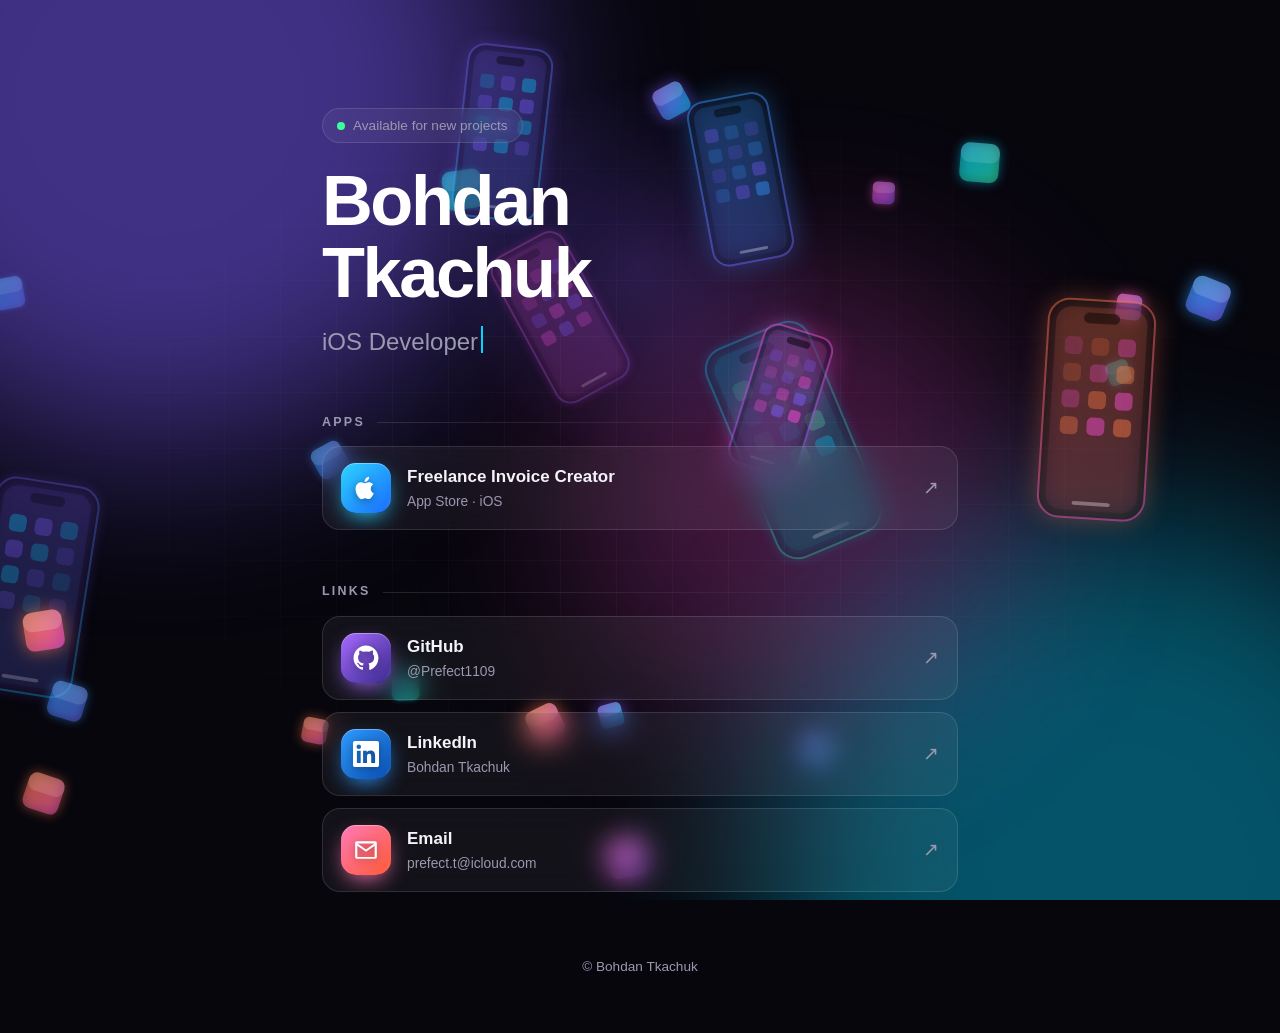
<file: index.html>
<!DOCTYPE html>
<html lang="en">
<head>
  <meta charset="utf-8">
  <title>Bohdan Tkachuk — iOS Developer</title>
  <meta name="description" content="Bohdan Tkachuk — iOS developer. Apps, LinkedIn and GitHub.">
  <meta name="viewport" content="width=device-width, initial-scale=1">
  <meta name="theme-color" content="#07060d">
  <style>
    :root {
      --bg:#07060d; --fg:#f4f3fa; --muted:#9b98b0;
      --glass:rgba(255,255,255,.05); --line:rgba(255,255,255,.12);
      --a:#7c5cff; --b:#00d4ff; --c:#ff4fd8;
    }
    * { box-sizing:border-box; }
    html { scroll-behavior:smooth; }
    body {
      margin:0; min-height:100vh; background:var(--bg); color:var(--fg); overflow-x:hidden;
      font:17px/1.55 -apple-system, BlinkMacSystemFont, "SF Pro Display", "Segoe UI", Roboto, sans-serif;
    }

    /* animated background */
    .bg { position:fixed; inset:0; z-index:-2; overflow:hidden; }
    .blob { position:absolute; width:55vmax; height:55vmax; border-radius:50%; filter:blur(90px); opacity:.5; will-change:transform; }
    .blob.one { background:var(--a); top:-20vmax; left:-15vmax; animation:float1 18s ease-in-out infinite alternate; }
    .blob.two { background:var(--b); bottom:-25vmax; right:-15vmax; opacity:.38; animation:float2 22s ease-in-out infinite alternate; }
    .blob.three { background:var(--c); top:30%; left:45%; width:35vmax; height:35vmax; opacity:.25; animation:float3 26s ease-in-out infinite alternate; }
    @keyframes float1 { to { transform:translate(25vmax,18vmax) scale(1.2); } }
    @keyframes float2 { to { transform:translate(-22vmax,-15vmax) scale(.85); } }
    @keyframes float3 { to { transform:translate(-18vmax,12vmax) scale(1.3); } }
    .grid {
      position:fixed; inset:0; z-index:-1; pointer-events:none;
      background-image:linear-gradient(var(--line) 1px, transparent 1px), linear-gradient(90deg, var(--line) 1px, transparent 1px);
      background-size:56px 56px; opacity:.25;
      -webkit-mask-image:radial-gradient(ellipse at center, #000 20%, transparent 75%);
              mask-image:radial-gradient(ellipse at center, #000 20%, transparent 75%);
    }
    #fx { position:fixed; inset:0; width:100%; height:100%; z-index:-1; pointer-events:none; }
    .cursor-glow {
      position:fixed; width:420px; height:420px; border-radius:50%; pointer-events:none; z-index:-1;
      background:radial-gradient(circle, rgba(124,92,255,.22), transparent 65%);
      transform:translate(-50%,-50%); left:50%; top:30%; transition:opacity .3s;
    }

    main { max-width:680px; margin:0 auto; padding:clamp(56px,12vh,120px) 22px 56px; }

    /* hero */
    .badge {
      display:inline-flex; align-items:center; gap:8px; padding:6px 14px; border-radius:99px;
      background:var(--glass); border:1px solid var(--line); backdrop-filter:blur(10px);
      font-size:.85rem; color:var(--muted); margin-bottom:22px;
    }
    .dot { width:8px; height:8px; border-radius:50%; background:#3dff9a; box-shadow:0 0 0 0 rgba(61,255,154,.7); animation:pulse 2s infinite; }
    @keyframes pulse { 70% { box-shadow:0 0 0 10px rgba(61,255,154,0); } 100% { box-shadow:0 0 0 0 rgba(61,255,154,0); } }

    h1 {
      font-size:clamp(2.6rem,9vw,4.4rem); line-height:1.02; letter-spacing:-.035em; margin:0 0 14px; font-weight:800;
      background:linear-gradient(110deg, #fff 20%, var(--b) 40%, var(--a) 60%, var(--c) 80%, #fff);
      background-size:250% 100%; -webkit-background-clip:text; background-clip:text; color:transparent;
      animation:shine 6s linear infinite;
    }
    @keyframes shine { to { background-position:-250% 0; } }
    .role { font-size:clamp(1.15rem,3.5vw,1.5rem); color:var(--muted); margin:0 0 6px; min-height:1.6em; }
    .caret { display:inline-block; width:2px; height:1.1em; background:var(--b); margin-left:3px; vertical-align:-3px; animation:blink 1s steps(1) infinite; }
    @keyframes blink { 50% { opacity:0; } }

    h2 {
      font-size:.78rem; text-transform:uppercase; letter-spacing:.18em; color:var(--muted);
      margin:52px 0 14px; display:flex; align-items:center; gap:12px;
    }
    h2::after { content:""; flex:1; height:1px; background:linear-gradient(90deg, var(--line), transparent); }

    /* cards */
    .list { display:grid; gap:12px; perspective:900px; }
    a.item {
      position:relative; display:flex; align-items:center; gap:16px; padding:16px 18px; border-radius:18px;
      background:var(--glass); border:1px solid var(--line); backdrop-filter:blur(14px); -webkit-backdrop-filter:blur(14px);
      color:var(--fg); text-decoration:none; overflow:hidden;
      transition:transform .25s ease, border-color .25s, box-shadow .25s;
      transform-style:preserve-3d; will-change:transform;
    }
    a.item::before { /* spotlight following mouse */
      content:""; position:absolute; inset:0; opacity:0; transition:opacity .3s; pointer-events:none;
      background:radial-gradient(260px circle at var(--mx,50%) var(--my,50%), rgba(124,92,255,.28), transparent 70%);
    }
    a.item:hover { border-color:rgba(124,92,255,.7); box-shadow:0 12px 40px -12px rgba(124,92,255,.55); }
    a.item:hover::before { opacity:1; }
    a.item:focus-visible { outline:2px solid var(--b); outline-offset:3px; }
    .ico {
      --g1:var(--a); --g2:var(--b);
      position:relative; flex:none; width:50px; height:50px; border-radius:15px; display:grid; place-items:center;
      background:linear-gradient(135deg, var(--g1), var(--g2));
      box-shadow:0 8px 22px -6px var(--g1), inset 0 1px 0 rgba(255,255,255,.35);
      transition:transform .45s cubic-bezier(.34,1.56,.64,1), box-shadow .3s;
    }
    .ico::before { /* spinning glow ring */
      content:""; position:absolute; inset:-3px; border-radius:18px; z-index:-1; opacity:0; transition:opacity .3s;
      background:conic-gradient(from 0deg, var(--g1), var(--g2), var(--c), var(--g1));
      filter:blur(6px); animation:spin 3s linear infinite paused;
    }
    .ico::after { /* shine sweep */
      content:""; position:absolute; inset:0; border-radius:inherit; overflow:hidden;
      background:linear-gradient(115deg, transparent 35%, rgba(255,255,255,.55) 50%, transparent 65%);
      background-size:250% 100%; background-position:150% 0; transition:background-position .7s;
    }
    a.item:hover .ico { transform:scale(1.14) rotate(-8deg); box-shadow:0 12px 30px -4px var(--g1), inset 0 1px 0 rgba(255,255,255,.4); }
    a.item:hover .ico::before { opacity:.9; animation-play-state:running; }
    a.item:hover .ico::after { background-position:-50% 0; }
    .ico svg { position:relative; z-index:1; width:26px; height:26px; fill:#fff; filter:drop-shadow(0 2px 4px rgba(0,0,0,.35)); animation:bob 3.6s ease-in-out infinite; }
    a.item:hover .ico svg { animation:wiggle .6s ease; }
    .ico.apple    { --g1:#8e8e93; --g2:#2c2c2e; }
    .ico.store    { --g1:#2dd4ff; --g2:#1a6bff; }
    .ico.github   { --g1:#a66bff; --g2:#3b2a8f; }
    .ico.linkedin { --g1:#2f9bff; --g2:#0a4fb3; }
    .ico.mail     { --g1:#ff7ab8; --g2:#ff5a36; }
    @keyframes spin { to { transform:rotate(360deg); } }
    @keyframes bob { 50% { transform:translateY(-2px); } }
    @keyframes wiggle { 25% { transform:rotate(-14deg) scale(1.1); } 55% { transform:rotate(10deg) scale(1.1); } 100% { transform:rotate(0); } }
    .txt { flex:1; min-width:0; }
    .txt b { display:block; font-weight:650; }
    .txt small { color:var(--muted); font-size:.86rem; overflow:hidden; text-overflow:ellipsis; white-space:nowrap; display:block; }
    .arrow { color:var(--muted); transition:transform .25s, color .25s; font-size:1.2rem; }
    a.item:hover .arrow { transform:translate(4px,-4px); color:var(--fg); }

    footer { margin-top:64px; color:var(--muted); font-size:.85rem; text-align:center; }

    /* entrance animation */
    .reveal { opacity:0; transform:translateY(24px); animation:in .8s cubic-bezier(.2,.8,.2,1) forwards; animation-delay:calc(var(--i,0) * 110ms + 100ms); }
    @keyframes in { to { opacity:1; transform:none; } }

    @media (prefers-reduced-motion: reduce) {
      *, *::before, *::after { animation-duration:.001s !important; animation-iteration-count:1 !important; transition:none !important; }
    }
  </style>
</head>
<body>
  <div class="bg"><div class="blob one"></div><div class="blob two"></div><div class="blob three"></div></div>
  <canvas id="fx"></canvas>
  <div class="grid"></div>
  <div class="cursor-glow" id="glow"></div>

  <main>
    <div class="badge reveal" style="--i:0"><span class="dot"></span> Available for new projects</div>
    <h1 class="reveal" style="--i:1">Bohdan<br>Tkachuk</h1>
    <p class="role reveal" style="--i:2"><span id="type"></span><span class="caret"></span></p>

    <h2 class="reveal" style="--i:3">Apps</h2>
    <div class="list">
      <a class="item reveal" style="--i:4" href="https://apps.apple.com/us/app/freelance-invoice-creator/id6751070527" target="_blank" rel="noopener">
        <span class="ico store"><svg viewBox="0 0 24 24"><path d="M16.37 12.6c-.03-2.6 2.13-3.85 2.23-3.91-1.21-1.77-3.1-2.01-3.77-2.04-1.6-.16-3.13.95-3.94.95-.82 0-2.07-.93-3.4-.9-1.75.03-3.36 1.02-4.26 2.58-1.82 3.15-.47 7.82 1.3 10.38.87 1.25 1.9 2.66 3.26 2.61 1.31-.05 1.8-.85 3.38-.85 1.58 0 2.03.85 3.4.82 1.41-.02 2.3-1.28 3.16-2.54 1-1.46 1.41-2.87 1.43-2.94-.03-.01-2.75-1.05-2.78-4.16zM13.76 4.96c.72-.87 1.2-2.08 1.07-3.29-1.04.04-2.29.69-3.04 1.56-.67.77-1.25 2-1.1 3.19 1.16.09 2.35-.59 3.07-1.46z"/></svg></span>
        <span class="txt"><b>Freelance Invoice Creator</b><small>App Store · iOS</small></span>
        <span class="arrow">↗</span>
      </a>
    </div>

    <h2 class="reveal" style="--i:5">Links</h2>
    <div class="list">
      <a class="item reveal" style="--i:6" href="https://github.com/Prefect1109" target="_blank" rel="noopener">
        <span class="ico github"><svg viewBox="0 0 24 24"><path d="M12 .5C5.7.5.5 5.7.5 12c0 5.1 3.3 9.4 7.9 10.9.6.1.8-.3.8-.6v-2c-3.2.7-3.9-1.5-3.9-1.5-.5-1.3-1.3-1.7-1.3-1.7-1-.7.1-.7.1-.7 1.2.1 1.8 1.2 1.8 1.2 1 1.8 2.8 1.3 3.4 1 .1-.8.4-1.3.7-1.6-2.6-.3-5.3-1.3-5.3-5.7 0-1.3.5-2.3 1.2-3.1-.1-.3-.5-1.5.1-3.1 0 0 1-.3 3.2 1.2a11 11 0 0 1 5.8 0c2.2-1.5 3.200-1.2 3.200-1.200.6 1.600.2 2.800.1 3.100.8.800 1.200 1.800 1.200 3.100 0 4.400-2.700 5.400-5.300 5.700.4.400.8 1.100.8 2.200v3.200c0 .3.2.7.8.6A11.500 11.500 0 0 0 23.500 12C23.500 5.700 18.300.5 12 .5z"/></svg></span>
        <span class="txt"><b>GitHub</b><small>@Prefect1109</small></span>
        <span class="arrow">↗</span>
      </a>
      <a class="item reveal" style="--i:7" href="https://www.linkedin.com/in/bogdan-tkachuk/" target="_blank" rel="noopener">
        <span class="ico linkedin"><svg viewBox="0 0 24 24"><path d="M20.4 20.4h-3.600v-5.600c0-1.300 0-3-1.800-3s-2.100 1.400-2.100 2.900v5.700H9.300V9h3.400v1.600c.5-.9 1.600-1.800 3.400-1.800 3.600 0 4.300 2.400 4.300 5.500v6.100zM5.300 7.400a2.100 2.100 0 1 1 0-4.200 2.100 2.100 0 0 1 0 4.200zM7.100 20.400H3.600V9h3.500v11.400zM22.200 0H1.800C.8 0 0 .8 0 1.700v20.600c0 .9.8 1.700 1.800 1.700h20.400c1 0 1.800-.8 1.800-1.700V1.700C24 .8 23.200 0 22.200 0z"/></svg></span>
        <span class="txt"><b>LinkedIn</b><small>Bohdan Tkachuk</small></span>
        <span class="arrow">↗</span>
      </a>
      <a class="item reveal" style="--i:8" href="mailto:prefect.t@icloud.com">
        <span class="ico mail"><svg viewBox="0 0 24 24"><path d="M2 5.500C2 4.700 2.700 4 3.500 4h17c.8 0 1.500.7 1.500 1.500v13c0 .8-.7 1.500-1.500 1.500h-17c-.8 0-1.500-.7-1.500-1.500v-13zm2.200.5L12 11.500 19.800 6H4.200zM20 8l-8 5.600L4 8v10.500h16V8z"/></svg></span>
        <span class="txt"><b>Email</b><small>prefect.t@icloud.com</small></span>
        <span class="arrow">↗</span>
      </a>
    </div>

    <footer class="reveal" style="--i:9">© Bohdan Tkachuk</footer>
  </main>

  <script>
    // typing effect
    (function () {
      var words = ["iOS Developer", "App Store publisher", "Building things for iPhone"];
      var el = document.getElementById("type"), w = 0, c = 0, del = false;
      if (window.matchMedia("(prefers-reduced-motion: reduce)").matches) { el.textContent = words[0]; return; }
      function tick() {
        var word = words[w];
        el.textContent = word.slice(0, c);
        if (!del && c === word.length) { del = true; return setTimeout(tick, 1600); }
        if (del && c === 0) { del = false; w = (w + 1) % words.length; return setTimeout(tick, 350); }
        c += del ? -1 : 1;
        setTimeout(tick, del ? 30 : 70);
      }
      setTimeout(tick, 900);
    })();


    // living background: floating iPhones + app icons
    (function () {
      var cv = document.getElementById("fx"), ctx = cv.getContext("2d");
      var reduce = window.matchMedia("(prefers-reduced-motion: reduce)").matches;
      var W, H, dpr, items = [], mx = 0, my = 0, tx = 0, ty = 0, t = 0;
      var PAL = [["#7c5cff", "#00d4ff"], ["#ff4fd8", "#7c5cff"], ["#00d4ff", "#3dff9a"], ["#ff7a45", "#ff4fd8"], ["#2f9bff", "#7c5cff"]];

      function rr(x, y, w, h, r) {
        ctx.beginPath();
        ctx.moveTo(x + r, y); ctx.arcTo(x + w, y, x + w, y + h, r); ctx.arcTo(x + w, y + h, x, y + h, r);
        ctx.arcTo(x, y + h, x, y, r); ctx.arcTo(x, y, x + w, y, r); ctx.closePath();
      }

      function size() {
        dpr = Math.min(window.devicePixelRatio || 1, 2);
        W = cv.width = innerWidth * dpr; H = cv.height = innerHeight * dpr;
        items = [];
        var phones = innerWidth < 700 ? 4 : 7, icons = innerWidth < 700 ? 10 : 18, i;
        for (i = 0; i < phones; i++) items.push({
          k: "phone", x: Math.random() * W, y: Math.random() * H, z: .35 + Math.random() * .65,
          s: (70 + Math.random() * 60) * dpr, rot: (Math.random() - .5) * .9, vr: (Math.random() - .5) * .0016,
          vy: -(.12 + Math.random() * .25) * dpr, ph: Math.random() * 6.28, pal: PAL[i % PAL.length]
        });
        for (i = 0; i < icons; i++) items.push({
          k: "icon", x: Math.random() * W, y: Math.random() * H, z: .3 + Math.random() * .7,
          s: (20 + Math.random() * 20) * dpr, rot: (Math.random() - .5) * .8, vr: (Math.random() - .5) * .003,
          vy: -(.18 + Math.random() * .35) * dpr, ph: Math.random() * 6.28, pal: PAL[(i + 2) % PAL.length]
        });
        items.sort(function (a, b) { return a.z - b.z; });
      }
      addEventListener("resize", size); size();
      addEventListener("pointermove", function (e) { tx = (e.clientX / innerWidth - .5); ty = (e.clientY / innerHeight - .5); });

      function phone(it, x, y) {
        var w = it.s, h = it.s * 2.05, r = w * .2;
        ctx.save(); ctx.translate(x, y); ctx.rotate(it.rot + Math.sin(t * .5 + it.ph) * .08);
        ctx.globalAlpha = .12 + it.z * .38;
        // body glow
        ctx.shadowColor = it.pal[0]; ctx.shadowBlur = 28 * dpr * it.z;
        rr(-w / 2, -h / 2, w, h, r);
        ctx.fillStyle = "rgba(10,9,20,.75)"; ctx.fill();
        ctx.shadowBlur = 0;
        ctx.lineWidth = 2 * dpr; var g = ctx.createLinearGradient(-w / 2, -h / 2, w / 2, h / 2);
        g.addColorStop(0, it.pal[0]); g.addColorStop(1, it.pal[1]); ctx.strokeStyle = g; ctx.stroke();
        // screen
        var m = w * .07; rr(-w / 2 + m, -h / 2 + m, w - 2 * m, h - 2 * m, r * .75);
        var sg = ctx.createLinearGradient(0, -h / 2, 0, h / 2);
        sg.addColorStop(0, it.pal[0] + "55"); sg.addColorStop(1, it.pal[1] + "22"); ctx.fillStyle = sg; ctx.fill();
        // dynamic island
        rr(-w * .17, -h / 2 + m * 1.7, w * .34, w * .1, w * .05); ctx.fillStyle = "#000"; ctx.fill();
        // mini app grid, pulsing
        var cols = 3, rows = 4, cell = (w - 2 * m) / (cols + .6), gx = -w / 2 + m + cell * .4, gy = -h / 2 + m * 5;
        for (var yy = 0; yy < rows; yy++) for (var xx = 0; xx < cols; xx++) {
          var pu = .5 + .5 * Math.sin(t * 1.6 + it.ph + xx * .9 + yy * .7);
          rr(gx + xx * cell * 1.05, gy + yy * cell * 1.05, cell * .7, cell * .7, cell * .2);
          ctx.fillStyle = (xx + yy) % 2 ? it.pal[0] : it.pal[1]; ctx.globalAlpha = (.12 + it.z * .38) * (.35 + pu * .65); ctx.fill();
        }
        ctx.globalAlpha = .12 + it.z * .38;
        // home indicator
        rr(-w * .18, h / 2 - m * 2.2, w * .36, w * .035, w * .02); ctx.fillStyle = "rgba(255,255,255,.7)"; ctx.fill();
        ctx.restore();
      }

      function icon(it, x, y) {
        var s = it.s;
        ctx.save(); ctx.translate(x, y); ctx.rotate(it.rot + Math.sin(t * .7 + it.ph) * .12);
        ctx.globalAlpha = .15 + it.z * .5; ctx.shadowColor = it.pal[0]; ctx.shadowBlur = 18 * dpr * it.z;
        rr(-s / 2, -s / 2, s, s, s * .225);
        var g = ctx.createLinearGradient(-s / 2, -s / 2, s / 2, s / 2);
        g.addColorStop(0, it.pal[0]); g.addColorStop(1, it.pal[1]); ctx.fillStyle = g; ctx.fill();
        ctx.shadowBlur = 0; ctx.fillStyle = "rgba(255,255,255,.28)";
        rr(-s / 2, -s / 2, s, s * .5, s * .225); ctx.fill();
        ctx.restore();
      }

      function frame() {
        t += .016; mx += (tx - mx) * .04; my += (ty - my) * .04;
        ctx.clearRect(0, 0, W, H);
        for (var i = 0; i < items.length; i++) {
          var it = items[i];
          it.y += it.vy * (reduce ? 0 : 1); it.rot += it.vr * (reduce ? 0 : 1);
          var m = it.s * 2.5;
          if (it.y < -m) { it.y = H + m; it.x = Math.random() * W; }
          var x = it.x + Math.sin(t * .6 + it.ph) * 18 * dpr - mx * 90 * it.z * dpr;
          var y = it.y + Math.cos(t * .5 + it.ph) * 12 * dpr - my * 90 * it.z * dpr;
          (it.k === "phone" ? phone : icon)(it, x, y);
        }
        if (!reduce) requestAnimationFrame(frame);
      }
      frame();
    })();

    // cursor glow
    var glow = document.getElementById("glow");
    window.addEventListener("pointermove", function (e) {
      glow.style.left = e.clientX + "px"; glow.style.top = e.clientY + "px";
    });

    // 3D tilt + spotlight on cards
    document.querySelectorAll("a.item").forEach(function (card) {
      card.addEventListener("pointermove", function (e) {
        var r = card.getBoundingClientRect(), x = e.clientX - r.left, y = e.clientY - r.top;
        card.style.setProperty("--mx", x + "px"); card.style.setProperty("--my", y + "px");
        var rx = ((y / r.height) - .5) * -8, ry = ((x / r.width) - .5) * 8;
        card.style.transform = "rotateX(" + rx + "deg) rotateY(" + ry + "deg) translateY(-2px)";
      });
      card.addEventListener("pointerleave", function () { card.style.transform = ""; });
    });
  </script>
</body>
</html>
</file>
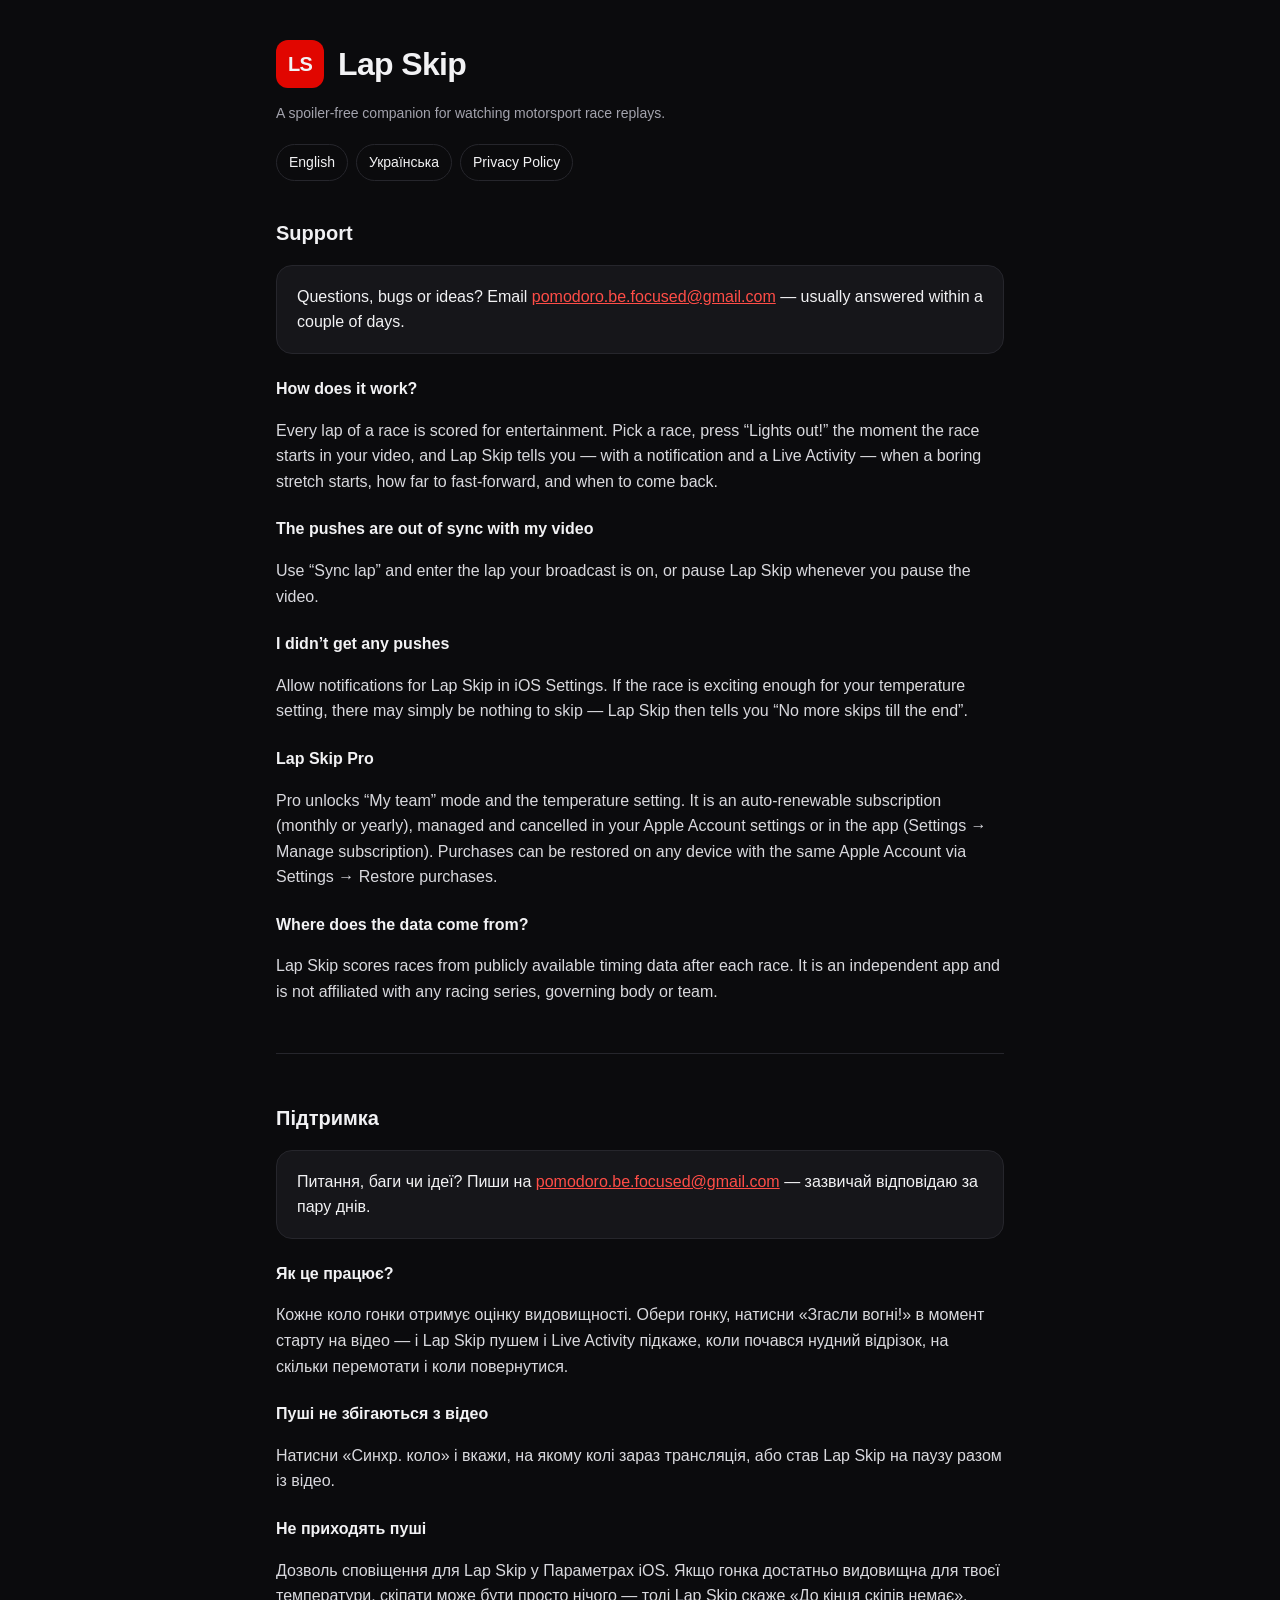
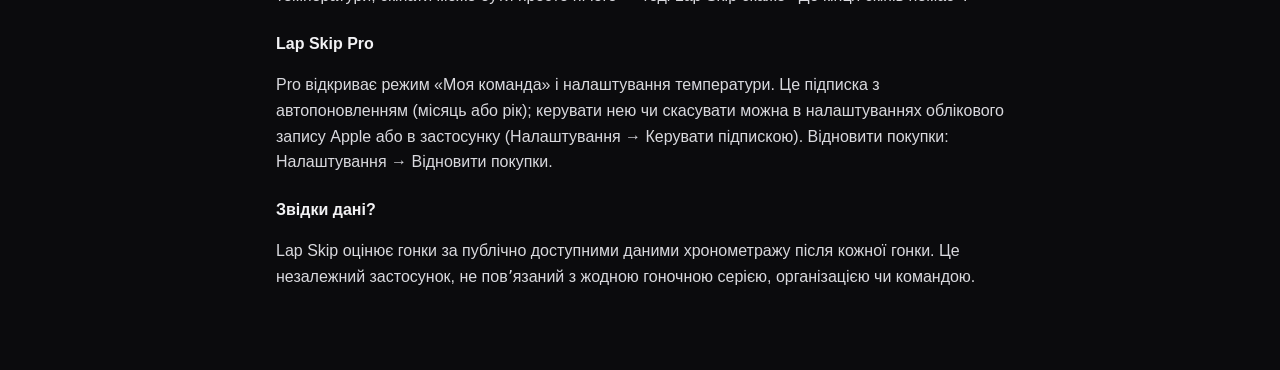
<file: lapskip/index.html>
<!doctype html>
<html lang="en">
<head>
<meta charset="utf-8"><meta name="viewport" content="width=device-width,initial-scale=1">
<title>Lap Skip — Support</title>
<meta name="description" content="Lap Skip: a spoiler-free companion for race replays. Support, FAQ and contact.">
<link rel="stylesheet" href="/lapskip/style.css">
</head>
<body><main>
<header><div class="logo">LS</div><h1>Lap Skip</h1></header>
<p class="muted">A spoiler-free companion for watching motorsport race replays.</p>
<div class="lang"><a href="#en">English</a><a href="#uk">Українська</a><a href="https://prefect1109.github.io/lap-skip-private-policy/">Privacy Policy</a></div>

<section id="en">
<h2>Support</h2>
<div class="card">Questions, bugs or ideas? Email <a href="mailto:pomodoro.be.focused@gmail.com?subject=Lap%20Skip">pomodoro.be.focused@gmail.com</a> — usually answered within a couple of days.</div>
<h3>How does it work?</h3>
<p>Every lap of a race is scored for entertainment. Pick a race, press “Lights out!” the moment the race starts in your video, and Lap Skip tells you — with a notification and a Live Activity — when a boring stretch starts, how far to fast-forward, and when to come back.</p>
<h3>The pushes are out of sync with my video</h3>
<p>Use “Sync lap” and enter the lap your broadcast is on, or pause Lap Skip whenever you pause the video.</p>
<h3>I didn’t get any pushes</h3>
<p>Allow notifications for Lap Skip in iOS Settings. If the race is exciting enough for your temperature setting, there may simply be nothing to skip — Lap Skip then tells you “No more skips till the end”.</p>
<h3>Lap Skip Pro</h3>
<p>Pro unlocks “My team” mode and the temperature setting. It is an auto-renewable subscription (monthly or yearly), managed and cancelled in your Apple Account settings or in the app (Settings → Manage subscription). Purchases can be restored on any device with the same Apple Account via Settings → Restore purchases.</p>
<h3>Where does the data come from?</h3>
<p>Lap Skip scores races from publicly available timing data after each race. It is an independent app and is not affiliated with any racing series, governing body or team.</p>
</section>

<hr>
<section id="uk" lang="uk">
<h2>Підтримка</h2>
<div class="card">Питання, баги чи ідеї? Пиши на <a href="mailto:pomodoro.be.focused@gmail.com?subject=Lap%20Skip">pomodoro.be.focused@gmail.com</a> — зазвичай відповідаю за пару днів.</div>
<h3>Як це працює?</h3>
<p>Кожне коло гонки отримує оцінку видовищності. Обери гонку, натисни «Згасли вогні!» в момент старту на відео — і Lap Skip пушем і Live Activity підкаже, коли почався нудний відрізок, на скільки перемотати і коли повернутися.</p>
<h3>Пуші не збігаються з відео</h3>
<p>Натисни «Синхр. коло» і вкажи, на якому колі зараз трансляція, або став Lap Skip на паузу разом із відео.</p>
<h3>Не приходять пуші</h3>
<p>Дозволь сповіщення для Lap Skip у Параметрах iOS. Якщо гонка достатньо видовищна для твоєї температури, скіпати може бути просто нічого — тоді Lap Skip скаже «До кінця скіпів немає».</p>
<h3>Lap Skip Pro</h3>
<p>Pro відкриває режим «Моя команда» і налаштування температури. Це підписка з автопоновленням (місяць або рік); керувати нею чи скасувати можна в налаштуваннях облікового запису Apple або в застосунку (Налаштування → Керувати підпискою). Відновити покупки: Налаштування → Відновити покупки.</p>
<h3>Звідки дані?</h3>
<p>Lap Skip оцінює гонки за публічно доступними даними хронометражу після кожної гонки. Це незалежний застосунок, не повʼязаний з жодною гоночною серією, організацією чи командою.</p>
</section>
</main></body></html>
</file>
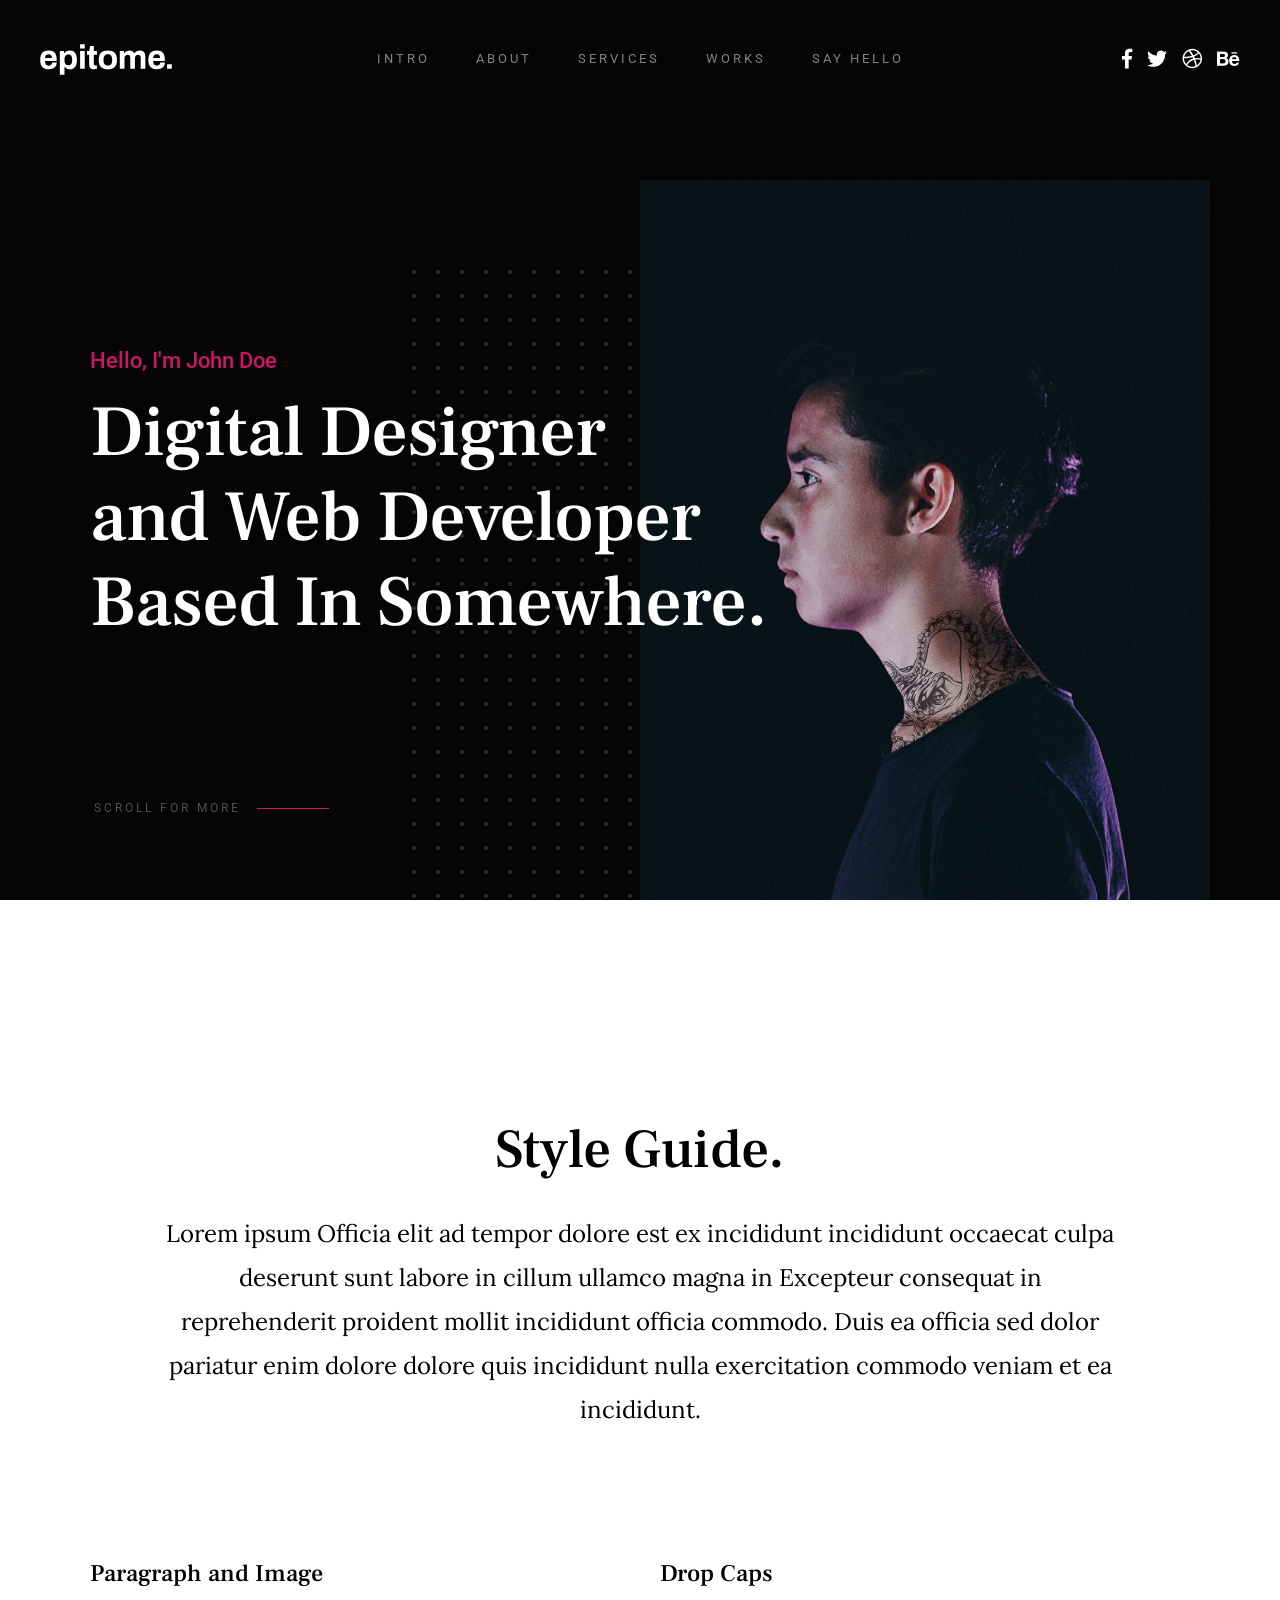
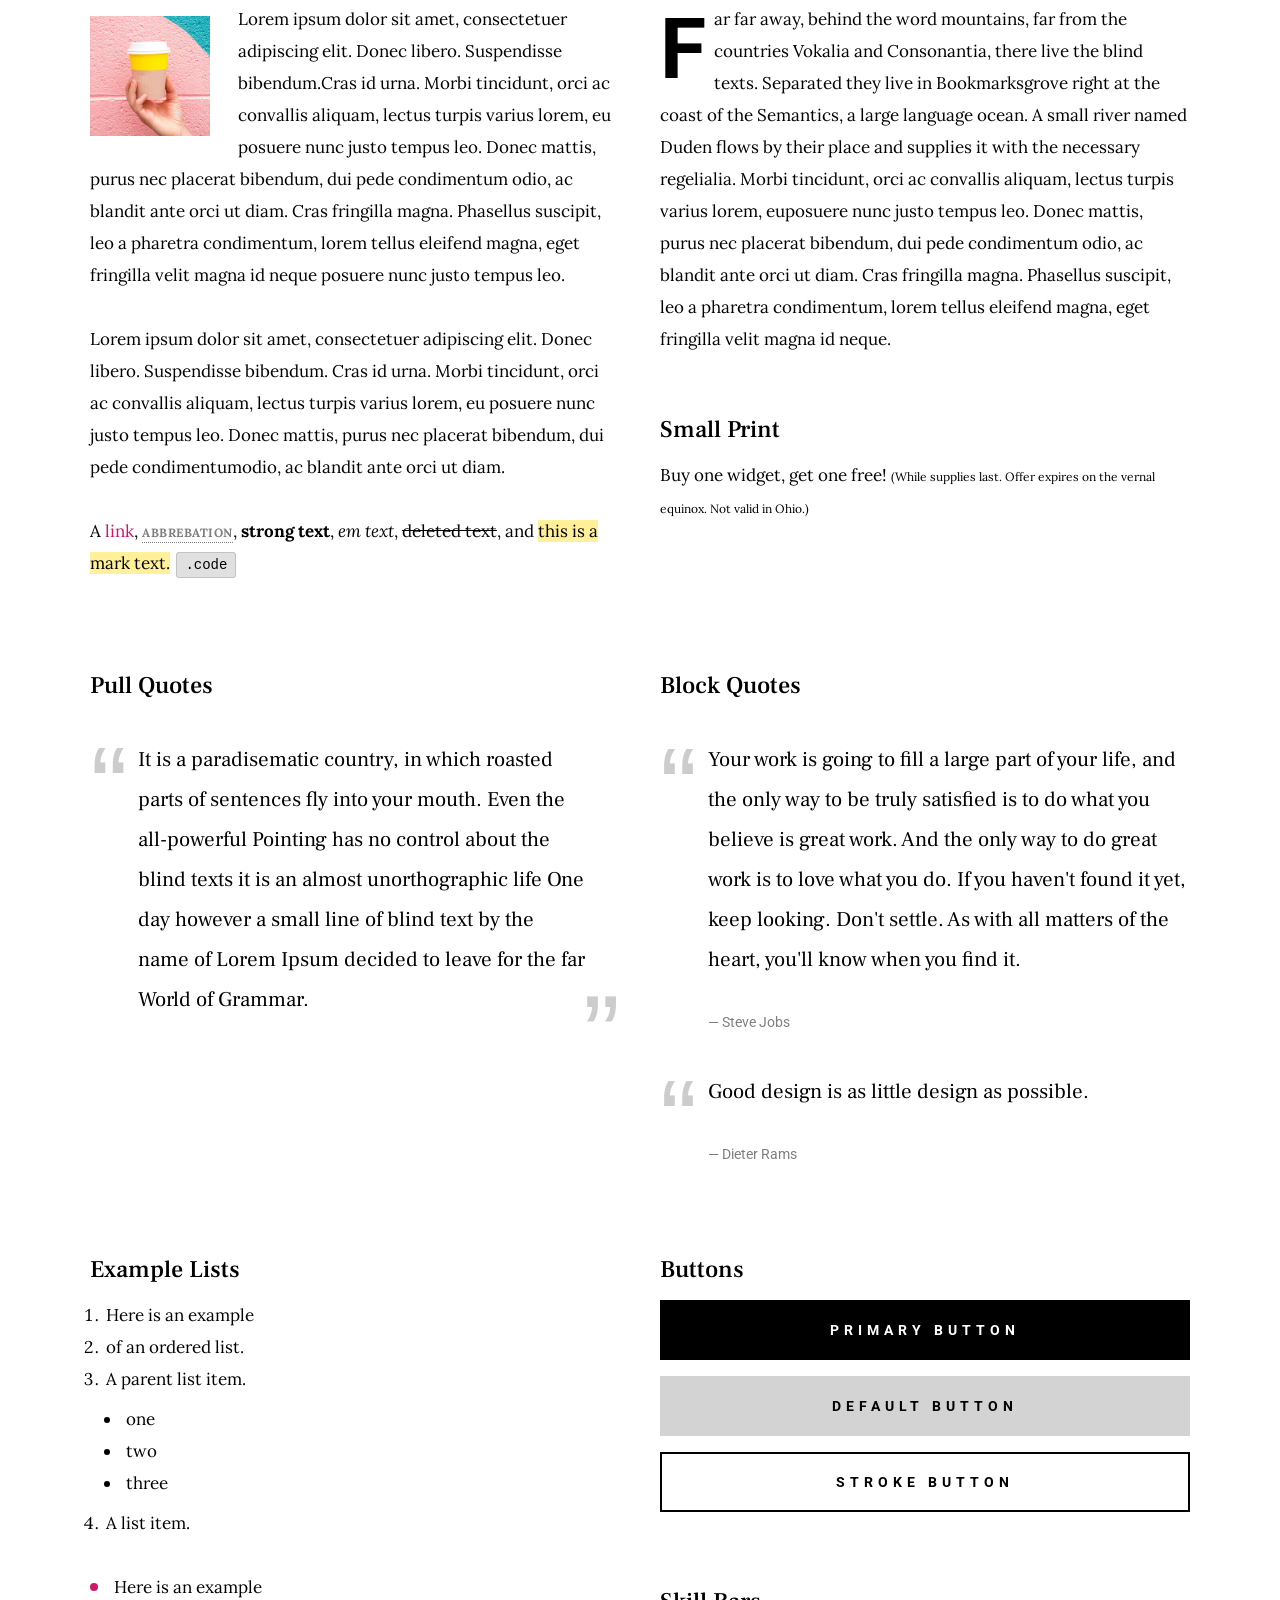
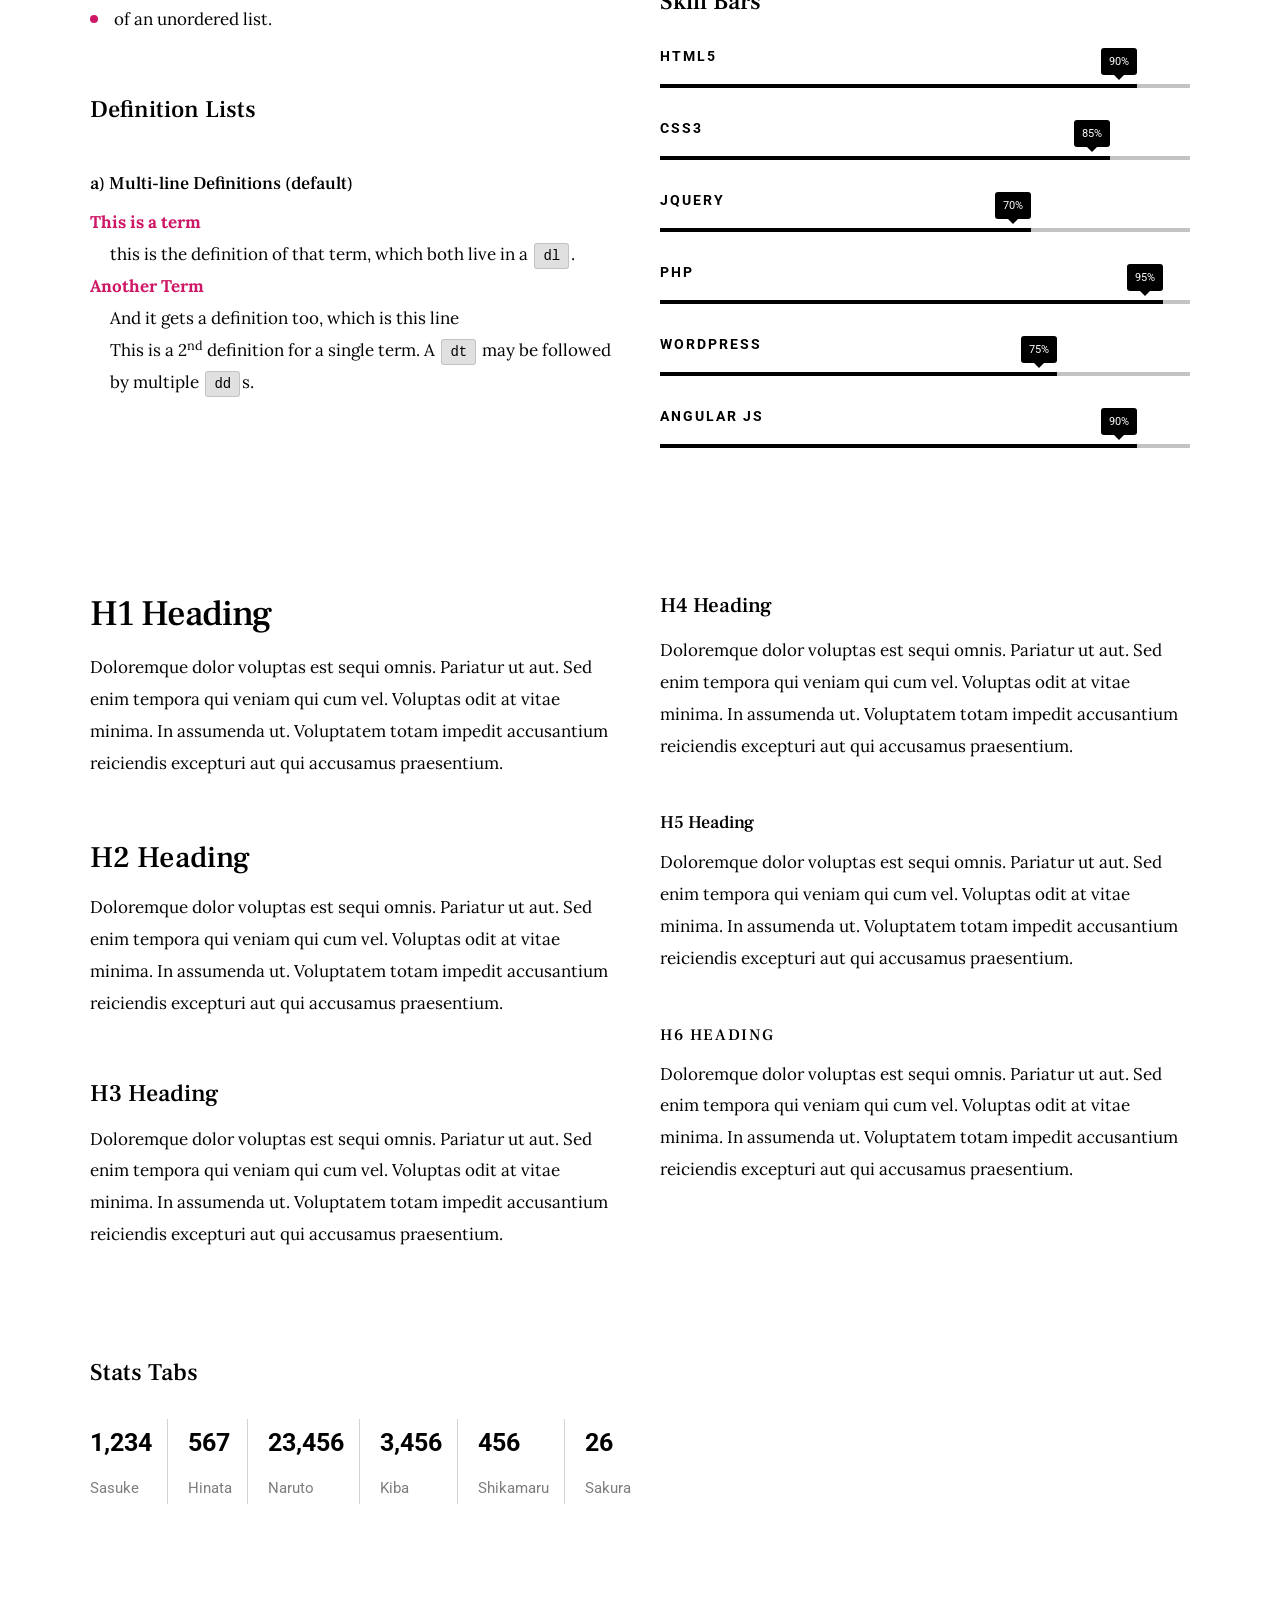
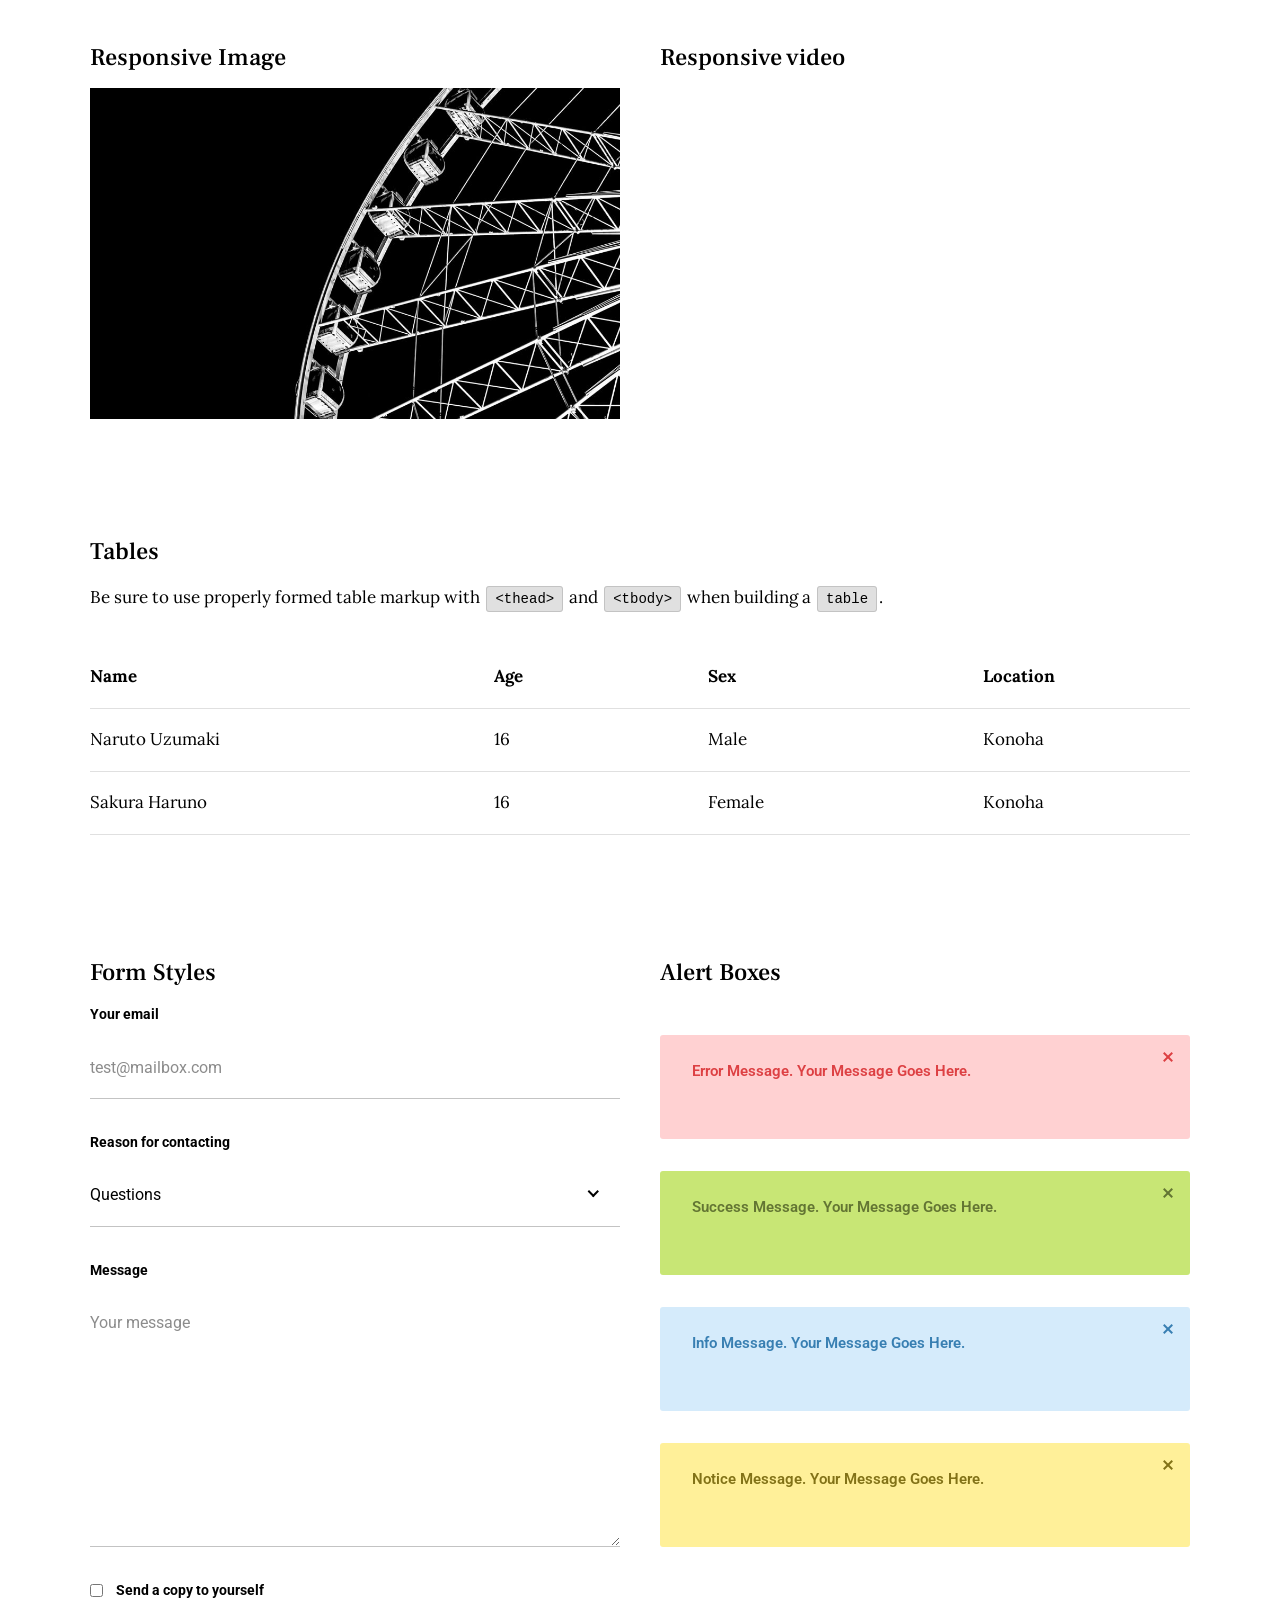
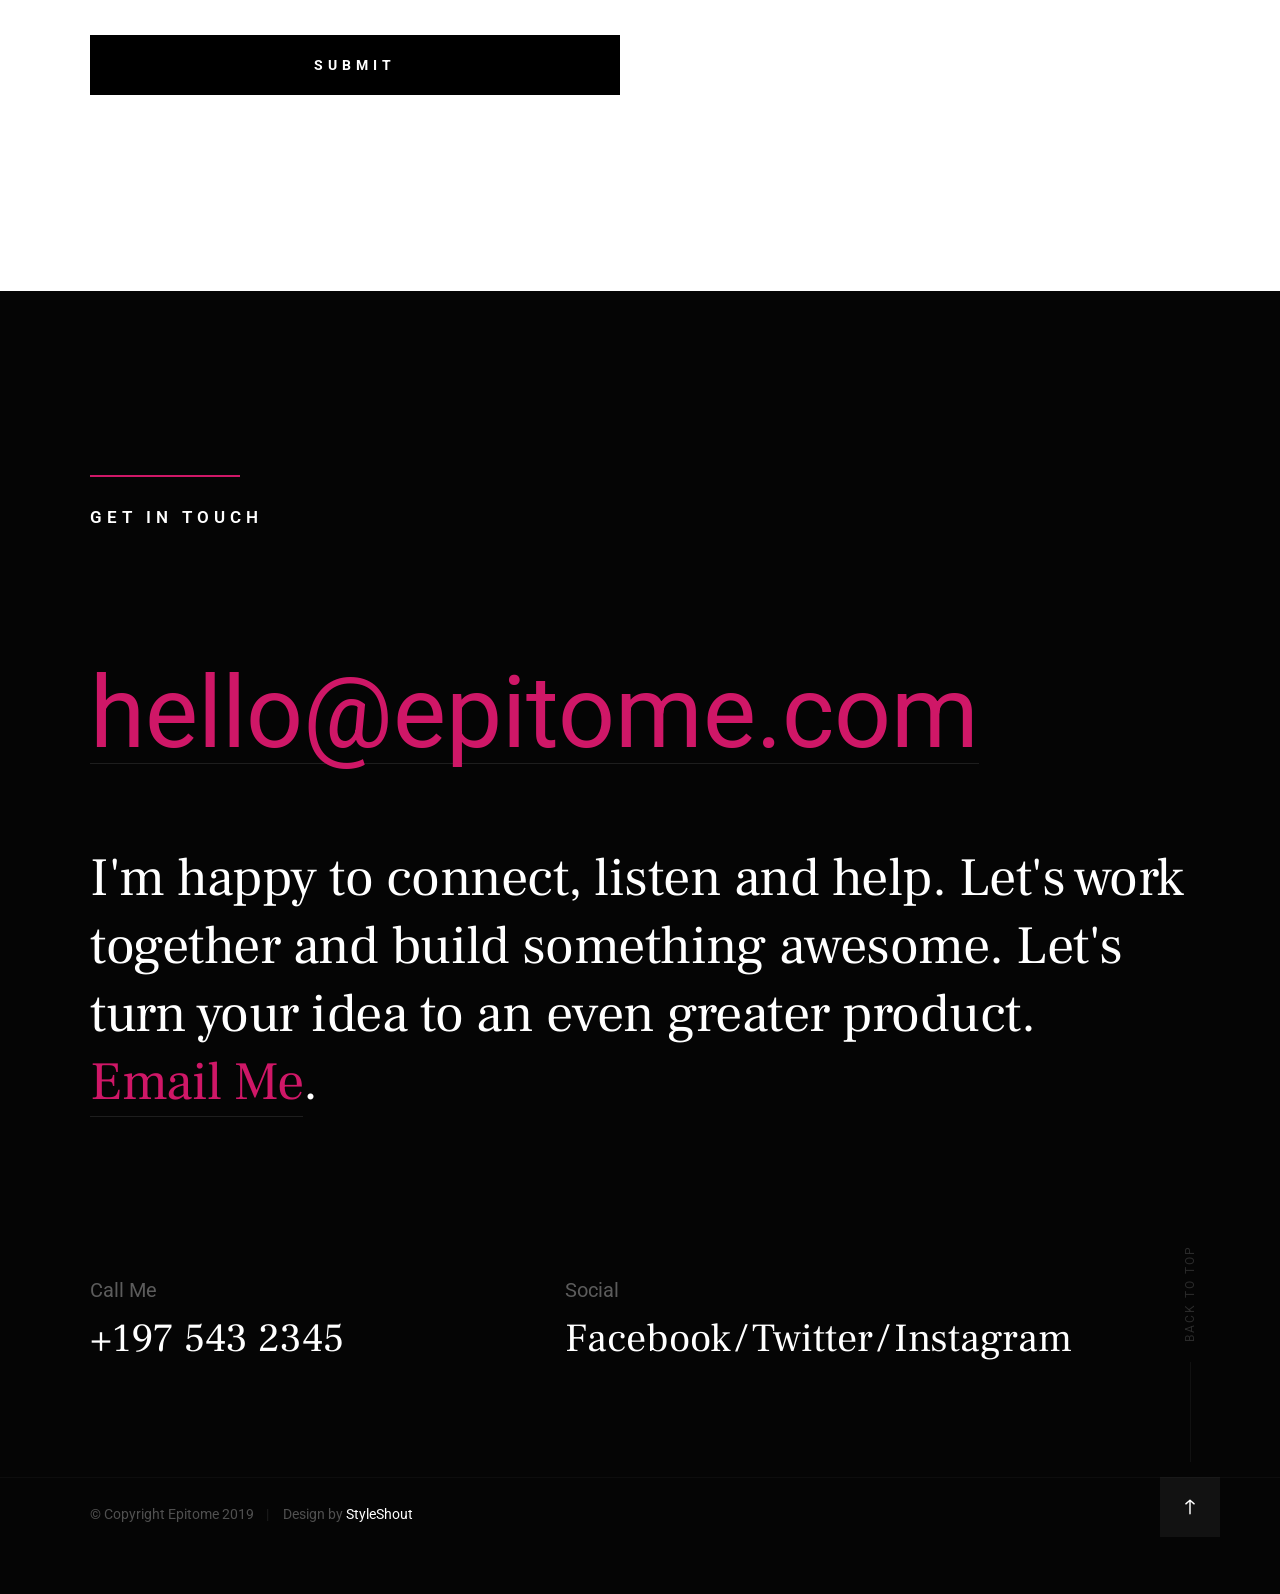
<file: styles.html>
<!DOCTYPE html>
<html class="no-js" lang="en">
<head>

    <!--- basic page needs
    ================================================== -->
    <meta charset="utf-8">
    <title>Epitome - Styles</title>
    <meta name="description" content="">
    <meta name="author" content="">

    <!-- mobile specific metas
    ================================================== -->
    <meta name="viewport" content="width=device-width, initial-scale=1">

    <!-- CSS
    ================================================== -->
    <link rel="stylesheet" href="css/base.css">
    <link rel="stylesheet" href="css/vendor.css">
    <link rel="stylesheet" href="css/main.css">

    <style type="text/css" media="screen">
        .s-styles { 
            background-color: #ffffff;
            padding-top: 21.6rem;
            padding-bottom: 14.8rem;
        }

        .display-1 {
            font-family: "Frank Ruhl Libre", serif;
            font-size: 5.5rem;
            line-height: 1.236;
            letter-spacing: -0.03rem;
            margin-top: 0;
            margin-bottom: 2.8rem;
        }
    </style>

    <!-- script
    ================================================== -->
    <script src="js/modernizr.js"></script>
    <script src="js/pace.min.js"></script>

    <!-- favicons
    ================================================== -->
    <link rel="apple-touch-icon" sizes="180x180" href="apple-touch-icon.png">
    <link rel="icon" type="image/png" sizes="32x32" href="favicon-32x32.png">
    <link rel="icon" type="image/png" sizes="16x16" href="favicon-16x16.png">
    <link rel="manifest" href="site.webmanifest">

</head>

<body id="top">

    <div id="preloader">
        <div id="loader"></div>
    </div>

    <!-- site header
    ================================================== -->
    <header class="s-header">

        <div class="header-logo">
            <a class="site-logo" href="index.html">
                <img src="images/logo.svg" alt="Homepage">
            </a>
        </div>

        <nav class="header-nav-wrap">
            <ul class="header-main-nav">
                <li class="current"><a href="index.html#intro" title="intro">Intro</a></li>
                <li><a href="index.html#about" title="about">About</a></li>
                <li><a href="index.html#services" title="services">Services</a></li>
                <li><a href="index.html#works" title="works">Works</a></li>
                <li><a class="smoothscroll" href="#contact" title="contact us">Say Hello</a></li>	
            </ul>

            <ul class="header-social">
                <li><a href="#0"><i class="fab fa-facebook-f" aria-hidden="true"></i></a></li>
                <li><a href="#0"><i class="fab fa-twitter" aria-hidden="true"></i></a></li>
                <li><a href="#0"><i class="fab fa-dribbble" aria-hidden="true"></i></a></li>
                <li><a href="#0"><i class="fab fa-behance" aria-hidden="true"></i></a></li>
            </ul>
        </nav>

        <a class="header-menu-toggle" href="#"><span>Menu</span></a>

    </header> <!-- end s-header -->


    <!-- intro
    ================================================== -->
    <section id="intro" class="s-intro target-section">

        <div class="row intro-content">

            <div class="column large-9 mob-full intro-text">
                <h3>Hello, I'm John Doe</h3>
                <h1>
                    Digital Designer <br>
                    and Web Developer <br>
                    Based In Somewhere.
                </h1>
            </div>

            <div class="intro-scroll">
                <a href="#styles" class="intro-scroll-link smoothscroll">
                    Scroll For More
                </a>
            </div>

            <div class="intro-grid"></div>
            <div class="intro-pic"></div>

        </div> <!-- end row -->

    </section> <!-- end intro -->


    <!-- styles
    ================================================== -->
    <section id="styles" class="s-styles">
        
        <div class="row narrow section-intro add-bottom text-center">

            <div class="column large-full">

                <h1 class="display-1">Style Guide.</h1>

                <p class="lead">Lorem ipsum Officia elit ad tempor dolore est ex incididunt incididunt occaecat culpa deserunt 
                sunt labore in cillum ullamco magna in Excepteur consequat in reprehenderit proident mollit incididunt officia commodo.
                Duis ea officia sed dolor pariatur enim dolore dolore quis incididunt nulla exercitation commodo veniam et ea incididunt.
                </p>

            </div>

        </div>

        <div class="row">

            <div class="column large-6 tab-full">

                <h3>Paragraph and Image</h3>

                <p><a href="#"><img width="120" height="120" class="pull-left" alt="sample-image" src="images/sample-image.jpg"></a>
                Lorem ipsum dolor sit amet, consectetuer adipiscing elit. Donec libero. Suspendisse bibendum.Cras id urna. Morbi 
                tincidunt, orci ac convallis aliquam, lectus turpis varius lorem, eu posuere nunc justo tempus leo. Donec mattis, 
                purus nec placerat bibendum, dui pede condimentum odio, ac blandit ante orci ut diam. Cras fringilla magna. 
                Phasellus suscipit, leo a pharetra condimentum, lorem tellus eleifend magna, eget fringilla velit magna id 
                neque posuere nunc justo tempus leo. </p>

                <p>
                Lorem ipsum dolor sit amet, consectetuer adipiscing elit. Donec libero. Suspendisse bibendum. Cras id urna. 
                Morbi tincidunt, orci ac convallis aliquam, lectus turpis varius lorem, eu posuere nunc justo tempus leo. 
                Donec mattis, purus nec placerat bibendum, dui pede condimentumodio, ac blandit ante orci ut diam.	
                </p>

                <p>A <a href="#">link</a>,
                <abbr title="this really isn't a very good description">abbrebation</abbr>,
                <strong>strong text</strong>,
                <em>em text</em>,
                <del>deleted text</del>, and
                <mark>this is a mark text.</mark>
                <code>.code</code>
                </p>

            </div>

            <div class="column large-6 tab-full">

                <h3>Drop Caps</h3>

                <p class="drop-cap">Far far away, behind the word mountains, far from the countries Vokalia and Consonantia,
                there live the blind texts. Separated they live in Bookmarksgrove right at the coast of the
                Semantics, a large language ocean. A small river named Duden flows by their place and supplies it with the 
                necessary regelialia. Morbi tincidunt, orci ac convallis aliquam, lectus turpis varius lorem, 
                euposuere nunc justo tempus leo. Donec mattis, purus nec placerat bibendum, dui pede condimentum odio, 
                ac blandit ante orci ut diam. Cras fringilla magna. Phasellus suscipit, leo a pharetra condimentum, 
                lorem tellus eleifend magna, eget fringilla velit magna id neque.
                </p>

                <h3>Small Print</h3>

                <p>Buy one widget, get one free!
                <small>(While supplies last. Offer expires on the vernal equinox. Not valid in Ohio.)</small>
                </p>

            </div>

        </div> <!-- end row -->

        <div class="row">

            <div class="column large-6 tab-full">

                <h3>Pull Quotes</h3>

                <aside class="pull-quote">
                    <blockquote>
                    <p>It is a paradisematic country, in which roasted parts of
                    sentences fly into your mouth. Even the all-powerful Pointing has no control about the blind
                    texts it is an almost unorthographic life One day however a small line of blind text by the name
                    of Lorem Ipsum decided to leave for the far World of Grammar.</p>
                    </blockquote>
                </aside>

            </div>

            <div class="column large-6 tab-full">

                <h3>Block Quotes</h3>

                <blockquote cite="http://where-i-got-my-info-from.com">
                <p>Your work is going to fill a large part of your life, and the only way to be truly satisfied is
                to do what you believe is great work. And the only way to do great work is to love what you do.
                If you haven't found it yet, keep looking. Don't settle. As with all matters of the heart, you'll know when you find it.
                </p>
                <cite>
                    <a href="#0">Steve Jobs</a>
                </cite>
                </blockquote>

                <blockquote>
                <p>Good design is as little design as possible.</p>
                <cite>Dieter Rams</cite>
                </blockquote>

            </div>

        </div> <!-- end row -->


        <div class="row half-bottom">

            <div class="column large-6 tab-full">

                <h3>Example Lists</h3>

                <ol>
                    <li>Here is an example</li>
                    <li>of an ordered list.</li>
                    <li>A parent list item.
                        <ul>
                            <li>one</li>
                            <li>two</li>
                            <li>three</li>
                        </ul>
                        </li>
                        <li>A list item.</li>
                    </ol>

                <ul class="disc">
                    <li>Here is an example</li>
                    <li>of an unordered list.</li>
                </ul>

                <h3>Definition Lists</h3>

                <h5>a) Multi-line Definitions (default) </h5>

                <dl>
                    <dt><strong>This is a term</strong></dt>
                        <dd>this is the definition of that term, which both live in a <code>dl</code>.</dd>
                    <dt><strong>Another Term</strong></dt>
                        <dd>And it gets a definition too, which is this line</dd>
                        <dd>This is a 2<sup>nd</sup> definition for a single term. A <code>dt</code> may be followed by multiple <code>dd</code>s.</dd>
                </dl>

            </div>

            <div class="column large-6 tab-full">

                <h3>Buttons</h3>

                <p>
                    <a class="btn btn--primary full-width" href="#0">Primary Button</a>
                    <a class="btn full-width" href="#0">Default Button</a>
                    <a class="btn btn--stroke full-width" href="#0">Stroke Button</a>
                </p>

                <h3>Skill Bars</h3>
                
                <ul class="skill-bars">
                    <li>
                    <div class="progress percent90"><span>90%</span></div>
                    <strong>HTML5</strong>
                    </li>
                    <li>
                    <div class="progress percent85"><span>85%</span></div>
                    <strong>CSS3</strong>
                    </li>
                    <li>
                    <div class="progress percent70"><span>70%</span></div>
                    <strong>JQuery</strong>
                    </li>
                    <li>
                    <div class="progress percent95"><span>95%</span></div>
                    <strong>PHP</strong>
                    </li>
                    <li>
                    <div class="progress percent75"><span>75%</span></div>
                    <strong>Wordpress</strong>
                    </li>
                    <li>
                    <div class="progress percent90"><span>90%</span></div>
                    <strong>Angular JS</strong>
                    </li>
                </ul>

            </div>

        </div> <!-- end row -->

        <div class="row half-bottom">

            <div class="column large-6 tab-full">
                    
                <h1>H1 Heading</h1>
                <p>Doloremque dolor voluptas est sequi omnis. Pariatur ut aut. Sed enim tempora qui veniam qui cum vel. 
                Voluptas odit at vitae minima. In assumenda ut. Voluptatem totam impedit accusantium reiciendis excepturi aut qui accusamus praesentium.</p>

                <h2>H2 Heading</h2>
                <p>Doloremque dolor voluptas est sequi omnis. Pariatur ut aut. Sed enim tempora qui veniam qui cum vel. 
                Voluptas odit at vitae minima. In assumenda ut. Voluptatem totam impedit accusantium reiciendis excepturi aut qui accusamus praesentium.</p>

                <h3>H3 Heading</h3>
                <p>Doloremque dolor voluptas est sequi omnis. Pariatur ut aut. Sed enim tempora qui veniam qui cum vel. 
                Voluptas odit at vitae minima. In assumenda ut. Voluptatem totam impedit accusantium reiciendis excepturi aut qui accusamus praesentium.</p>

            </div>

            <div class="column large-6 tab-full">
                    
                <h4>H4 Heading</h4>
                <p>Doloremque dolor voluptas est sequi omnis. Pariatur ut aut. Sed enim tempora qui veniam qui cum vel. 
                Voluptas odit at vitae minima. In assumenda ut. Voluptatem totam impedit accusantium reiciendis excepturi aut qui accusamus praesentium.</p>

                <h5>H5 Heading</h5>
                <p>Doloremque dolor voluptas est sequi omnis. Pariatur ut aut. Sed enim tempora qui veniam qui cum vel. 
                Voluptas odit at vitae minima. In assumenda ut. Voluptatem totam impedit accusantium reiciendis excepturi aut qui accusamus praesentium.</p>

                <h6>H6 Heading</h6>
                <p>Doloremque dolor voluptas est sequi omnis. Pariatur ut aut. Sed enim tempora qui veniam qui cum vel. 
                Voluptas odit at vitae minima. In assumenda ut. Voluptatem totam impedit accusantium reiciendis excepturi aut qui accusamus praesentium.</p>

            </div>

        </div>

        <div class="row half-bottom">

            <div class="column large-full">

                    <h3>Stats Tabs</h3>

                <ul class="stats-tabs">
                    <li><a href="#">1,234 <em>Sasuke</em></a></li>
                    <li><a href="#">567 <em>Hinata</em></a></li>
                    <li><a href="#">23,456 <em>Naruto</em></a></li>
                    <li><a href="#">3,456 <em>Kiba</em></a></li>
                    <li><a href="#">456 <em>Shikamaru</em></a></li>
                    <li><a href="#">26 <em>Sakura</em></a></li>
                </ul>

            </div>

        </div> <!-- end row -->

        <div class="row half-bottom">

            <div class="column large-6 tab-full">

                <h3>Responsive Image</h3>
                <p><img src="images/wheel-500.jpg" 
                    srcset="images/wheel-1000.jpg 1000w, 
                    images/wheel-500.jpg 500w" 
                    sizes="(max-width: 1000px) 100vw, 1000px" alt="">
                </p>

            </div>

            <div class="column large-6 tab-full">

                <h3>Responsive video</h3>

                <div class="video-container">
                <iframe src="https://player.vimeo.com/video/14592941?color=00a650&title=0&byline=0&portrait=0" width="500" height="281" frameborder="0" webkitallowfullscreen mozallowfullscreen allowfullscreen></iframe> 
                </div>

            </div>
            
        </div> <!-- end row -->

        <div class="row add-bottom">

            <div class="column large-full">

                <h3>Tables</h3>
                <p>Be sure to use properly formed table markup with <code>&lt;thead&gt;</code> and <code>&lt;tbody&gt;</code> when building a <code>table</code>.</p>

                <div class="table-responsive">

                    <table>
                            <thead>
                            <tr>
                                <th>Name</th>
                                <th>Age</th>
                                <th>Sex</th>
                                <th>Location</th>
                            </tr>
                            </thead>
                            <tbody>
                            <tr>
                                <td>Naruto Uzumaki</td>
                                <td>16</td>
                                <td>Male</td>
                                <td>Konoha</td>
                            </tr>
                            <tr>
                                <td>Sakura Haruno</td>
                                <td>16</td>
                                <td>Female</td>
                                <td>Konoha</td>
                            </tr>
                            </tbody>
                    </table>

                </div>

            </div>
            
        </div> <!-- end row -->    

        <div class="row">

            <div class="column large-6 tab-full">

                <h3>Form Styles</h3>

                <form>
                    <div>
                        <label for="sampleInput">Your email</label>
                        <input class="full-width" type="email" placeholder="test@mailbox.com" id="sampleInput">
                    </div>
                    <div>
                        <label for="sampleRecipientInput">Reason for contacting</label>
                        <div class="ss-custom-select">
                            <select class="full-width" id="sampleRecipientInput">
                                <option value="Option 1">Questions</option>
                                <option value="Option 2">Report</option>
                                <option value="Option 3">Others</option>
                            </select>
                        </div>
                    </div>
                    
                    <label for="exampleMessage">Message</label>
                    <textarea class="full-width" placeholder="Your message" id="exampleMessage"></textarea>

                    <label class="add-bottom">
                        <input type="checkbox">
                        <span class="label-text">Send a copy to yourself</span>
                    </label>
                
                    <input class="btn--primary full-width" type="submit" value="Submit">
                </form>

            </div>

            <div class="column large-6 tab-full">

                <h3>Alert Boxes</h3>

                <br>
                
                <div class="alert-box alert-box--error hideit">
                    <p>Error Message. Your Message Goes Here.</p>
                    <i class="fa fa-times alert-box__close" aria-hidden="true"></i>
                </div><!-- end error -->
                        
                <div class="alert-box alert-box--success hideit">
                    <p>Success Message. Your Message Goes Here.</p>
                    <i class="fa fa-times alert-box__close" aria-hidden="true"></i>
                </div><!-- end success -->
                        
                <div class="alert-box alert-box--info hideit">
                    <p>Info Message. Your Message Goes Here.</p>
                    <i class="fa fa-times alert-box__close" aria-hidden="true"></i>
                </div><!-- end info -->
                        
                <div class="alert-box alert-box--notice hideit">
                    <p>Notice Message. Your Message Goes Here.</p>
                    <i class="fa fa-times alert-box__close" aria-hidden="true"></i>
                </div><!-- end notice -->
            
            </div>

        </div> <!-- end row -->

    </section> <!-- end styles -->


    <!-- contact
    ================================================== -->
    <section id="contact" class="s-contact ss-dark target-section">

        <div class="row heading-block" data-aos="fade-up">
            <div class="column large-full">
                <h2 class="section-heading">Get In Touch</h2>
            </div>
        </div>

        <div class="row contact-main" data-aos="fade-up">
            <div class="column large-full">
                <p class="contact-email">
                    <a href="mailto:#0">hello@epitome.com</a>
                </p>

                <p class="section-desc">
                I'm happy to connect, listen and help. Let's work together and build
                something awesome. Let's turn your idea to an even greater product.
                <a href="mailto:#0">Email Me</a>.
                </p>
            </div>
        </div>

        <div class="row contact-infos" data-aos="fade-up">

            <div class="column large-5 medium-full contact-phone">
                <h4>Call Me</h4>
                <a href="tel:197-543-2345">+197 543 2345</a>
            </div>

            <div class="column large-7 medium-full contact-social">
                <h4>Social</h4>
                <ul>
                    <li><a href="#0" title="Facebook">Facebook</a></li>
                    <li><a href="#0" title="Twitter">Twitter</a></li>
                    <li><a href="#0" title="Instagram">Instagram</a></li>
                </ul>
            </div>

        </div> <!-- end contact-infos -->

    </section> <!-- end s-contact -->


    <!-- footer
    ================================================== -->
    <footer>
        <div class="row">
            <div class="column large-full ss-copyright">
                <span>© Copyright Epitome 2019</span> 
                <span>Design by <a href="https://www.styleshout.com/">StyleShout</a></span>
            </div>
        </div>

        <div class="ss-go-top">
            <a class="smoothscroll" title="Back to Top" href="#top"></a>
        </div>
    </footer>


    <!-- photoswipe background
    ================================================== -->
    <div aria-hidden="true" class="pswp" role="dialog" tabindex="-1">

        <div class="pswp__bg"></div>
        <div class="pswp__scroll-wrap">

            <div class="pswp__container">
                <div class="pswp__item"></div>
                <div class="pswp__item"></div>
                <div class="pswp__item"></div>
            </div>

            <div class="pswp__ui pswp__ui--hidden">
                <div class="pswp__top-bar">
                    <div class="pswp__counter"></div><button class="pswp__button pswp__button--close" title="Close (Esc)"></button> <button class="pswp__button pswp__button--share" title=
                    "Share"></button> <button class="pswp__button pswp__button--fs" title="Toggle fullscreen"></button> <button class="pswp__button pswp__button--zoom" title=
                    "Zoom in/out"></button>
                    <div class="pswp__preloader">
                        <div class="pswp__preloader__icn">
                            <div class="pswp__preloader__cut">
                                <div class="pswp__preloader__donut"></div>
                            </div>
                        </div>
                    </div>
                </div>
                <div class="pswp__share-modal pswp__share-modal--hidden pswp__single-tap">
                    <div class="pswp__share-tooltip"></div>
                </div><button class="pswp__button pswp__button--arrow--left" title="Previous (arrow left)"></button> <button class="pswp__button pswp__button--arrow--right" title=
                "Next (arrow right)"></button>
                <div class="pswp__caption">
                    <div class="pswp__caption__center"></div>
                </div>
            </div>

        </div>

    </div><!-- end photoSwipe background -->


    <!-- Java Script
    ================================================== -->
    <script src="js/jquery-3.2.1.min.js"></script>
    <script src="js/plugins.js"></script>
    <script src="js/main.js"></script>

</body>
</file>
<file: lapskip/style.css>
:root{--bg:#0b0b0d;--card:#16161a;--ink:#f2f2f4;--muted:#a3a3ad;--red:#e10600;--line:#26262c}
*{box-sizing:border-box}html{-webkit-text-size-adjust:100%}
body{margin:0;background:var(--bg);color:var(--ink);font:16px/1.6 -apple-system,BlinkMacSystemFont,"SF Pro Text","Helvetica Neue",Arial,sans-serif}
main{max-width:760px;margin:0 auto;padding:40px 16px 64px}
header{display:flex;align-items:center;gap:14px;margin-bottom:8px}
.logo{width:48px;height:48px;border-radius:12px;background:var(--red);display:grid;place-items:center;font-weight:900;font-size:20px;letter-spacing:-.04em}
h1{font-size:32px;line-height:1.15;margin:0;letter-spacing:-.02em}
h2{font-size:20px;margin:36px 0 8px}
h3{font-size:16px;margin:22px 0 4px}
p,li{color:#d9d9de}.muted{color:var(--muted);font-size:14px}
a{color:#ff4d47}
.card{background:var(--card);border:1px solid var(--line);border-radius:16px;padding:18px 20px;margin:16px 0}
.lang{display:flex;gap:8px;margin:20px 0 4px}.lang a{padding:6px 12px;border:1px solid var(--line);border-radius:999px;text-decoration:none;color:var(--ink);font-size:14px}
hr{border:0;border-top:1px solid var(--line);margin:48px 0}
ul{padding-left:20px}
</file>
<file: css/base.css>
/* =================================================================== 
 *
 *  Epitome Base Stylesheet
 *  Template Ver. 1.0.0
 *  04-22-2019
 *  ------------------------------------------------------------------
 *
 *  TOC:
 *  # imports
 *  # normalize
 *  # basic/base setup styles
 *	# grid v2 
 *		## medium screen devices
 *		## tablets
 *		## mobile devices
 *		## small mobile devices <= 400px	
 *	# block grids
 *		## block grids - medium screen devices
 *		## block grids - tablets
 *		## block grids - mobile devices
 *		## block grids - small mobile devices <= 400px
 *	# MISC
 *
 * =================================================================== */


/* ===================================================================
 * # imports 
 *
 * ------------------------------------------------------------------- */
@import url("https://fonts.googleapis.com/css?family=Frank+Ruhl+Libre:400,500|Lora:400,400i,700,700i|Roboto:300,400,500,600,700");
@import url("font-awesome/css/fontawesome-all.css");


/* ==========================================================================
 * # normalize
 * normalize.css v8.0.1 | MIT License |
 * github.com/necolas/normalize.css
 *
 * -------------------------------------------------------------------------- */

/* ------------------------------------------------------------------- 
 * ## document
 * ------------------------------------------------------------------- */

/* 1. Correct the line height in all browsers.
 * 2. Prevent adjustments of font size after orientation changes in iOS.*/
html {
	line-height: 1.15;  /* 1 */
	-webkit-text-size-adjust: 100%;  /* 2 */
}

/* ------------------------------------------------------------------- 
 * ## sections
 * ------------------------------------------------------------------- */

/* Remove the margin in all browsers. */
body {
	margin: 0;
}

/* Render the `main` element consistently in IE. */
main {
	display: block;
}

/* Correct the font size and margin on `h1` elements within `section` and
 * `article` contexts in Chrome, Firefox, and Safari. */
h1 {
	font-size: 2em;
	margin: 0.67em 0;
}

/* ------------------------------------------------------------------- 
 * ## grouping
 * ------------------------------------------------------------------- */

/* 1. Add the correct box sizing in Firefox.
 * 2. Show the overflow in Edge and IE. */
hr {
	box-sizing: content-box;  /* 1 */
	height: 0;  /* 1 */
	overflow: visible;  /* 2 */
}

/* 1. Correct the inheritance and scaling of font size in all browsers.
 * 2. Correct the odd `em` font sizing in all browsers. */
pre {
	font-family: monospace, monospace;  /* 1 */
	font-size: 1em;  /* 2 */
}

/* ------------------------------------------------------------------- 
 * ## text-level semantics
 * ------------------------------------------------------------------- */

/* Remove the gray background on active links in IE 10. */
a {
	background-color: transparent;
}

/* 1. Remove the bottom border in Chrome 57-
 * 2. Add the correct text decoration in Chrome, Edge, IE, Opera, and Safari. */
abbr[title] {
	border-bottom: none;  /* 1 */
	text-decoration: underline;  /* 2 */
	text-decoration: underline dotted;  /* 2 */
}

/* Add the correct font weight in Chrome, Edge, and Safari. */
b,
strong {
	font-weight: bolder;
}

/* 1. Correct the inheritance and scaling of font size in all browsers.
 * 2. Correct the odd `em` font sizing in all browsers. */
code,
kbd,
samp {
	font-family: monospace, monospace;  /* 1 */
	font-size: 1em;  /* 2 */
}

/* Add the correct font size in all browsers. */
small {
	font-size: 80%;
}

/* Prevent `sub` and `sup` elements from affecting the line height in
 * all browsers. */
sub,
sup {
	font-size: 75%;
	line-height: 0;
	position: relative;
	vertical-align: baseline;
}

sub {
	bottom: -0.25em;
}

sup {
	top: -0.5em;
}

/* ------------------------------------------------------------------- 
 * ## embedded content
 * ------------------------------------------------------------------- */

/* Remove the border on images inside links in IE 10. */
img {
	border-style: none;
}

/* ------------------------------------------------------------------- 
 * ## forms
 * ------------------------------------------------------------------- */

/* 1. Change the font styles in all browsers.
 * 2. Remove the margin in Firefox and Safari. */
button,
input,
optgroup,
select,
textarea {
	font-family: inherit;  /* 1 */
	font-size: 100%;  /* 1 */
	line-height: 1.15;  /* 1 */
	margin: 0;  /* 2 */
}

/* Show the overflow in IE.
 * 1. Show the overflow in Edge. */
button,
input {

	/* 1 */
	overflow: visible;
}

/* Remove the inheritance of text transform in Edge, Firefox, and IE.
 * 1. Remove the inheritance of text transform in Firefox. */
button,
select {

	/* 1 */
	text-transform: none;
}

/* Correct the inability to style clickable types in iOS and Safari. */
button,
[type="button"],
[type="reset"],
[type="submit"] {
	-webkit-appearance: button;
}

/* Remove the inner border and padding in Firefox. */
button::-moz-focus-inner,
[type="button"]::-moz-focus-inner,
[type="reset"]::-moz-focus-inner,
[type="submit"]::-moz-focus-inner {
	border-style: none;
	padding: 0;
}

/* Restore the focus styles unset by the previous rule. */
button:-moz-focusring,
[type="button"]:-moz-focusring,
[type="reset"]:-moz-focusring,
[type="submit"]:-moz-focusring {
	outline: 1px dotted ButtonText;
}

/* Correct the padding in Firefox. */
fieldset {
	padding: 0.35em 0.75em 0.625em;
}

/* 1. Correct the text wrapping in Edge and IE.
 * 2. Correct the color inheritance from `fieldset` elements in IE.
 * 3. Remove the padding so developers are not caught out when they zero out
 *    `fieldset` elements in all browsers. */
legend {
	box-sizing: border-box;  /* 1 */
	color: inherit;  /* 2 */
	display: table;  /* 1 */
	max-width: 100%;  /* 1 */
	padding: 0;  /* 3 */
	white-space: normal;  /* 1 */
}

/* Add the correct vertical alignment in Chrome, Firefox, and Opera. */
progress {
	vertical-align: baseline;
}

/* Remove the default vertical scrollbar in IE 10+. */
textarea {
	overflow: auto;
}

/* 1. Add the correct box sizing in IE 10.
 * 2. Remove the padding in IE 10. */
[type="checkbox"],
[type="radio"] {
	box-sizing: border-box;  /* 1 */
	padding: 0;  /* 2 */
}

/* Correct the cursor style of increment and decrement buttons in Chrome. */
[type="number"]::-webkit-inner-spin-button,
[type="number"]::-webkit-outer-spin-button {
	height: auto;
}

/* 1. Correct the odd appearance in Chrome and Safari.
 * 2. Correct the outline style in Safari. */
[type="search"] {
	-webkit-appearance: textfield;  /* 1 */
	outline-offset: -2px;  /* 2 */
}

/* Remove the inner padding in Chrome and Safari on macOS. */
[type="search"]::-webkit-search-decoration {
	-webkit-appearance: none;
}

/* 1. Correct the inability to style clickable types in iOS and Safari.
 * 2. Change font properties to `inherit` in Safari. */
::-webkit-file-upload-button {
	-webkit-appearance: button;  /* 1 */
	font: inherit;  /* 2 */
}

/* ------------------------------------------------------------------- 
 * ## interactive
 * ------------------------------------------------------------------- */

/* Add the correct display in Edge, IE 10+, and Firefox. */
details {
	display: block;
}

/* Add the correct display in all browsers. */
summary {
	display: list-item;
}

/* ------------------------------------------------------------------- 
 * ## misc
 * ------------------------------------------------------------------- */

/* Add the correct display in IE 10+. */
template {
	display: none;
}

/* Add the correct display in IE 10. */
[hidden] {
	display: none;
}



/* ===================================================================
 * # basic/base setup styles
 *
 * ------------------------------------------------------------------- */
html {
	font-size: 62.5%;
	box-sizing: border-box;
}

*,
*::before,
*::after {
	box-sizing: inherit;
}

body {
	font-weight: normal;
	line-height: 1;
	word-wrap: break-word;
	-moz-font-smoothing: grayscale;
	-moz-osx-font-smoothing: grayscale;
	-webkit-font-smoothing: antialiased;
	-webkit-overflow-scrolling: touch;
	-webkit-text-size-adjust: none;
}

/* ------------------------------------------------------------------- 
 * ## Media
 * ------------------------------------------------------------------- */
svg,
img,
video
embed,
iframe,
object {
	max-width: 100%;
	height: auto;
}

/* ------------------------------------------------------------------- 
 * ## Typography resets 
 * ------------------------------------------------------------------- */
div, dl, dt, dd, ul, ol, li, h1, h2, h3, h4, h5, h6, pre, form, p, blockquote, th, td {
	margin: 0;
	padding: 0;
}

p {
	font-size: inherit;
	text-rendering: optimizeLegibility;
}

em,
i {
	font-style: italic;
	line-height: inherit;
}

strong,
b {
	font-weight: bold;
	line-height: inherit;
}

small {
	font-size: 60%;
	line-height: inherit;
}

ol,
ul {
	list-style: none;
}

li {
	display: block;
}

/* ------------------------------------------------------------------- 
 * ## links
 * ------------------------------------------------------------------- */
a {
	text-decoration: none;
	line-height: inherit;
}

a img {
	border: none;
}

/* ------------------------------------------------------------------- 
 * ## inputs
 * ------------------------------------------------------------------- */
fieldset {
	margin: 0;
	padding: 0;
}

input[type="email"],
input[type="number"],
input[type="search"],
input[type="text"],
input[type="tel"],
input[type="url"],
input[type="password"],
textarea {
	-webkit-appearance: none;
	-moz-appearance: none;
	appearance: none;
}



/* ===================================================================
 * # grid v2.0.0 
 *
 *   -----------------------------------------------------------------
 * - Grid breakpoints are based on MAXIMUM WIDTH media queries, 
 *   meaning they apply to that one breakpoint and ALL THOSE BELOW IT.
 * - Grid columns without a specified width will automatically layout 
 *   as equal width columns.
 * ------------------------------------------------------------------- */

/* rows
 * ------------------------------------- */
.row {
	width: 89%;
	max-width: 1200px;
	margin: 0 auto;
	display: -ms-flexbox;
	display: -webkit-flex;
	display: flex;
	-webkit-flex-flow: row wrap;
	-ms-flex-flow: row wrap;
	flex-flow: row wrap;
}

.row .row {
	width: auto;
	max-width: none;
	margin-left: -20px;
	margin-right: -20px;
}

/* columns
 * -------------------------------------- */
.column {
	-webkit-flex: 1 1 0%;
	-ms-flex: 1 1 0%;
	flex: 1 1 0%;
	padding: 0 20px;
}

.collapse > .column,
.column.collapse {
	padding: 0;
}

/* flex row containers utility classes
 * ----------------------------------------- */
.row.row-wrap {
	-webkit-flex-wrap: wrap;
	-ms-flex-wrap: wrap;
	flex-wrap: wrap;
}

.row.row-nowrap {
	-webkit-flex-wrap: nowrap;
	-ms-flex-wrap: none;
	flex-wrap: nowrap;
}

.row.row-top {
	-webkit-align-items: flex-start;
	-ms-flex-align: start;
	align-items: flex-start;
}

.row.row-bottom {
	-webkit-align-items: flex-end;
	-ms-flex-align: end;
	align-items: flex-end;
}

.row.row-center {
	-webkit-align-items: center;
	-ms-flex-align: center;
	align-items: center;
}

.row.row-stretch {
	-webkit-align-items: stretch;
	-ms-flex-align: stretch;
	align-items: stretch;
}

.row.row-baseline {
	-webkit-align-items: baseline;
	-ms-flex-align: baseline;
	align-items: baseline;
}

/* flex item utility alignment classes
 * ----------------------------------------- */
.align-center {
	margin: auto;
	-webkit-align-self: center;
	-ms-flex-item-align: center;
	align-self: center;
}

.align-left {
	margin-right: auto;
	-webkit-align-self: center;
	-ms-flex-item-align: center;
	align-self: center;
}

.align-right {
	margin-left: auto;
	-webkit-align-self: center;
	-ms-flex-item-align: center;
	align-self: center;
}

.align-x-center {
	margin-right: auto;
	margin-left: auto;
}

.align-x-left {
	margin-right: auto;
}

.align-x-right {
	margin-left: auto;
}

.align-y-center {
	-webkit-align-self: center;
	-ms-flex-item-align: center;
	align-self: center;
}

.align-y-top {
	-webkit-align-self: flex-start;
	-ms-flex-item-align: start;
	align-self: flex-start;
}

.align-y-bottom {
	-webkit-align-self: flex-end;
	-ms-flex-item-align: end;
	align-self: flex-end;
}

/* large screen column widths 
 * -------------------------------------- */
.large-1 {
	-webkit-flex: 0 0 8.33333%;
	-ms-flex: 0 0 8.33333%;
	flex: 0 0 8.33333%;
	max-width: 8.33333%;
}

.large-2 {
	-webkit-flex: 0 0 16.66667%;
	-ms-flex: 0 0 16.66667%;
	flex: 0 0 16.66667%;
	max-width: 16.66667%;
}

.large-3 {
	-webkit-flex: 0 0 25%;
	-ms-flex: 0 0 25%;
	flex: 0 0 25%;
	max-width: 25%;
}

.large-4 {
	-webkit-flex: 0 0 33.33333%;
	-ms-flex: 0 0 33.33333%;
	flex: 0 0 33.33333%;
	max-width: 33.33333%;
}

.large-5 {
	-webkit-flex: 0 0 41.66667%;
	-ms-flex: 0 0 41.66667%;
	flex: 0 0 41.66667%;
	max-width: 41.66667%;
}

.large-6,
.large-half {
	-webkit-flex: 0 0 50%;
	-ms-flex: 0 0 50%;
	flex: 0 0 50%;
	max-width: 50%;
}

.large-7 {
	-webkit-flex: 0 0 58.33333%;
	-ms-flex: 0 0 58.33333%;
	flex: 0 0 58.33333%;
	max-width: 58.33333%;
}

.large-8 {
	-webkit-flex: 0 0 66.66667%;
	-ms-flex: 0 0 66.66667%;
	flex: 0 0 66.66667%;
	max-width: 66.66667%;
}

.large-9 {
	-webkit-flex: 0 0 75%;
	-ms-flex: 0 0 75%;
	flex: 0 0 75%;
	max-width: 75%;
}

.large-10 {
	-webkit-flex: 0 0 83.33333%;
	-ms-flex: 0 0 83.33333%;
	flex: 0 0 83.33333%;
	max-width: 83.33333%;
}

.large-11 {
	-webkit-flex: 0 0 91.66667%;
	-ms-flex: 0 0 91.66667%;
	flex: 0 0 91.66667%;
	max-width: 91.66667%;
}

.large-12,
.large-full {
	-webkit-flex: 0 0 100%;
	-ms-flex: 0 0 100%;
	flex: 0 0 100%;
	max-width: 100%;
}

/* ------------------------------------------------------------------- 
 * ## medium screen devices
 * ------------------------------------------------------------------- */
@media screen and (max-width:1200px) {
	.row .row {
		margin-left: -16px;
		margin-right: -16px;
	}

	.column {
		padding: 0 16px;
	}

	.medium-1 {
		-webkit-flex: 0 0 8.33333%;
		-ms-flex: 0 0 8.33333%;
		flex: 0 0 8.33333%;
		max-width: 8.33333%;
	}

	.medium-2 {
		-webkit-flex: 0 0 16.66667%;
		-ms-flex: 0 0 16.66667%;
		flex: 0 0 16.66667%;
		max-width: 16.66667%;
	}

	.medium-3 {
		-webkit-flex: 0 0 25%;
		-ms-flex: 0 0 25%;
		flex: 0 0 25%;
		max-width: 25%;
	}

	.medium-4 {
		-webkit-flex: 0 0 33.33333%;
		-ms-flex: 0 0 33.33333%;
		flex: 0 0 33.33333%;
		max-width: 33.33333%;
	}

	.medium-5 {
		-webkit-flex: 0 0 41.66667%;
		-ms-flex: 0 0 41.66667%;
		flex: 0 0 41.66667%;
		max-width: 41.66667%;
	}

	.medium-6,
	.medium-half {
		-webkit-flex: 0 0 50%;
		-ms-flex: 0 0 50%;
		flex: 0 0 50%;
		max-width: 50%;
	}

	.medium-7 {
		-webkit-flex: 0 0 58.33333%;
		-ms-flex: 0 0 58.33333%;
		flex: 0 0 58.33333%;
		max-width: 58.33333%;
	}

	.medium-8 {
		-webkit-flex: 0 0 66.66667%;
		-ms-flex: 0 0 66.66667%;
		flex: 0 0 66.66667%;
		max-width: 66.66667%;
	}

	.medium-9 {
		-webkit-flex: 0 0 75%;
		-ms-flex: 0 0 75%;
		flex: 0 0 75%;
		max-width: 75%;
	}

	.medium-10 {
		-webkit-flex: 0 0 83.33333%;
		-ms-flex: 0 0 83.33333%;
		flex: 0 0 83.33333%;
		max-width: 83.33333%;
	}

	.medium-11 {
		-webkit-flex: 0 0 91.66667%;
		-ms-flex: 0 0 91.66667%;
		flex: 0 0 91.66667%;
		max-width: 91.66667%;
	}

	.medium-12,
	.medium-full {
		-webkit-flex: 0 0 100%;
		-ms-flex: 0 0 100%;
		flex: 0 0 100%;
		max-width: 100%;
	}

}

/* ------------------------------------------------------------------- 
 * ## tablets
 * ------------------------------------------------------------------- */
@media screen and (max-width:800px) {
	.tab-1 {
		-webkit-flex: 0 0 8.33333%;
		-ms-flex: 0 0 8.33333%;
		flex: 0 0 8.33333%;
		max-width: 8.33333%;
	}

	.tab-2 {
		-webkit-flex: 0 0 16.66667%;
		-ms-flex: 0 0 16.66667%;
		flex: 0 0 16.66667%;
		max-width: 16.66667%;
	}

	.tab-3 {
		-webkit-flex: 0 0 25%;
		-ms-flex: 0 0 25%;
		flex: 0 0 25%;
		max-width: 25%;
	}

	.tab-4 {
		-webkit-flex: 0 0 33.33333%;
		-ms-flex: 0 0 33.33333%;
		flex: 0 0 33.33333%;
		max-width: 33.33333%;
	}

	.tab-5 {
		-webkit-flex: 0 0 41.66667%;
		-ms-flex: 0 0 41.66667%;
		flex: 0 0 41.66667%;
		max-width: 41.66667%;
	}

	.tab-6,
	.tab-half {
		-webkit-flex: 0 0 50%;
		-ms-flex: 0 0 50%;
		flex: 0 0 50%;
		max-width: 50%;
	}

	.tab-7 {
		-webkit-flex: 0 0 58.33333%;
		-ms-flex: 0 0 58.33333%;
		flex: 0 0 58.33333%;
		max-width: 58.33333%;
	}

	.tab-8 {
		-webkit-flex: 0 0 66.66667%;
		-ms-flex: 0 0 66.66667%;
		flex: 0 0 66.66667%;
		max-width: 66.66667%;
	}

	.tab-9 {
		-webkit-flex: 0 0 75%;
		-ms-flex: 0 0 75%;
		flex: 0 0 75%;
		max-width: 75%;
	}

	.tab-10 {
		-webkit-flex: 0 0 83.33333%;
		-ms-flex: 0 0 83.33333%;
		flex: 0 0 83.33333%;
		max-width: 83.33333%;
	}

	.tab-11 {
		-webkit-flex: 0 0 91.66667%;
		-ms-flex: 0 0 91.66667%;
		flex: 0 0 91.66667%;
		max-width: 91.66667%;
	}

	.tab-12,
	.tab-full {
		-webkit-flex: 0 0 100%;
		-ms-flex: 0 0 100%;
		flex: 0 0 100%;
		max-width: 100%;
	}

	.hide-on-tablet {
		display: none;
	}

}

/* ------------------------------------------------------------------- 
 * ## mobile devices 
 * ------------------------------------------------------------------- */
@media screen and (max-width:600px) {
	.row {
		width: auto;
		padding-left: 25px;
		padding-right: 25px;
	}

	.row .row {
		margin-left: -10px;
		margin-right: -10px;
		padding-left: 0;
		padding-right: 0;
	}

	.column {
		padding: 0 10px;
	}

	.mob-1 {
		-webkit-flex: 0 0 8.33333%;
		-ms-flex: 0 0 8.33333%;
		flex: 0 0 8.33333%;
		max-width: 8.33333%;
	}

	.mob-2 {
		-webkit-flex: 0 0 16.66667%;
		-ms-flex: 0 0 16.66667%;
		flex: 0 0 16.66667%;
		max-width: 16.66667%;
	}

	.mob-3 {
		-webkit-flex: 0 0 25%;
		-ms-flex: 0 0 25%;
		flex: 0 0 25%;
		max-width: 25%;
	}

	.mob-4 {
		-webkit-flex: 0 0 33.33333%;
		-ms-flex: 0 0 33.33333%;
		flex: 0 0 33.33333%;
		max-width: 33.33333%;
	}

	.mob-5 {
		-webkit-flex: 0 0 41.66667%;
		-ms-flex: 0 0 41.66667%;
		flex: 0 0 41.66667%;
		max-width: 41.66667%;
	}

	.mob-6,
	.mob-half {
		-webkit-flex: 0 0 50%;
		-ms-flex: 0 0 50%;
		flex: 0 0 50%;
		max-width: 50%;
	}

	.mob-7 {
		-webkit-flex: 0 0 58.33333%;
		-ms-flex: 0 0 58.33333%;
		flex: 0 0 58.33333%;
		max-width: 58.33333%;
	}

	.mob-8 {
		-webkit-flex: 0 0 66.66667%;
		-ms-flex: 0 0 66.66667%;
		flex: 0 0 66.66667%;
		max-width: 66.66667%;
	}

	.mob-9 {
		-webkit-flex: 0 0 75%;
		-ms-flex: 0 0 75%;
		flex: 0 0 75%;
		max-width: 75%;
	}

	.mob-10 {
		-webkit-flex: 0 0 83.33333%;
		-ms-flex: 0 0 83.33333%;
		flex: 0 0 83.33333%;
		max-width: 83.33333%;
	}

	.mob-11 {
		-webkit-flex: 0 0 91.66667%;
		-ms-flex: 0 0 91.66667%;
		flex: 0 0 91.66667%;
		max-width: 91.66667%;
	}

	.mob-12,
	.mob-full {
		-webkit-flex: 0 0 100%;
		-ms-flex: 0 0 100%;
		flex: 0 0 100%;
		max-width: 100%;
	}

	.hide-on-mobile {
		display: none;
	}

}

/* ------------------------------------------------------------------- 
 * ## small mobile devices <= 400px
 * ------------------------------------------------------------------- */
@media screen and (max-width:400px) {
	.row .row {
		margin-left: 0;
		margin-right: 0;
	}

	.column {
		-webkit-flex: 0 0 100%;
		-ms-flex: 0 0 100%;
		flex: 0 0 100%;
		max-width: 100%;
		width: 100%;
		margin-left: 0;
		margin-right: 0;
		padding: 0;
	}

}



/* ===================================================================
 * # block grids
 *
 * -------------------------------------------------------------------
 * Equally-sized columns define at parent/row level.
 * ------------------------------------------------------------------- */
.block-large-1-8 > .column {
	-webkit-flex: 0 0 12.5%;
	-ms-flex: 0 0 12.5%;
	flex: 0 0 12.5%;
	max-width: 12.5%;
}

.block-large-1-6 > .column {
	-webkit-flex: 0 0 16.66667%;
	-ms-flex: 0 0 16.66667%;
	flex: 0 0 16.66667%;
	max-width: 16.66667%;
}

.block-large-1-5 > .column {
	-webkit-flex: 0 0 20%;
	-ms-flex: 0 0 20%;
	flex: 0 0 20%;
	max-width: 20%;
}

.block-large-1-4 > .column {
	-webkit-flex: 0 0 25%;
	-ms-flex: 0 0 25%;
	flex: 0 0 25%;
	max-width: 25%;
}

.block-large-1-3 > .column {
	-webkit-flex: 0 0 33.33333%;
	-ms-flex: 0 0 33.33333%;
	flex: 0 0 33.33333%;
	max-width: 33.33333%;
}

.block-large-1-2 > .column {
	-webkit-flex: 0 0 50%;
	-ms-flex: 0 0 50%;
	flex: 0 0 50%;
	max-width: 50%;
}

.block-large-full > .column {
	-webkit-flex: 0 0 100%;
	-ms-flex: 0 0 100%;
	flex: 0 0 100%;
	max-width: 100%;
}

/* ------------------------------------------------------------------- 
 * ## block grids - medium screen devices
 * ------------------------------------------------------------------- */
@media screen and (max-width:1200px) {
	.block-medium-1-8 > .column {
		-webkit-flex: 0 0 12.5%;
		-ms-flex: 0 0 12.5%;
		flex: 0 0 12.5%;
		max-width: 12.5%;
	}

	.block-medium-1-6 > .column {
		-webkit-flex: 0 0 16.66667%;
		-ms-flex: 0 0 16.66667%;
		flex: 0 0 16.66667%;
		max-width: 16.66667%;
	}

	.block-medium-1-5 > .column {
		-webkit-flex: 0 0 20%;
		-ms-flex: 0 0 20%;
		flex: 0 0 20%;
		max-width: 20%;
	}

	.block-medium-1-4 > .column {
		-webkit-flex: 0 0 25%;
		-ms-flex: 0 0 25%;
		flex: 0 0 25%;
		max-width: 25%;
	}

	.block-medium-1-3 > .column {
		-webkit-flex: 0 0 33.33333%;
		-ms-flex: 0 0 33.33333%;
		flex: 0 0 33.33333%;
		max-width: 33.33333%;
	}

	.block-medium-1-2 > .column {
		-webkit-flex: 0 0 50%;
		-ms-flex: 0 0 50%;
		flex: 0 0 50%;
		max-width: 50%;
	}

	.block-medium-full > .column {
		-webkit-flex: 0 0 100%;
		-ms-flex: 0 0 100%;
		flex: 0 0 100%;
		max-width: 100%;
	}

}

/* ------------------------------------------------------------------- 
 * ## block grids - tablets
 * ------------------------------------------------------------------- */
@media screen and (max-width:800px) {
	.block-tab-1-8 > .column {
		-webkit-flex: 0 0 12.5%;
		-ms-flex: 0 0 12.5%;
		flex: 0 0 12.5%;
		max-width: 12.5%;
	}

	.block-tab-1-6 > .column {
		-webkit-flex: 0 0 16.66667%;
		-ms-flex: 0 0 16.66667%;
		flex: 0 0 16.66667%;
		max-width: 16.66667%;
	}

	.block-tab-1-5 > .column {
		-webkit-flex: 0 0 20%;
		-ms-flex: 0 0 20%;
		flex: 0 0 20%;
		max-width: 20%;
	}

	.block-tab-1-4 > .column {
		-webkit-flex: 0 0 25%;
		-ms-flex: 0 0 25%;
		flex: 0 0 25%;
		max-width: 25%;
	}

	.block-tab-1-3 > .column {
		-webkit-flex: 0 0 33.33333%;
		-ms-flex: 0 0 33.33333%;
		flex: 0 0 33.33333%;
		max-width: 33.33333%;
	}

	.block-tab-1-2 > .column {
		-webkit-flex: 0 0 50%;
		-ms-flex: 0 0 50%;
		flex: 0 0 50%;
		max-width: 50%;
	}

	.block-tab-full > .column {
		-webkit-flex: 0 0 100%;
		-ms-flex: 0 0 100%;
		flex: 0 0 100%;
		max-width: 100%;
	}

}

/* ------------------------------------------------------------------- 
 * ## block grids - mobile devices
 * ------------------------------------------------------------------- */
@media screen and (max-width:600px) {
	.block-mob-1-8 > .column {
		-webkit-flex: 0 0 12.5%;
		-ms-flex: 0 0 12.5%;
		flex: 0 0 12.5%;
		max-width: 12.5%;
	}

	.block-mob-1-6 > .column {
		-webkit-flex: 0 0 16.66667%;
		-ms-flex: 0 0 16.66667%;
		flex: 0 0 16.66667%;
		max-width: 16.66667%;
	}

	.block-mob-1-5 > .column {
		-webkit-flex: 0 0 20%;
		-ms-flex: 0 0 20%;
		flex: 0 0 20%;
		max-width: 20%;
	}

	.block-mob-1-4 > .column {
		-webkit-flex: 0 0 25%;
		-ms-flex: 0 0 25%;
		flex: 0 0 25%;
		max-width: 25%;
	}

	.block-mob-1-3 > .column {
		-webkit-flex: 0 0 33.33333%;
		-ms-flex: 0 0 33.33333%;
		flex: 0 0 33.33333%;
		max-width: 33.33333%;
	}

	.block-mob-1-2 > .column {
		-webkit-flex: 0 0 50%;
		-ms-flex: 0 0 50%;
		flex: 0 0 50%;
		max-width: 50%;
	}

	.block-mob-full > .column {
		-webkit-flex: 0 0 100%;
		-ms-flex: 0 0 100%;
		flex: 0 0 100%;
		max-width: 100%;
	}

}

/* ------------------------------------------------------------------- 
 * ## block grids - small mobile devices <= 400px
 * ------------------------------------------------------------------- */
@media screen and (max-width:400px) {
	.stack > .column {
		-webkit-flex: 0 0 100%;
		-ms-flex: 0 0 100%;
		flex: 0 0 100%;
		max-width: 100%;
		width: 100%;
		margin-left: 0;
		margin-right: 0;
		padding: 0;
	}

}



/* ===================================================================
 * # MISC
 *
 * ------------------------------------------------------------------- */
.group:after {
	content: "";
	display: table;
	clear: both;
}

/* misc helper classes
 * -------------------------------------- */
.is-hidden {
	display: none;
}

.is-invisible {
	visibility: hidden;
}

.antialiased {
	-webkit-font-smoothing: antialiased;
	-moz-osx-font-smoothing: grayscale;
}

.overflow-hidden {
	overflow: hidden;
}

.remove-bottom {
	margin-bottom: 0;
}

.half-bottom {
	margin-bottom: 1.6rem !important;
}

.add-bottom {
	margin-bottom: 3.2rem !important;
}

.no-border {
	border: none;
}

.full-width {
	width: 100%;
}

.text-center {
	text-align: center;
}

.text-left {
	text-align: left;
}

.text-right {
	text-align: right;
}

.pull-left {
	float: left;
}

.pull-right {
	float: right;
}

/*# sourceMappingURL=base.css.map */
</file>
<file: css/vendor.css>
/* =================================================================== 
 *
 *  Epitome Vendor/Third Party CSS
 *  Template Ver. 1.0.0 
 *  04-22-2019
 *  ------------------------------------------------------------------
 *
 *  TOC:
 *  # animate on scroll 
 *  # slick slider
 *  # PhotoSwipe main CSS by Dmitry Semenov
 *  # PhotoSwipe Skin
 *
 * =================================================================== */


/* ===================================================================
 * # animate on scroll 
 * https://michalsnik.github.io/aos/
 * ------------------------------------------------------------------- */
[data-aos][data-aos][data-aos-duration='50'],
body[data-aos-duration='50'] [data-aos] {
  transition-duration: 50ms;
}

[data-aos][data-aos][data-aos-delay='50'],
body[data-aos-delay='50'] [data-aos] {
  transition-delay: 0;
}

[data-aos][data-aos][data-aos-delay='50'].aos-animate,
body[data-aos-delay='50'] [data-aos].aos-animate {
  transition-delay: 50ms;
}

[data-aos][data-aos][data-aos-duration='100'],
body[data-aos-duration='100'] [data-aos] {
  transition-duration: .1s;
}

[data-aos][data-aos][data-aos-delay='100'],
body[data-aos-delay='100'] [data-aos] {
  transition-delay: 0;
}

[data-aos][data-aos][data-aos-delay='100'].aos-animate,
body[data-aos-delay='100'] [data-aos].aos-animate {
  transition-delay: .1s;
}

[data-aos][data-aos][data-aos-duration='150'],
body[data-aos-duration='150'] [data-aos] {
  transition-duration: .15s;
}

[data-aos][data-aos][data-aos-delay='150'],
body[data-aos-delay='150'] [data-aos] {
  transition-delay: 0;
}

[data-aos][data-aos][data-aos-delay='150'].aos-animate,
body[data-aos-delay='150'] [data-aos].aos-animate {
  transition-delay: .15s;
}

[data-aos][data-aos][data-aos-duration='200'],
body[data-aos-duration='200'] [data-aos] {
  transition-duration: .2s;
}

[data-aos][data-aos][data-aos-delay='200'],
body[data-aos-delay='200'] [data-aos] {
  transition-delay: 0;
}

[data-aos][data-aos][data-aos-delay='200'].aos-animate,
body[data-aos-delay='200'] [data-aos].aos-animate {
  transition-delay: .2s;
}

[data-aos][data-aos][data-aos-duration='250'],
body[data-aos-duration='250'] [data-aos] {
  transition-duration: .25s;
}

[data-aos][data-aos][data-aos-delay='250'],
body[data-aos-delay='250'] [data-aos] {
  transition-delay: 0;
}

[data-aos][data-aos][data-aos-delay='250'].aos-animate,
body[data-aos-delay='250'] [data-aos].aos-animate {
  transition-delay: .25s;
}

[data-aos][data-aos][data-aos-duration='300'],
body[data-aos-duration='300'] [data-aos] {
  transition-duration: .3s;
}

[data-aos][data-aos][data-aos-delay='300'],
body[data-aos-delay='300'] [data-aos] {
  transition-delay: 0;
}

[data-aos][data-aos][data-aos-delay='300'].aos-animate,
body[data-aos-delay='300'] [data-aos].aos-animate {
  transition-delay: .3s;
}

[data-aos][data-aos][data-aos-duration='350'],
body[data-aos-duration='350'] [data-aos] {
  transition-duration: .35s;
}

[data-aos][data-aos][data-aos-delay='350'],
body[data-aos-delay='350'] [data-aos] {
  transition-delay: 0;
}

[data-aos][data-aos][data-aos-delay='350'].aos-animate,
body[data-aos-delay='350'] [data-aos].aos-animate {
  transition-delay: .35s;
}

[data-aos][data-aos][data-aos-duration='400'],
body[data-aos-duration='400'] [data-aos] {
  transition-duration: .4s;
}

[data-aos][data-aos][data-aos-delay='400'],
body[data-aos-delay='400'] [data-aos] {
  transition-delay: 0;
}

[data-aos][data-aos][data-aos-delay='400'].aos-animate,
body[data-aos-delay='400'] [data-aos].aos-animate {
  transition-delay: .4s;
}

[data-aos][data-aos][data-aos-duration='450'],
body[data-aos-duration='450'] [data-aos] {
  transition-duration: .45s;
}

[data-aos][data-aos][data-aos-delay='450'],
body[data-aos-delay='450'] [data-aos] {
  transition-delay: 0;
}

[data-aos][data-aos][data-aos-delay='450'].aos-animate,
body[data-aos-delay='450'] [data-aos].aos-animate {
  transition-delay: .45s;
}

[data-aos][data-aos][data-aos-duration='500'],
body[data-aos-duration='500'] [data-aos] {
  transition-duration: .5s;
}

[data-aos][data-aos][data-aos-delay='500'],
body[data-aos-delay='500'] [data-aos] {
  transition-delay: 0;
}

[data-aos][data-aos][data-aos-delay='500'].aos-animate,
body[data-aos-delay='500'] [data-aos].aos-animate {
  transition-delay: .5s;
}

[data-aos][data-aos][data-aos-duration='550'],
body[data-aos-duration='550'] [data-aos] {
  transition-duration: .55s;
}

[data-aos][data-aos][data-aos-delay='550'],
body[data-aos-delay='550'] [data-aos] {
  transition-delay: 0;
}

[data-aos][data-aos][data-aos-delay='550'].aos-animate,
body[data-aos-delay='550'] [data-aos].aos-animate {
  transition-delay: .55s;
}

[data-aos][data-aos][data-aos-duration='600'],
body[data-aos-duration='600'] [data-aos] {
  transition-duration: .6s;
}

[data-aos][data-aos][data-aos-delay='600'],
body[data-aos-delay='600'] [data-aos] {
  transition-delay: 0;
}

[data-aos][data-aos][data-aos-delay='600'].aos-animate,
body[data-aos-delay='600'] [data-aos].aos-animate {
  transition-delay: .6s;
}

[data-aos][data-aos][data-aos-duration='650'],
body[data-aos-duration='650'] [data-aos] {
  transition-duration: .65s;
}

[data-aos][data-aos][data-aos-delay='650'],
body[data-aos-delay='650'] [data-aos] {
  transition-delay: 0;
}

[data-aos][data-aos][data-aos-delay='650'].aos-animate,
body[data-aos-delay='650'] [data-aos].aos-animate {
  transition-delay: .65s;
}

[data-aos][data-aos][data-aos-duration='700'],
body[data-aos-duration='700'] [data-aos] {
  transition-duration: .7s;
}

[data-aos][data-aos][data-aos-delay='700'],
body[data-aos-delay='700'] [data-aos] {
  transition-delay: 0;
}

[data-aos][data-aos][data-aos-delay='700'].aos-animate,
body[data-aos-delay='700'] [data-aos].aos-animate {
  transition-delay: .7s;
}

[data-aos][data-aos][data-aos-duration='750'],
body[data-aos-duration='750'] [data-aos] {
  transition-duration: .75s;
}

[data-aos][data-aos][data-aos-delay='750'],
body[data-aos-delay='750'] [data-aos] {
  transition-delay: 0;
}

[data-aos][data-aos][data-aos-delay='750'].aos-animate,
body[data-aos-delay='750'] [data-aos].aos-animate {
  transition-delay: .75s;
}

[data-aos][data-aos][data-aos-duration='800'],
body[data-aos-duration='800'] [data-aos] {
  transition-duration: .8s;
}

[data-aos][data-aos][data-aos-delay='800'],
body[data-aos-delay='800'] [data-aos] {
  transition-delay: 0;
}

[data-aos][data-aos][data-aos-delay='800'].aos-animate,
body[data-aos-delay='800'] [data-aos].aos-animate {
  transition-delay: .8s;
}

[data-aos][data-aos][data-aos-duration='850'],
body[data-aos-duration='850'] [data-aos] {
  transition-duration: .85s;
}

[data-aos][data-aos][data-aos-delay='850'],
body[data-aos-delay='850'] [data-aos] {
  transition-delay: 0;
}

[data-aos][data-aos][data-aos-delay='850'].aos-animate,
body[data-aos-delay='850'] [data-aos].aos-animate {
  transition-delay: .85s;
}

[data-aos][data-aos][data-aos-duration='900'],
body[data-aos-duration='900'] [data-aos] {
  transition-duration: .9s;
}

[data-aos][data-aos][data-aos-delay='900'],
body[data-aos-delay='900'] [data-aos] {
  transition-delay: 0;
}

[data-aos][data-aos][data-aos-delay='900'].aos-animate,
body[data-aos-delay='900'] [data-aos].aos-animate {
  transition-delay: .9s;
}

[data-aos][data-aos][data-aos-duration='950'],
body[data-aos-duration='950'] [data-aos] {
  transition-duration: .95s;
}

[data-aos][data-aos][data-aos-delay='950'],
body[data-aos-delay='950'] [data-aos] {
  transition-delay: 0;
}

[data-aos][data-aos][data-aos-delay='950'].aos-animate,
body[data-aos-delay='950'] [data-aos].aos-animate {
  transition-delay: .95s;
}

[data-aos][data-aos][data-aos-duration='1000'],
body[data-aos-duration='1000'] [data-aos] {
  transition-duration: 1s;
}

[data-aos][data-aos][data-aos-delay='1000'],
body[data-aos-delay='1000'] [data-aos] {
  transition-delay: 0;
}

[data-aos][data-aos][data-aos-delay='1000'].aos-animate,
body[data-aos-delay='1000'] [data-aos].aos-animate {
  transition-delay: 1s;
}

[data-aos][data-aos][data-aos-duration='1050'],
body[data-aos-duration='1050'] [data-aos] {
  transition-duration: 1.05s;
}

[data-aos][data-aos][data-aos-delay='1050'],
body[data-aos-delay='1050'] [data-aos] {
  transition-delay: 0;
}

[data-aos][data-aos][data-aos-delay='1050'].aos-animate,
body[data-aos-delay='1050'] [data-aos].aos-animate {
  transition-delay: 1.05s;
}

[data-aos][data-aos][data-aos-duration='1100'],
body[data-aos-duration='1100'] [data-aos] {
  transition-duration: 1.1s;
}

[data-aos][data-aos][data-aos-delay='1100'],
body[data-aos-delay='1100'] [data-aos] {
  transition-delay: 0;
}

[data-aos][data-aos][data-aos-delay='1100'].aos-animate,
body[data-aos-delay='1100'] [data-aos].aos-animate {
  transition-delay: 1.1s;
}

[data-aos][data-aos][data-aos-duration='1150'],
body[data-aos-duration='1150'] [data-aos] {
  transition-duration: 1.15s;
}

[data-aos][data-aos][data-aos-delay='1150'],
body[data-aos-delay='1150'] [data-aos] {
  transition-delay: 0;
}

[data-aos][data-aos][data-aos-delay='1150'].aos-animate,
body[data-aos-delay='1150'] [data-aos].aos-animate {
  transition-delay: 1.15s;
}

[data-aos][data-aos][data-aos-duration='1200'],
body[data-aos-duration='1200'] [data-aos] {
  transition-duration: 1.2s;
}

[data-aos][data-aos][data-aos-delay='1200'],
body[data-aos-delay='1200'] [data-aos] {
  transition-delay: 0;
}

[data-aos][data-aos][data-aos-delay='1200'].aos-animate,
body[data-aos-delay='1200'] [data-aos].aos-animate {
  transition-delay: 1.2s;
}

[data-aos][data-aos][data-aos-duration='1250'],
body[data-aos-duration='1250'] [data-aos] {
  transition-duration: 1.25s;
}

[data-aos][data-aos][data-aos-delay='1250'],
body[data-aos-delay='1250'] [data-aos] {
  transition-delay: 0;
}

[data-aos][data-aos][data-aos-delay='1250'].aos-animate,
body[data-aos-delay='1250'] [data-aos].aos-animate {
  transition-delay: 1.25s;
}

[data-aos][data-aos][data-aos-duration='1300'],
body[data-aos-duration='1300'] [data-aos] {
  transition-duration: 1.3s;
}

[data-aos][data-aos][data-aos-delay='1300'],
body[data-aos-delay='1300'] [data-aos] {
  transition-delay: 0;
}

[data-aos][data-aos][data-aos-delay='1300'].aos-animate,
body[data-aos-delay='1300'] [data-aos].aos-animate {
  transition-delay: 1.3s;
}

[data-aos][data-aos][data-aos-duration='1350'],
body[data-aos-duration='1350'] [data-aos] {
  transition-duration: 1.35s;
}

[data-aos][data-aos][data-aos-delay='1350'],
body[data-aos-delay='1350'] [data-aos] {
  transition-delay: 0;
}

[data-aos][data-aos][data-aos-delay='1350'].aos-animate,
body[data-aos-delay='1350'] [data-aos].aos-animate {
  transition-delay: 1.35s;
}

[data-aos][data-aos][data-aos-duration='1400'],
body[data-aos-duration='1400'] [data-aos] {
  transition-duration: 1.4s;
}

[data-aos][data-aos][data-aos-delay='1400'],
body[data-aos-delay='1400'] [data-aos] {
  transition-delay: 0;
}

[data-aos][data-aos][data-aos-delay='1400'].aos-animate,
body[data-aos-delay='1400'] [data-aos].aos-animate {
  transition-delay: 1.4s;
}

[data-aos][data-aos][data-aos-duration='1450'],
body[data-aos-duration='1450'] [data-aos] {
  transition-duration: 1.45s;
}

[data-aos][data-aos][data-aos-delay='1450'],
body[data-aos-delay='1450'] [data-aos] {
  transition-delay: 0;
}

[data-aos][data-aos][data-aos-delay='1450'].aos-animate,
body[data-aos-delay='1450'] [data-aos].aos-animate {
  transition-delay: 1.45s;
}

[data-aos][data-aos][data-aos-duration='1500'],
body[data-aos-duration='1500'] [data-aos] {
  transition-duration: 1.5s;
}

[data-aos][data-aos][data-aos-delay='1500'],
body[data-aos-delay='1500'] [data-aos] {
  transition-delay: 0;
}

[data-aos][data-aos][data-aos-delay='1500'].aos-animate,
body[data-aos-delay='1500'] [data-aos].aos-animate {
  transition-delay: 1.5s;
}

[data-aos][data-aos][data-aos-duration='1550'],
body[data-aos-duration='1550'] [data-aos] {
  transition-duration: 1.55s;
}

[data-aos][data-aos][data-aos-delay='1550'],
body[data-aos-delay='1550'] [data-aos] {
  transition-delay: 0;
}

[data-aos][data-aos][data-aos-delay='1550'].aos-animate,
body[data-aos-delay='1550'] [data-aos].aos-animate {
  transition-delay: 1.55s;
}

[data-aos][data-aos][data-aos-duration='1600'],
body[data-aos-duration='1600'] [data-aos] {
  transition-duration: 1.6s;
}

[data-aos][data-aos][data-aos-delay='1600'],
body[data-aos-delay='1600'] [data-aos] {
  transition-delay: 0;
}

[data-aos][data-aos][data-aos-delay='1600'].aos-animate,
body[data-aos-delay='1600'] [data-aos].aos-animate {
  transition-delay: 1.6s;
}

[data-aos][data-aos][data-aos-duration='1650'],
body[data-aos-duration='1650'] [data-aos] {
  transition-duration: 1.65s;
}

[data-aos][data-aos][data-aos-delay='1650'],
body[data-aos-delay='1650'] [data-aos] {
  transition-delay: 0;
}

[data-aos][data-aos][data-aos-delay='1650'].aos-animate,
body[data-aos-delay='1650'] [data-aos].aos-animate {
  transition-delay: 1.65s;
}

[data-aos][data-aos][data-aos-duration='1700'],
body[data-aos-duration='1700'] [data-aos] {
  transition-duration: 1.7s;
}

[data-aos][data-aos][data-aos-delay='1700'],
body[data-aos-delay='1700'] [data-aos] {
  transition-delay: 0;
}

[data-aos][data-aos][data-aos-delay='1700'].aos-animate,
body[data-aos-delay='1700'] [data-aos].aos-animate {
  transition-delay: 1.7s;
}

[data-aos][data-aos][data-aos-duration='1750'],
body[data-aos-duration='1750'] [data-aos] {
  transition-duration: 1.75s;
}

[data-aos][data-aos][data-aos-delay='1750'],
body[data-aos-delay='1750'] [data-aos] {
  transition-delay: 0;
}

[data-aos][data-aos][data-aos-delay='1750'].aos-animate,
body[data-aos-delay='1750'] [data-aos].aos-animate {
  transition-delay: 1.75s;
}

[data-aos][data-aos][data-aos-duration='1800'],
body[data-aos-duration='1800'] [data-aos] {
  transition-duration: 1.8s;
}

[data-aos][data-aos][data-aos-delay='1800'],
body[data-aos-delay='1800'] [data-aos] {
  transition-delay: 0;
}

[data-aos][data-aos][data-aos-delay='1800'].aos-animate,
body[data-aos-delay='1800'] [data-aos].aos-animate {
  transition-delay: 1.8s;
}

[data-aos][data-aos][data-aos-duration='1850'],
body[data-aos-duration='1850'] [data-aos] {
  transition-duration: 1.85s;
}

[data-aos][data-aos][data-aos-delay='1850'],
body[data-aos-delay='1850'] [data-aos] {
  transition-delay: 0;
}

[data-aos][data-aos][data-aos-delay='1850'].aos-animate,
body[data-aos-delay='1850'] [data-aos].aos-animate {
  transition-delay: 1.85s;
}

[data-aos][data-aos][data-aos-duration='1900'],
body[data-aos-duration='1900'] [data-aos] {
  transition-duration: 1.9s;
}

[data-aos][data-aos][data-aos-delay='1900'],
body[data-aos-delay='1900'] [data-aos] {
  transition-delay: 0;
}

[data-aos][data-aos][data-aos-delay='1900'].aos-animate,
body[data-aos-delay='1900'] [data-aos].aos-animate {
  transition-delay: 1.9s;
}

[data-aos][data-aos][data-aos-duration='1950'],
body[data-aos-duration='1950'] [data-aos] {
  transition-duration: 1.95s;
}

[data-aos][data-aos][data-aos-delay='1950'],
body[data-aos-delay='1950'] [data-aos] {
  transition-delay: 0;
}

[data-aos][data-aos][data-aos-delay='1950'].aos-animate,
body[data-aos-delay='1950'] [data-aos].aos-animate {
  transition-delay: 1.95s;
}

[data-aos][data-aos][data-aos-duration='2000'],
body[data-aos-duration='2000'] [data-aos] {
  transition-duration: 2s;
}

[data-aos][data-aos][data-aos-delay='2000'],
body[data-aos-delay='2000'] [data-aos] {
  transition-delay: 0;
}

[data-aos][data-aos][data-aos-delay='2000'].aos-animate,
body[data-aos-delay='2000'] [data-aos].aos-animate {
  transition-delay: 2s;
}

[data-aos][data-aos][data-aos-duration='2050'],
body[data-aos-duration='2050'] [data-aos] {
  transition-duration: 2.05s;
}

[data-aos][data-aos][data-aos-delay='2050'],
body[data-aos-delay='2050'] [data-aos] {
  transition-delay: 0;
}

[data-aos][data-aos][data-aos-delay='2050'].aos-animate,
body[data-aos-delay='2050'] [data-aos].aos-animate {
  transition-delay: 2.05s;
}

[data-aos][data-aos][data-aos-duration='2100'],
body[data-aos-duration='2100'] [data-aos] {
  transition-duration: 2.1s;
}

[data-aos][data-aos][data-aos-delay='2100'],
body[data-aos-delay='2100'] [data-aos] {
  transition-delay: 0;
}

[data-aos][data-aos][data-aos-delay='2100'].aos-animate,
body[data-aos-delay='2100'] [data-aos].aos-animate {
  transition-delay: 2.1s;
}

[data-aos][data-aos][data-aos-duration='2150'],
body[data-aos-duration='2150'] [data-aos] {
  transition-duration: 2.15s;
}

[data-aos][data-aos][data-aos-delay='2150'],
body[data-aos-delay='2150'] [data-aos] {
  transition-delay: 0;
}

[data-aos][data-aos][data-aos-delay='2150'].aos-animate,
body[data-aos-delay='2150'] [data-aos].aos-animate {
  transition-delay: 2.15s;
}

[data-aos][data-aos][data-aos-duration='2200'],
body[data-aos-duration='2200'] [data-aos] {
  transition-duration: 2.2s;
}

[data-aos][data-aos][data-aos-delay='2200'],
body[data-aos-delay='2200'] [data-aos] {
  transition-delay: 0;
}

[data-aos][data-aos][data-aos-delay='2200'].aos-animate,
body[data-aos-delay='2200'] [data-aos].aos-animate {
  transition-delay: 2.2s;
}

[data-aos][data-aos][data-aos-duration='2250'],
body[data-aos-duration='2250'] [data-aos] {
  transition-duration: 2.25s;
}

[data-aos][data-aos][data-aos-delay='2250'],
body[data-aos-delay='2250'] [data-aos] {
  transition-delay: 0;
}

[data-aos][data-aos][data-aos-delay='2250'].aos-animate,
body[data-aos-delay='2250'] [data-aos].aos-animate {
  transition-delay: 2.25s;
}

[data-aos][data-aos][data-aos-duration='2300'],
body[data-aos-duration='2300'] [data-aos] {
  transition-duration: 2.3s;
}

[data-aos][data-aos][data-aos-delay='2300'],
body[data-aos-delay='2300'] [data-aos] {
  transition-delay: 0;
}

[data-aos][data-aos][data-aos-delay='2300'].aos-animate,
body[data-aos-delay='2300'] [data-aos].aos-animate {
  transition-delay: 2.3s;
}

[data-aos][data-aos][data-aos-duration='2350'],
body[data-aos-duration='2350'] [data-aos] {
  transition-duration: 2.35s;
}

[data-aos][data-aos][data-aos-delay='2350'],
body[data-aos-delay='2350'] [data-aos] {
  transition-delay: 0;
}

[data-aos][data-aos][data-aos-delay='2350'].aos-animate,
body[data-aos-delay='2350'] [data-aos].aos-animate {
  transition-delay: 2.35s;
}

[data-aos][data-aos][data-aos-duration='2400'],
body[data-aos-duration='2400'] [data-aos] {
  transition-duration: 2.4s;
}

[data-aos][data-aos][data-aos-delay='2400'],
body[data-aos-delay='2400'] [data-aos] {
  transition-delay: 0;
}

[data-aos][data-aos][data-aos-delay='2400'].aos-animate,
body[data-aos-delay='2400'] [data-aos].aos-animate {
  transition-delay: 2.4s;
}

[data-aos][data-aos][data-aos-duration='2450'],
body[data-aos-duration='2450'] [data-aos] {
  transition-duration: 2.45s;
}

[data-aos][data-aos][data-aos-delay='2450'],
body[data-aos-delay='2450'] [data-aos] {
  transition-delay: 0;
}

[data-aos][data-aos][data-aos-delay='2450'].aos-animate,
body[data-aos-delay='2450'] [data-aos].aos-animate {
  transition-delay: 2.45s;
}

[data-aos][data-aos][data-aos-duration='2500'],
body[data-aos-duration='2500'] [data-aos] {
  transition-duration: 2.5s;
}

[data-aos][data-aos][data-aos-delay='2500'],
body[data-aos-delay='2500'] [data-aos] {
  transition-delay: 0;
}

[data-aos][data-aos][data-aos-delay='2500'].aos-animate,
body[data-aos-delay='2500'] [data-aos].aos-animate {
  transition-delay: 2.5s;
}

[data-aos][data-aos][data-aos-duration='2550'],
body[data-aos-duration='2550'] [data-aos] {
  transition-duration: 2.55s;
}

[data-aos][data-aos][data-aos-delay='2550'],
body[data-aos-delay='2550'] [data-aos] {
  transition-delay: 0;
}

[data-aos][data-aos][data-aos-delay='2550'].aos-animate,
body[data-aos-delay='2550'] [data-aos].aos-animate {
  transition-delay: 2.55s;
}

[data-aos][data-aos][data-aos-duration='2600'],
body[data-aos-duration='2600'] [data-aos] {
  transition-duration: 2.6s;
}

[data-aos][data-aos][data-aos-delay='2600'],
body[data-aos-delay='2600'] [data-aos] {
  transition-delay: 0;
}

[data-aos][data-aos][data-aos-delay='2600'].aos-animate,
body[data-aos-delay='2600'] [data-aos].aos-animate {
  transition-delay: 2.6s;
}

[data-aos][data-aos][data-aos-duration='2650'],
body[data-aos-duration='2650'] [data-aos] {
  transition-duration: 2.65s;
}

[data-aos][data-aos][data-aos-delay='2650'],
body[data-aos-delay='2650'] [data-aos] {
  transition-delay: 0;
}

[data-aos][data-aos][data-aos-delay='2650'].aos-animate,
body[data-aos-delay='2650'] [data-aos].aos-animate {
  transition-delay: 2.65s;
}

[data-aos][data-aos][data-aos-duration='2700'],
body[data-aos-duration='2700'] [data-aos] {
  transition-duration: 2.7s;
}

[data-aos][data-aos][data-aos-delay='2700'],
body[data-aos-delay='2700'] [data-aos] {
  transition-delay: 0;
}

[data-aos][data-aos][data-aos-delay='2700'].aos-animate,
body[data-aos-delay='2700'] [data-aos].aos-animate {
  transition-delay: 2.7s;
}

[data-aos][data-aos][data-aos-duration='2750'],
body[data-aos-duration='2750'] [data-aos] {
  transition-duration: 2.75s;
}

[data-aos][data-aos][data-aos-delay='2750'],
body[data-aos-delay='2750'] [data-aos] {
  transition-delay: 0;
}

[data-aos][data-aos][data-aos-delay='2750'].aos-animate,
body[data-aos-delay='2750'] [data-aos].aos-animate {
  transition-delay: 2.75s;
}

[data-aos][data-aos][data-aos-duration='2800'],
body[data-aos-duration='2800'] [data-aos] {
  transition-duration: 2.8s;
}

[data-aos][data-aos][data-aos-delay='2800'],
body[data-aos-delay='2800'] [data-aos] {
  transition-delay: 0;
}

[data-aos][data-aos][data-aos-delay='2800'].aos-animate,
body[data-aos-delay='2800'] [data-aos].aos-animate {
  transition-delay: 2.8s;
}

[data-aos][data-aos][data-aos-duration='2850'],
body[data-aos-duration='2850'] [data-aos] {
  transition-duration: 2.85s;
}

[data-aos][data-aos][data-aos-delay='2850'],
body[data-aos-delay='2850'] [data-aos] {
  transition-delay: 0;
}

[data-aos][data-aos][data-aos-delay='2850'].aos-animate,
body[data-aos-delay='2850'] [data-aos].aos-animate {
  transition-delay: 2.85s;
}

[data-aos][data-aos][data-aos-duration='2900'],
body[data-aos-duration='2900'] [data-aos] {
  transition-duration: 2.9s;
}

[data-aos][data-aos][data-aos-delay='2900'],
body[data-aos-delay='2900'] [data-aos] {
  transition-delay: 0;
}

[data-aos][data-aos][data-aos-delay='2900'].aos-animate,
body[data-aos-delay='2900'] [data-aos].aos-animate {
  transition-delay: 2.9s;
}

[data-aos][data-aos][data-aos-duration='2950'],
body[data-aos-duration='2950'] [data-aos] {
  transition-duration: 2.95s;
}

[data-aos][data-aos][data-aos-delay='2950'],
body[data-aos-delay='2950'] [data-aos] {
  transition-delay: 0;
}

[data-aos][data-aos][data-aos-delay='2950'].aos-animate,
body[data-aos-delay='2950'] [data-aos].aos-animate {
  transition-delay: 2.95s;
}

[data-aos][data-aos][data-aos-duration='3000'],
body[data-aos-duration='3000'] [data-aos] {
  transition-duration: 3s;
}

[data-aos][data-aos][data-aos-delay='3000'],
body[data-aos-delay='3000'] [data-aos] {
  transition-delay: 0;
}

[data-aos][data-aos][data-aos-delay='3000'].aos-animate,
body[data-aos-delay='3000'] [data-aos].aos-animate {
  transition-delay: 3s;
}

[data-aos][data-aos][data-aos-easing=linear],
body[data-aos-easing=linear] [data-aos] {
  transition-timing-function: cubic-bezier(0.25, 0.25, 0.75, 0.75);
}

[data-aos][data-aos][data-aos-easing=ease],
body[data-aos-easing=ease] [data-aos] {
  transition-timing-function: ease;
}

[data-aos][data-aos][data-aos-easing=ease-in],
body[data-aos-easing=ease-in] [data-aos] {
  transition-timing-function: ease-in;
}

[data-aos][data-aos][data-aos-easing=ease-out],
body[data-aos-easing=ease-out] [data-aos] {
  transition-timing-function: ease-out;
}

[data-aos][data-aos][data-aos-easing=ease-in-out],
body[data-aos-easing=ease-in-out] [data-aos] {
  transition-timing-function: ease-in-out;
}

[data-aos][data-aos][data-aos-easing=ease-in-back],
body[data-aos-easing=ease-in-back] [data-aos] {
  transition-timing-function: cubic-bezier(0.6, -0.28, 0.735, 0.045);
}

[data-aos][data-aos][data-aos-easing=ease-out-back],
body[data-aos-easing=ease-out-back] [data-aos] {
  transition-timing-function: cubic-bezier(0.175, 0.885, 0.32, 1.275);
}

[data-aos][data-aos][data-aos-easing=ease-in-out-back],
body[data-aos-easing=ease-in-out-back] [data-aos] {
  transition-timing-function: cubic-bezier(0.68, -0.55, 0.265, 1.55);
}

[data-aos][data-aos][data-aos-easing=ease-in-sine],
body[data-aos-easing=ease-in-sine] [data-aos] {
  transition-timing-function: cubic-bezier(0.47, 0, 0.745, 0.715);
}

[data-aos][data-aos][data-aos-easing=ease-out-sine],
body[data-aos-easing=ease-out-sine] [data-aos] {
  transition-timing-function: cubic-bezier(0.39, 0.575, 0.565, 1);
}

[data-aos][data-aos][data-aos-easing=ease-in-out-sine],
body[data-aos-easing=ease-in-out-sine] [data-aos] {
  transition-timing-function: cubic-bezier(0.445, 0.05, 0.55, 0.95);
}

[data-aos][data-aos][data-aos-easing=ease-in-quad],
body[data-aos-easing=ease-in-quad] [data-aos] {
  transition-timing-function: cubic-bezier(0.55, 0.085, 0.68, 0.53);
}

[data-aos][data-aos][data-aos-easing=ease-out-quad],
body[data-aos-easing=ease-out-quad] [data-aos] {
  transition-timing-function: cubic-bezier(0.25, 0.46, 0.45, 0.94);
}

[data-aos][data-aos][data-aos-easing=ease-in-out-quad],
body[data-aos-easing=ease-in-out-quad] [data-aos] {
  transition-timing-function: cubic-bezier(0.455, 0.03, 0.515, 0.955);
}

[data-aos][data-aos][data-aos-easing=ease-in-cubic],
body[data-aos-easing=ease-in-cubic] [data-aos] {
  transition-timing-function: cubic-bezier(0.55, 0.085, 0.68, 0.53);
}

[data-aos][data-aos][data-aos-easing=ease-out-cubic],
body[data-aos-easing=ease-out-cubic] [data-aos] {
  transition-timing-function: cubic-bezier(0.25, 0.46, 0.45, 0.94);
}

[data-aos][data-aos][data-aos-easing=ease-in-out-cubic],
body[data-aos-easing=ease-in-out-cubic] [data-aos] {
  transition-timing-function: cubic-bezier(0.455, 0.03, 0.515, 0.955);
}

[data-aos][data-aos][data-aos-easing=ease-in-quart],
body[data-aos-easing=ease-in-quart] [data-aos] {
  transition-timing-function: cubic-bezier(0.55, 0.085, 0.68, 0.53);
}

[data-aos][data-aos][data-aos-easing=ease-out-quart],
body[data-aos-easing=ease-out-quart] [data-aos] {
  transition-timing-function: cubic-bezier(0.25, 0.46, 0.45, 0.94);
}

[data-aos][data-aos][data-aos-easing=ease-in-out-quart],
body[data-aos-easing=ease-in-out-quart] [data-aos] {
  transition-timing-function: cubic-bezier(0.455, 0.03, 0.515, 0.955);
}

[data-aos^=fade][data-aos^=fade] {
  opacity: 0;
  transition-property: opacity, transform;
}

[data-aos^=fade][data-aos^=fade].aos-animate {
  opacity: 1;
  transform: translate(0);
}

[data-aos=fade-up] {
  transform: translateY(100px);
}

[data-aos=fade-down] {
  transform: translateY(-100px);
}

[data-aos=fade-right] {
  transform: translate(-100px);
}

[data-aos=fade-left] {
  transform: translate(100px);
}

[data-aos=fade-up-right] {
  transform: translate(-100px, 100px);
}

[data-aos=fade-up-left] {
  transform: translate(100px, 100px);
}

[data-aos=fade-down-right] {
  transform: translate(-100px, -100px);
}

[data-aos=fade-down-left] {
  transform: translate(100px, -100px);
}

[data-aos^=zoom][data-aos^=zoom] {
  opacity: 0;
  transition-property: opacity, transform;
}

[data-aos^=zoom][data-aos^=zoom].aos-animate {
  opacity: 1;
  transform: translate(0) scale(1);
}

[data-aos=zoom-in] {
  transform: scale(0.6);
}

[data-aos=zoom-in-up] {
  transform: translateY(100px) scale(0.6);
}

[data-aos=zoom-in-down] {
  transform: translateY(-100px) scale(0.6);
}

[data-aos=zoom-in-right] {
  transform: translate(-100px) scale(0.6);
}

[data-aos=zoom-in-left] {
  transform: translate(100px) scale(0.6);
}

[data-aos=zoom-out] {
  transform: scale(1.2);
}

[data-aos=zoom-out-up] {
  transform: translateY(100px) scale(1.2);
}

[data-aos=zoom-out-down] {
  transform: translateY(-100px) scale(1.2);
}

[data-aos=zoom-out-right] {
  transform: translate(-100px) scale(1.2);
}

[data-aos=zoom-out-left] {
  transform: translate(100px) scale(1.2);
}

[data-aos^=slide][data-aos^=slide] {
  transition-property: transform;
}

[data-aos^=slide][data-aos^=slide].aos-animate {
  transform: translate(0);
}

[data-aos=slide-up] {
  transform: translateY(100%);
}

[data-aos=slide-down] {
  transform: translateY(-100%);
}

[data-aos=slide-right] {
  transform: translateX(-100%);
}

[data-aos=slide-left] {
  transform: translateX(100%);
}

[data-aos^=flip][data-aos^=flip] {
  backface-visibility: hidden;
  transition-property: transform;
}

[data-aos=flip-left] {
  transform: perspective(2500px) rotateY(-100deg);
}

[data-aos=flip-left].aos-animate {
  transform: perspective(2500px) rotateY(0);
}

[data-aos=flip-right] {
  transform: perspective(2500px) rotateY(100deg);
}

[data-aos=flip-right].aos-animate {
  transform: perspective(2500px) rotateY(0);
}

[data-aos=flip-up] {
  transform: perspective(2500px) rotateX(-100deg);
}

[data-aos=flip-up].aos-animate {
  transform: perspective(2500px) rotateX(0);
}

[data-aos=flip-down] {
  transform: perspective(2500px) rotateX(100deg);
}

[data-aos=flip-down].aos-animate {
  transform: perspective(2500px) rotateX(0);
}

/*# sourceMappingURL=aos.css.map*/



/* ===================================================================
 * # slick slider
 * http://kenwheeler.github.io/slick/
 * ------------------------------------------------------------------- */

/* Slider */
.slick-slider {
  position: relative;
  display: block;
  box-sizing: border-box;
  -webkit-touch-callout: none;
  -webkit-user-select: none;
  -khtml-user-select: none;
  -moz-user-select: none;
  -ms-user-select: none;
  user-select: none;
  -ms-touch-action: pan-y;
  touch-action: pan-y;
  -webkit-tap-highlight-color: transparent;
}

.slick-list {
  position: relative;
  overflow: hidden;
  display: block;
  margin: 0;
  padding: 0;
}

.slick-list:focus {
  outline: none;
}

.slick-list.dragging {
  cursor: pointer;
  cursor: hand;
}

.slick-slider .slick-track,
.slick-slider .slick-list {
  -webkit-transform: translate3d(0, 0, 0);
  -moz-transform: translate3d(0, 0, 0);
  -ms-transform: translate3d(0, 0, 0);
  -o-transform: translate3d(0, 0, 0);
  transform: translate3d(0, 0, 0);
}

.slick-track {
  position: relative;
  left: 0;
  top: 0;
  display: block;
  margin-left: auto;
  margin-right: auto;
}

.slick-track:before,
.slick-track:after {
  content: "";
  display: table;
}

.slick-track:after {
  clear: both;
}

.slick-loading .slick-track {
  visibility: hidden;
}

.slick-slide {
  float: left;
  height: 100%;
  min-height: 1px;
  display: none;
}

[dir="rtl"] .slick-slide {
  float: right;
}

.slick-slide img {
  display: block;
}

.slick-slide.slick-loading img {
  display: none;
}

.slick-slide.dragging img {
  pointer-events: none;
}

.slick-initialized .slick-slide {
  display: block;
}

.slick-loading .slick-slide {
  visibility: hidden;
}

.slick-vertical .slick-slide {
  display: block;
  height: auto;
  border: 1px solid transparent;
}

.slick-arrow.slick-hidden {
  display: none;
}



/* ===================================================================
 * # PhotoSwipe main CSS by Dmitry Semenov
 *   photoswipe.com | MIT license 
 * ------------------------------------------------------------------- */

/*
    Styles for basic PhotoSwipe functionality (sliding area, open/close transitions)
*/

/* pswp = photoswipe */
.pswp {
  display: none;
  position: absolute;
  width: 100%;
  height: 100%;
  left: 0;
  top: 0;
  overflow: hidden;
  -ms-touch-action: none;
  touch-action: none;
  z-index: 1500;
  -webkit-text-size-adjust: 100%;  /* create separate layer, to avoid paint on window.onscroll in webkit/blink */
  -webkit-backface-visibility: hidden;
  outline: none;
}

.pswp * {
  -webkit-box-sizing: border-box;
  box-sizing: border-box;
}

.pswp img {
  max-width: none;
}

/* style is added when JS option showHideOpacity is set to true */
.pswp--animate_opacity {

  /* 0.001, because opacity:0 doesn't trigger Paint action, which causes lag at start of transition */
  opacity: 0.001;
  will-change: opacity;  /* for open/close transition */
  -webkit-transition: opacity 333ms cubic-bezier(0.4, 0, 0.22, 1);
  transition: opacity 333ms cubic-bezier(0.4, 0, 0.22, 1);
}

.pswp--open {
  display: block;
}

.pswp--zoom-allowed .pswp__img {

  /* autoprefixer: off */
  cursor: -webkit-zoom-in;
  cursor: -moz-zoom-in;
  cursor: zoom-in;
}

.pswp--zoomed-in .pswp__img {

  /* autoprefixer: off */
  cursor: -webkit-grab;
  cursor: -moz-grab;
  cursor: grab;
}

.pswp--dragging .pswp__img {

  /* autoprefixer: off */
  cursor: -webkit-grabbing;
  cursor: -moz-grabbing;
  cursor: grabbing;
}

/*
  Background is added as a separate element.
  As animating opacity is much faster than animating rgba() background-color.
*/
.pswp__bg {
  position: absolute;
  left: 0;
  top: 0;
  width: 100%;
  height: 100%;
  background: #000;
  opacity: 0;
  -webkit-transform: translateZ(0);
  transform: translateZ(0);
  -webkit-backface-visibility: hidden;
  will-change: opacity;
}

.pswp__scroll-wrap {
  position: absolute;
  left: 0;
  top: 0;
  width: 100%;
  height: 100%;
  overflow: hidden;
}

.pswp__container,
.pswp__zoom-wrap {
  -ms-touch-action: none;
  touch-action: none;
  position: absolute;
  left: 0;
  right: 0;
  top: 0;
  bottom: 0;
}

/* Prevent selection and tap highlights */
.pswp__container,
.pswp__img {
  -webkit-user-select: none;
  -moz-user-select: none;
  -ms-user-select: none;
  user-select: none;
  -webkit-tap-highlight-color: transparent;
  -webkit-touch-callout: none;
}

.pswp__zoom-wrap {
  position: absolute;
  width: 100%;
  -webkit-transform-origin: left top;
  -ms-transform-origin: left top;
  transform-origin: left top;  /* for open/close transition */
  -webkit-transition: -webkit-transform 333ms cubic-bezier(0.4, 0, 0.22, 1);
  transition: transform 333ms cubic-bezier(0.4, 0, 0.22, 1);
}

.pswp__bg {
  will-change: opacity;  /* for open/close transition */
  -webkit-transition: opacity 333ms cubic-bezier(0.4, 0, 0.22, 1);
  transition: opacity 333ms cubic-bezier(0.4, 0, 0.22, 1);
}

.pswp--animated-in .pswp__bg,
.pswp--animated-in .pswp__zoom-wrap {
  -webkit-transition: none;
  transition: none;
}

.pswp__container,
.pswp__zoom-wrap {
  -webkit-backface-visibility: hidden;
}

.pswp__item {
  position: absolute;
  left: 0;
  right: 0;
  top: 0;
  bottom: 0;
  overflow: hidden;
}

.pswp__img {
  position: absolute;
  width: auto;
  height: auto;
  top: 0;
  left: 0;
}

/*
  stretched thumbnail or div placeholder element (see below)
  style is added to avoid flickering in webkit/blink when layers overlap
*/
.pswp__img--placeholder {
  -webkit-backface-visibility: hidden;
}

/*
  div element that matches size of large image
  large image loads on top of it
*/
.pswp__img--placeholder--blank {
  background: #222;
}

.pswp--ie .pswp__img {
  width: 100% !important;
  height: auto !important;
  left: 0;
  top: 0;
}

/*
  Error message appears when image is not loaded
  (JS option errorMsg controls markup)
*/
.pswp__error-msg {
  position: absolute;
  left: 0;
  top: 50%;
  width: 100%;
  text-align: center;
  font-size: 14px;
  line-height: 16px;
  margin-top: -8px;
  color: #CCC;
}

.pswp__error-msg a {
  color: #CCC;
  text-decoration: underline;
}



/* ===================================================================
 * # PhotoSwipe Skin
 *
 * ------------------------------------------------------------------- */

/*
  Contents:

  1. Buttons
  2. Share modal and links
  3. Index indicator ("1 of X" counter)
  4. Caption
  5. Loading indicator
  6. Additional styles (root element, top bar, idle state, hidden state, etc.)
*/

/* -------------------------------------------------------------------
 * ## 1. buttons
 * ------------------------------------------------------------------- */

/* <button> css reset */
.pswp__button {
  width: 44px;
  height: 44px;
  line-height: 1;
  position: relative;
  background: none;
  cursor: pointer;
  overflow: visible;
  -webkit-appearance: none;
  display: block;
  border: 0;
  padding: 0;
  margin: 0;
  float: right;
  opacity: 0.6;
  -webkit-transition: opacity 0.2s;
  transition: opacity 0.2s;
  -webkit-box-shadow: none;
  box-shadow: none;
}

.pswp__button:focus,
.pswp__button:hover {
  opacity: 1;
  background-color: transparent;
}

.pswp__button:active {
  outline: none;
  opacity: 0.9;
}

.pswp__button::-moz-focus-inner {
  padding: 0;
  border: 0;
}

/* 
pswp__ui--over-close class it added when mouse is 
over element that should close gallery 
*/
.pswp__ui--over-close .pswp__button--close {
  opacity: 1;
}

.pswp__button,
.pswp__button--arrow--left:before,
.pswp__button--arrow--right:before {
  background: url(../images/photoswipe/default-skin.png) 0 0 no-repeat;
  background-size: 264px 88px;
  width: 44px;
  height: 44px;
}

@media (-webkit-min-device-pixel-ratio:1.1), (-webkit-min-device-pixel-ratio:1.09375), (min-resolution:105dpi), (min-resolution:1.1dppx) {

  /* Serve SVG sprite if browser supports SVG and resolution is more than 105dpi */
  .pswp--svg .pswp__button,
  .pswp--svg .pswp__button--arrow--left:before,
  .pswp--svg .pswp__button--arrow--right:before {
    background-image: url(images/photoswipe/default-skin.svg);
  }

  .pswp--svg .pswp__button--arrow--left,
  .pswp--svg .pswp__button--arrow--right {
    background: none;
  }

}

.pswp__button--close {
  background-position: 0 -44px;
}

.pswp__button--share {
  background-position: -44px -44px;
}

.pswp__button--fs {
  display: none;
}

.pswp--supports-fs .pswp__button--fs {
  display: block;
}

.pswp--fs .pswp__button--fs {
  background-position: -44px 0;
}

.pswp__button--zoom {
  display: none;
  background-position: -88px 0;
}

.pswp--zoom-allowed .pswp__button--zoom {
  display: block;
}

.pswp--zoomed-in .pswp__button--zoom {
  background-position: -132px 0;
}

/* no arrows on touch screens */
.pswp--touch .pswp__button--arrow--left,
.pswp--touch .pswp__button--arrow--right {
  visibility: hidden;
}

/*
Arrow buttons hit area
(icon is added to :before pseudo-element)
*/
.pswp__button--arrow--left,
.pswp__button--arrow--right {
  background: none;
  top: 50%;
  margin-top: -22px;
  width: 30px;
  height: 32px;
  position: absolute;
}

.pswp__button--arrow--left {
  left: 12px;
}

.pswp__button--arrow--right {
  right: 12px;
}

.pswp__button--arrow--left:before,
.pswp__button--arrow--right:before {
  content: '';
  top: 0;
  background-color: rgba(0, 0, 0, 0.3);
  height: 30px;
  width: 32px;
  position: absolute;
  border-radius: 3px;
}

.pswp__button--arrow--left:before {
  left: 6px;
  background-position: -138px -44px;
}

.pswp__button--arrow--right:before {
  right: 6px;
  background-position: -94px -44px;
}

/* -------------------------------------------------------------------
 * ## 2. Share modal/popup and links
 * ------------------------------------------------------------------- */
.pswp__counter,
.pswp__share-modal {
  -webkit-user-select: none;
  -moz-user-select: none;
  -ms-user-select: none;
  user-select: none;
}

.pswp__share-modal {
  display: block;
  background: rgba(0, 0, 0, 0.5);
  width: 100%;
  height: 100%;
  top: 0;
  left: 0;
  padding: 10px;
  position: absolute;
  z-index: 1600;
  opacity: 0;
  -webkit-transition: opacity 0.25s ease-out;
  transition: opacity 0.25s ease-out;
  -webkit-backface-visibility: hidden;
  will-change: opacity;
}

.pswp__share-modal--hidden {
  display: none;
}

.pswp__share-tooltip {
  z-index: 1620;
  position: absolute;
  background: #FFF;
  top: 56px;
  border-radius: 3px;
  display: block;
  width: auto;
  right: 44px;
  -webkit-box-shadow: 0 2px 5px rgba(0, 0, 0, 0.25);
  box-shadow: 0 2px 5px rgba(0, 0, 0, 0.25);
  -webkit-transform: translateY(6px);
  -ms-transform: translateY(6px);
  transform: translateY(6px);
  -webkit-transition: -webkit-transform 0.25s;
  transition: transform 0.25s;
  -webkit-backface-visibility: hidden;
  will-change: transform;
}

.pswp__share-tooltip a {
  display: block;
  padding: 9px 15px;
  color: #000;
  text-decoration: none;
  font-size: 13px;
  line-height: 18px;
}

.pswp__share-tooltip a:hover {
  text-decoration: none;
  color: #000;
}

.pswp__share-tooltip a:first-child {

  /* round corners on the first/last list item */
  border-radius: 3px 3px 0 0;
}

.pswp__share-tooltip a:last-child {
  border-radius: 0 0 3px 3px;
}

.pswp__share-modal--fade-in {
  opacity: 1;
}

.pswp__share-modal--fade-in .pswp__share-tooltip {
  -webkit-transform: translateY(0);
  -ms-transform: translateY(0);
  transform: translateY(0);
}

/* increase size of share links on touch devices */
.pswp--touch .pswp__share-tooltip a {
  padding: 16px 12px;
}

a.pswp__share--facebook:before {
  content: '';
  display: block;
  width: 0;
  height: 0;
  position: absolute;
  top: -12px;
  right: 15px;
  border: 6px solid transparent;
  border-bottom-color: #FFF;
  -webkit-pointer-events: none;
  -moz-pointer-events: none;
  pointer-events: none;
}

a.pswp__share--facebook:hover {
  background: #3E5C9A;
  color: #FFF;
}

a.pswp__share--facebook:hover:before {
  border-bottom-color: #3E5C9A;
}

a.pswp__share--twitter:hover {
  background: #55ACEE;
  color: #FFF;
}

a.pswp__share--pinterest:hover {
  background: #CCC;
  color: #CE272D;
}

a.pswp__share--download:hover {
  background: #DDD;
}

/* -------------------------------------------------------------------
 * ## 3. Index indicator ("1 of X" counter)
 * ------------------------------------------------------------------- */
.pswp__counter {
  position: absolute;
  left: 6px;
  top: 0;
  height: 44px;
  font-size: 13px;
  line-height: 44px;
  color: #FFF;
  opacity: 0.75;
  padding: 0 10px;
}

/* -------------------------------------------------------------------
 * ## 4. Caption
 * ------------------------------------------------------------------- */
.pswp__caption {
  position: absolute;
  left: 0;
  bottom: 0;
  width: 100%;
  min-height: 45px;
}

.pswp__caption h4 {
  font-family: "Roboto", sans-serif;
  font-size: 1.8rem;
  line-height: 1.333;
  margin: 0 0 .6rem;
  color: #ffffff;
}

.pswp__caption small {
  font-size: 12px;
  color: rgba(255, 255, 255, 0.5);
}

.pswp__caption__center {
  text-align: center;
  max-width: 900px;
  margin: 0 auto;
  font-size: 14px;
  padding: 10px;
  line-height: 20px;
  color: rgba(255, 255, 255, 0.5);
}

.pswp__caption--empty {
  display: none;
}

/* Fake caption element, used to calculate height of next/prev image */
.pswp__caption--fake {
  visibility: hidden;
}

/* -------------------------------------------------------------------
 * ## 5. Loading indicator (preloader)
 * You can play with it here - http://codepen.io/dimsemenov/pen/yyBWoR
 * ------------------------------------------------------------------- */
.pswp__preloader {
  width: 44px;
  height: 44px;
  position: absolute;
  top: 0;
  left: 50%;
  margin-left: -22px;
  opacity: 0;
  -webkit-transition: opacity 0.25s ease-out;
  transition: opacity 0.25s ease-out;
  will-change: opacity;
  direction: ltr;
}

.pswp__preloader__icn {
  width: 20px;
  height: 20px;
  margin: 12px;
}

.pswp__preloader--active {
  opacity: 1;
}

.pswp__preloader--active .pswp__preloader__icn {

  /* We use .gif in browsers that don't support CSS animation */
  background: url(..images/photoswipe/preloader.gif) 0 0 no-repeat;
}

.pswp--css_animation .pswp__preloader--active {
  opacity: 1;
}

.pswp--css_animation .pswp__preloader--active .pswp__preloader__icn {
  -webkit-animation: clockwise 500ms linear infinite;
  animation: clockwise 500ms linear infinite;
}

.pswp--css_animation .pswp__preloader--active .pswp__preloader__donut {
  -webkit-animation: donut-rotate 1000ms cubic-bezier(0.4, 0, 0.22, 1) infinite;
  animation: donut-rotate 1000ms cubic-bezier(0.4, 0, 0.22, 1) infinite;
}

.pswp--css_animation .pswp__preloader__icn {
  background: none;
  opacity: 0.75;
  width: 14px;
  height: 14px;
  position: absolute;
  left: 15px;
  top: 15px;
  margin: 0;
}

.pswp--css_animation .pswp__preloader__cut {

  /* 
        The idea of animating inner circle is based on Polymer ("material") loading indicator 
         by Keanu Lee https://blog.keanulee.com/2014/10/20/the-tale-of-three-spinners.html
      */
  position: relative;
  width: 7px;
  height: 14px;
  overflow: hidden;
}

.pswp--css_animation .pswp__preloader__donut {
  -webkit-box-sizing: border-box;
  box-sizing: border-box;
  width: 14px;
  height: 14px;
  border: 2px solid #FFF;
  border-radius: 50%;
  border-left-color: transparent;
  border-bottom-color: transparent;
  position: absolute;
  top: 0;
  left: 0;
  background: none;
  margin: 0;
}

@media screen and (max-width:1024px) {
  .pswp__preloader {
    position: relative;
    left: auto;
    top: auto;
    margin: 0;
    float: right;
  }

}

@-webkit-keyframes clockwise {
  0% {
    -webkit-transform: rotate(0deg);
    transform: rotate(0deg);
  }

  100% {
    -webkit-transform: rotate(360deg);
    transform: rotate(360deg);
  }

}

@keyframes clockwise {
  0% {
    -webkit-transform: rotate(0deg);
    transform: rotate(0deg);
  }

  100% {
    -webkit-transform: rotate(360deg);
    transform: rotate(360deg);
  }

}

@-webkit-keyframes donut-rotate {
  0% {
    -webkit-transform: rotate(0);
    transform: rotate(0);
  }

  50% {
    -webkit-transform: rotate(-140deg);
    transform: rotate(-140deg);
  }

  100% {
    -webkit-transform: rotate(0);
    transform: rotate(0);
  }

}

@keyframes donut-rotate {
  0% {
    -webkit-transform: rotate(0);
    transform: rotate(0);
  }

  50% {
    -webkit-transform: rotate(-140deg);
    transform: rotate(-140deg);
  }

  100% {
    -webkit-transform: rotate(0);
    transform: rotate(0);
  }

}

/* -------------------------------------------------------------------
 * ## 6. additional styles
 * ------------------------------------------------------------------- */

/* root element of UI */
.pswp {
  font-family: "Roboto", sans-serif;
}

.pswp__ui {
  -webkit-font-smoothing: auto;
  visibility: visible;
  opacity: 1;
  z-index: 1550;
}

/* top black bar with buttons and "1 of X" indicator */
.pswp__top-bar {
  position: absolute;
  left: 0;
  top: 0;
  height: 44px;
  width: 100%;
  padding: 0 6px;
}

.pswp__caption,
.pswp__top-bar,
.pswp--has_mouse .pswp__button--arrow--left,
.pswp--has_mouse .pswp__button--arrow--right {
  -webkit-backface-visibility: hidden;
  will-change: opacity;
  -webkit-transition: opacity 333ms cubic-bezier(0.4, 0, 0.22, 1);
  transition: opacity 333ms cubic-bezier(0.4, 0, 0.22, 1);
}

/* pswp--has_mouse class is added only when two subsequent mousemove events occur */
.pswp--has_mouse .pswp__button--arrow--left,
.pswp--has_mouse .pswp__button--arrow--right {
  visibility: visible;
}

.pswp__top-bar,
.pswp__caption {
  background-color: rgba(0, 0, 0, 0.5);
}

/* pswp__ui--fit class is added when main image "fits" between top bar and bottom bar (caption) */
.pswp__ui--fit .pswp__top-bar,
.pswp__ui--fit .pswp__caption {
  background-color: rgba(0, 0, 0, 0.3);
}

/* pswp__ui--idle class is added when mouse isn't moving for several seconds (JS option timeToIdle) */
.pswp__ui--idle .pswp__top-bar {
  opacity: 0;
}

.pswp__ui--idle .pswp__button--arrow--left,
.pswp__ui--idle .pswp__button--arrow--right {
  opacity: 0;
}

/*
  pswp__ui--hidden class is added when controls are hidden
  e.g. when user taps to toggle visibility of controls
*/
.pswp__ui--hidden .pswp__top-bar,
.pswp__ui--hidden .pswp__caption,
.pswp__ui--hidden .pswp__button--arrow--left,
.pswp__ui--hidden .pswp__button--arrow--right {

  /* Force paint & create composition layer for controls. */
  opacity: 0.001;
}

/* pswp__ui--one-slide class is added when there is just one item in gallery */
.pswp__ui--one-slide .pswp__button--arrow--left,
.pswp__ui--one-slide .pswp__button--arrow--right,
.pswp__ui--one-slide .pswp__counter {
  display: none;
}

.pswp__element--disabled {
  display: none !important;
}

.pswp--minimal--dark .pswp__top-bar {
  background: none;
}

/*# sourceMappingURL=vendor.css.map */
</file>
<file: css/main.css>
/* =================================================================== 
 *
 *  Epitome Main Stylesheet
 *  Template Ver. 1.0.0
 *  04-22-2019
 *  ------------------------------------------------------------------
 *
 *  TOC:
 *  # base style overrides
 *     ## links
 *  # typography & general theme styles
 *    ## Lists
 *    ## responsive video container
 *    ## floated image
 *    ## tables
 *    ## Spacing 
 *    ## pace.js styles - minimal
 *  # preloader
 *  # forms 
 *    ## Style Placeholder Text
 *    ## Change Autocomplete styles in Chrome
 *  # buttons
 *  # additional components
 *    ## additional typo styles 
 *    ## skillbars
 *    ## alert box 
 *    ## pagination 
 *  # Common and Reusable Styles
 *  # header 
 *    ## header logo
 *    ## main navigation
 *    ## menu trigger
 *  # intro 
 *  # about
 *    ## timeline
 *  # services
 *  # CTA
 *  # works
 *  # testimonials
 *  # contact
 *  # footer
 *    ## copyright
 *    ## go to top
 *  # IE10/IE11 Specific
 *
 * =================================================================== */



/* ===================================================================
 * # base style overrides
 *
 * ------------------------------------------------------------------- */
html {
  font-size: 10px;
}

@media screen and (max-width:400px) {
  html {
    font-size: 9.411764705882353px;
  }

}

html,
body {
  height: 100%;
}

body {
  background: #050505;
  font-family: "Lora", serif;
  font-size: 1.7rem;
  font-style: normal;
  font-weight: normal;
  line-height: 1.882;
  color: #000000;
  margin: 0;
  padding: 0;
}

/* ------------------------------------------------------------------- 
 * ## links
 * ------------------------------------------------------------------- */
a {
  color: #cf1767;
  transition: all 0.3s ease-in-out;
}

a:hover,
a:focus,
a:active {
  color: #000000;
}

a:hover,
a:active {
  outline: 0;
}



/* ===================================================================
 * # typography & general theme styles
 * 
 * ------------------------------------------------------------------- */
h1, h2, h3, h4, h5, h6, .h1, .h2, .h3, .h4, .h5, .h6 {
  font-family: "Frank Ruhl Libre", serif;
  font-weight: 500;
  font-style: normal;
  color: #000000;
  font-variant-ligatures: common-ligatures;
  text-rendering: optimizeLegibility;
}

h1, .h1, h2, .h2, h3, .h3, h4, .h4 {
  margin-top: 6rem;
  margin-bottom: 1.6rem;
}

@media screen and (max-width:600px) {
  h1, .h1, h2, .h2, h3, .h3, h4, .h4 {
    margin-top: 6rem;
  }
}

h5, .h5, h6, .h6 {
  margin-top: 4.8rem;
  margin-bottom: 1.2rem;
}

@media screen and (max-width:600px) {
  h5, .h5, h6, .h6 {
    margin-top: 4rem;
    margin-bottom: 0.8rem;
  }

}

h1, .h1 {
  font-size: 3.6rem;
  line-height: 1.222;
  letter-spacing: -.1rem;
}

@media screen and (max-width:600px) {
  h1, .h1 {
    font-size: 3.3rem;
    letter-spacing: -.07rem;
  }

}

h2, .h2 {
  font-size: 3rem;
  line-height: 1.2;
}

h3, .h3 {
  font-size: 2.4rem;
  line-height: 1.1667;
}

h4, .h4 {
  font-size: 2.1rem;
  line-height: 1.286;
}

h5, .h5 {
  font-size: 1.8rem;
  line-height: 1.333;
}

h6, .h6 {
  font-size: 1.6rem;
  line-height: 1.5;
  text-transform: uppercase;
  letter-spacing: .16rem;
}

p img {
  margin: 0;
}

p.lead {
  font-family: "Lora", serif;
  font-weight: 300;
  font-size: 2.4rem;
  line-height: 1.833;
  margin-bottom: 3.6rem;
  color: #000000;
}

@media screen and (max-width:1200px) {
  p.lead {
    font-size: 2.2rem;
  }

}

em,
i,
strong,
b {
  font-size: inherit;
  line-height: inherit;
}

em,
i {
  font-family: "Lora", serif;
  font-style: italic;
}

strong,
b {
  font-family: "Lora", serif;
  font-weight: 700;
}

small {
  font-size: 1.2rem;
  line-height: inherit;
}

blockquote {
  margin: 4rem 0;
  padding-left: 4.8rem;
  position: relative;
}

blockquote:before {
  content: "\201C";
  font-size: 11.2rem;
  line-height: 0px;
  margin: 0;
  color: rgba(0, 0, 0, 0.2);
  font-family: arial, sans-serif;
  position: absolute;
  top: 4.8rem;
  left: 0;
}

blockquote p {
  font-family: "Frank Ruhl Libre", serif;
  font-weight: 400;
  padding: 0;
  font-size: 2.1rem;
  line-height: 1.905;
  color: #000000;
}

blockquote cite {
  display: block;
  font-family: "Roboto", sans-serif;
  font-size: 1.4rem;
  font-style: normal;
  line-height: 1.429;
}

blockquote cite:before {
  content: "\2014 \0020";
}

blockquote cite,
blockquote cite a,
blockquote cite a:visited {
  color: #7e7e7e;
  border: none;
}

abbr {
  font-family: "Lora", serif;
  font-weight: 700;
  font-variant: small-caps;
  text-transform: lowercase;
  letter-spacing: .05rem;
  color: #7e7e7e;
}

var,
kbd,
samp,
code,
pre {
  font-family: Consolas, "Andale Mono", Courier, "Courier New", monospace;
}

pre {
  padding: 2.4rem 3.2rem 3.2rem;
  background: #e0e0e0;
  overflow-x: auto;
}

code {
  font-size: 1.4rem;
  margin: 0 .2rem;
  padding: .4rem .8rem;
  white-space: nowrap;
  background: #e0e0e0;
  border: 1px solid #c3c3c3;
  color: #000000;
  border-radius: 3px;
}

pre > code {
  display: block;
  white-space: pre;
  line-height: 2;
  padding: 0;
  margin: 0;
}

pre.prettyprint > code {
  border: none;
}

del {
  text-decoration: line-through;
}

abbr[title],
dfn[title] {
  border-bottom: 1px dotted;
  cursor: help;
  text-decoration: none;
}

mark {
  background: #fff099;
  color: #000000;
}

hr {
  border: solid #e0e0e0;
  border-width: 1px 0 0;
  clear: both;
  margin: 2.4rem 0 1.6rem;
  height: 0;
}

/* ------------------------------------------------------------------- 
 * ## Lists
 * ------------------------------------------------------------------- */
ol {
  list-style: decimal;
}

ul {
  list-style: disc;
}

li {
  display: list-item;
}

ol,
ul {
  margin-left: 1.6rem;
}

ul li {
  padding-left: .4rem;
}

ul ul,
ul ol,
ol ol,
ol ul {
  margin: .8rem 0 .8rem 1.6rem;
}

ul.disc li {
  display: list-item;
  list-style: none;
  padding: 0 0 0 .8rem;
  position: relative;
}

ul.disc li::before {
  content: "";
  display: inline-block;
  width: 8px;
  height: 8px;
  border-radius: 50%;
  background: #cf1767;
  position: absolute;
  left: -16px;
  top: 11px;
  vertical-align: middle;
}

dt {
  margin: 0;
  color: #cf1767;
}

dd {
  margin: 0 0 0 2rem;
}

/* ------------------------------------------------------------------- 
 * ## responsive video container
 * ------------------------------------------------------------------- */
.video-container {
  position: relative;
  padding-bottom: 56.25%;
  height: 0;
  overflow: hidden;
}

.video-container iframe,
.video-container object,
.video-container embed,
.video-container video {
  position: absolute;
  top: 0;
  left: 0;
  width: 100%;
  height: 100%;
}

/* ------------------------------------------------------------------- 
 * ## floated image
 * ------------------------------------------------------------------- */
img.pull-right {
  margin: 1.2rem 0 0 2.8rem;
}

img.pull-left {
  margin: 1.2rem 2.8rem 0 0;
}

/* ------------------------------------------------------------------- 
 * ## tables
 * ------------------------------------------------------------------- */
table {
  border-width: 0;
  width: 100%;
  max-width: 100%;
  font-family: "Lora", serif;
  border-collapse: collapse;
}

th,
td {
  padding: 1.5rem 3.2rem;
  text-align: left;
  border-bottom: 1px solid #e0e0e0;
}

th {
  color: #000000;
  font-family: "Lora", serif;
  font-weight: 700;
}

th:first-child,
td:first-child {
  padding-left: 0;
}

th:last-child,
td:last-child {
  padding-right: 0;
}

.table-responsive {
  overflow-x: auto;
  -webkit-overflow-scrolling: touch;
}

/* ------------------------------------------------------------------- 
 * ## Spacing 
 * ------------------------------------------------------------------- */
button,
.btn {
  margin-bottom: 1.6rem;
}

fieldset {
  margin-bottom: 1.6rem;
}

input,
textarea,
select,
pre,
blockquote,
figure,
table,
p,
ul,
ol,
dl,
form,
.video-container,
.ss-custom-select {
  margin-bottom: 3.2rem;
}

/* ------------------------------------------------------------------- 
 * ## pace.js styles - minimal
 * ------------------------------------------------------------------- */
.pace {
  -webkit-pointer-events: none;
  pointer-events: none;
  -webkit-user-select: none;
  -moz-user-select: none;
  user-select: none;
}

.pace-inactive {
  display: none;
}

.pace .pace-progress {
  background: #cf1767;
  position: fixed;
  z-index: 501;
  top: 0;
  right: 100%;
  width: 100%;
  height: 4px;
}

.oldie .pace {
  display: none;
}



/* =================================================================== 
 * # preloader
 *
 * ------------------------------------------------------------------- */
#preloader {
  position: fixed;
  top: 0;
  left: 0;
  right: 0;
  bottom: 0;
  background: #050505;
  z-index: 500;
  height: 100vh;
  width: 100%;
}

.no-js #preloader,
.oldie #preloader {
  display: none;
}

#loader {
  position: absolute;
  left: 50%;
  top: 50%;
  width: 60px;
  height: 60px;
  padding: 0;
  margin-left: -30px;
  margin-top: -30px;
}

#loader:before {
  content: "";
  border-top: 6px solid rgba(255, 255, 255, 0.1);
  border-right: 6px solid rgba(255, 255, 255, 0.1);
  border-bottom: 6px solid rgba(255, 255, 255, 0.1);
  border-left: 6px solid #cf1767;
  -webkit-animation: load 1.1s infinite linear;
  animation: load 1.1s infinite linear;
  display: block;
  border-radius: 50%;
  width: 60px;
  height: 60px;
}

@-webkit-keyframes load {
  0% {
    -webkit-transform: rotate(0deg);
    transform: rotate(0deg);
  }

  100% {
    -webkit-transform: rotate(360deg);
    transform: rotate(360deg);
  }

}

@keyframes load {
  0% {
    -webkit-transform: rotate(0deg);
    transform: rotate(0deg);
  }

  100% {
    -webkit-transform: rotate(360deg);
    transform: rotate(360deg);
  }

}



/* ===================================================================
 * # forms 
 *
 * ------------------------------------------------------------------- */
fieldset {
  border: none;
}

input[type="email"],
input[type="number"],
input[type="search"],
input[type="text"],
input[type="tel"],
input[type="url"],
input[type="password"],
textarea,
select {
  display: block;
  height: 6.4rem;
  padding: 1.6rem 0 1.5rem;
  border: 0;
  outline: none;
  color: #000000;
  font-family: "Roboto", sans-serif;
  font-size: 1.6rem;
  line-height: 3.2rem;
  max-width: 100%;
  background: transparent;
  border-bottom: 1px solid #c3c3c3;
  transition: all .3s ease-in-out;
}

.ss-custom-select {
  position: relative;
  padding: 0;
}

.ss-custom-select select {
  -webkit-appearance: none;
  -moz-appearance: none;
  appearance: none;
  text-indent: 0.01px;
  text-overflow: '';
  margin: 0;
  line-height: 3rem;
  vertical-align: middle;
}

.ss-custom-select select option {
  padding-left: 2rem;
  padding-right: 2rem;
}

.ss-custom-select select::-ms-expand {
  display: none;
}

.ss-custom-select::after {
  border-bottom: 2px solid #000000;
  border-right: 2px solid #000000;
  content: '';
  display: block;
  height: 8px;
  width: 8px;
  margin-top: -7px;
  pointer-events: none;
  position: absolute;
  right: 2.4rem;
  top: 50%;
  transition: all 0.15s ease-in-out;
  -webkit-transform-origin: 66% 66%;
  transform-origin: 66% 66%;
  -webkit-transform: rotate(45deg);
  transform: rotate(45deg);
}

textarea {
  min-height: 25.6rem;
}

input[type="email"]:focus,
input[type="number"]:focus,
input[type="search"]:focus,
input[type="text"]:focus,
input[type="tel"]:focus,
input[type="url"]:focus,
input[type="password"]:focus,
textarea:focus,
select:focus {
  color: #000000;
  border-bottom: 1px solid #000000;
}

label,
legend {
  font-family: "Roboto", sans-serif;
  font-weight: 700;
  font-size: 1.4rem;
  margin-bottom: .8rem;
  line-height: 1.714;
  color: #000000;
  display: block;
}

input[type="checkbox"],
input[type="radio"] {
  display: inline;
}

label > .label-text {
  display: inline-block;
  margin-left: 1rem;
  font-family: "Roboto", sans-serif;
  line-height: inherit;
}

label > input[type="checkbox"],
label > input[type="radio"] {
  margin: 0;
  position: relative;
  top: .2rem;
}

/* ------------------------------------------------------------------- 
 * ## Style Placeholder Text
 * ------------------------------------------------------------------- */
::-webkit-input-placeholder {

  /* WebKit, Blink, Edge */
  color: #8c8c8c;
}

:-moz-placeholder {

  /* Mozilla Firefox 4 to 18 */
  color: #8c8c8c;
  opacity: 1;
}

::-moz-placeholder {

  /* Mozilla Firefox 19+ */
  color: #8c8c8c;
  opacity: 1;
}

:-ms-input-placeholder {

  /* Internet Explorer 10-11 */
  color: #8c8c8c;
}

::-ms-input-placeholder {

  /* Microsoft Edge */
  color: #8c8c8c;
}

::placeholder {

  /* Most modern browsers support this now. */
  color: #8c8c8c;
}

.placeholder {
  color: #8c8c8c !important;
}

/* ------------------------------------------------------------------- 
 * ## Change Autocomplete styles in Chrome
 * ------------------------------------------------------------------- */
input:-webkit-autofill,
input:-webkit-autofill:hover,
input:-webkit-autofill:focus
input:-webkit-autofill,
textarea:-webkit-autofill,
textarea:-webkit-autofill:hover
textarea:-webkit-autofill:focus,
select:-webkit-autofill,
select:-webkit-autofill:hover,
select:-webkit-autofill:focus {
  -webkit-text-fill-color: #cf1767;
  transition: background-color 5000s ease-in-out 0s;
}



/* ===================================================================
 * # buttons
 *
 * ------------------------------------------------------------------- */
.btn,
button,
input[type="submit"],
input[type="reset"],
input[type="button"] {
  display: inline-block;
  font-family: "Roboto", sans-serif;
  font-weight: 700;
  font-size: 1.4rem;
  text-transform: uppercase;
  letter-spacing: .5rem;
  height: 6rem;
  line-height: 5.6rem;
  padding: 0 3.2rem;
  margin: 0 .4rem 1.6rem 0;
  color: #000000;
  text-decoration: none;
  text-align: center;
  white-space: nowrap;
  cursor: pointer;
  transition: all .3s ease-in-out;
  -webkit-font-smoothing: antialiased;
  -moz-osx-font-smoothing: grayscale;
  background-color: #d3d3d3;
  border: 0.2rem solid #d3d3d3;
}

.btn:hover,
button:hover,
input[type="submit"]:hover,
input[type="reset"]:hover,
input[type="button"]:hover,
.btn:focus,
button:focus,
input[type="submit"]:focus,
input[type="reset"]:focus,
input[type="button"]:focus {
  background-color: #c3c3c3;
  border-color: #c3c3c3;
  color: #000000;
  outline: 0;
}

/* button primary
 * ------------------------------------------------- */
.btn.btn--primary,
button.btn--primary,
input[type="submit"].btn--primary,
input[type="reset"].btn--primary,
input[type="button"].btn--primary {
  background: #000000;
  border-color: #000000;
  color: #ffffff;
}

.btn.btn--primary:hover,
button.btn--primary:hover,
input[type="submit"].btn--primary:hover,
input[type="reset"].btn--primary:hover,
input[type="button"].btn--primary:hover,
.btn.btn--primary:focus,
button.btn--primary:focus,
input[type="submit"].btn--primary:focus,
input[type="reset"].btn--primary:focus,
input[type="button"].btn--primary:focus {
  background: #cf1767;
  border-color: #cf1767;
}

/* button modifiers
 * ------------------------------------------------- */
.btn.full-width,
button.full-width {
  width: 100%;
  margin-right: 0;
}

.btn--medium,
button.btn--medium {
  height: 6.4rem !important;
  line-height: 6rem !important;
}

.btn--large,
button.btn--large {
  height: 6.8rem !important;
  line-height: 6.4rem !important;
}

.btn--stroke,
button.btn--stroke {
  background: transparent !important;
  border: 0.2rem solid #000000;
  color: #000000;
}

.btn--stroke:hover,
button.btn--stroke:hover {
  background: #000000 !important;
  border: 0.2rem solid #000000;
  color: #ffffff;
}

.btn--pill,
button.btn--pill {
  padding-left: 3.2rem !important;
  padding-right: 3.2rem !important;
  border-radius: 1000px !important;
}

button::-moz-focus-inner,
input::-moz-focus-inner {
  border: 0;
  padding: 0;
}



/* =================================================================== 
 * # additional components
 *
 * ------------------------------------------------------------------- */

/* ------------------------------------------------------------------- 
 * ## additional typo styles 
 * ------------------------------------------------------------------- */

/* drop cap 
 * ----------------------------------------------- */
.drop-cap:first-letter {
  float: left;
  margin: 0;
  padding: 1.6rem .8rem 0 0;
  font-family: "Roboto", sans-serif;
  font-weight: 700;
  font-size: 8.4rem;
  line-height: 6rem;
  text-indent: 0;
  background: transparent;
  color: #000000;
}

/* line definition style 
 * ----------------------------------------------- */
.lining dt,
.lining dd {
  display: inline;
  margin: 0;
}

.lining dt + dt:before,
.lining dd + dt:before {
  content: "\A";
  white-space: pre;
}

.lining dd + dd:before {
  content: ", ";
}

.lining dd + dd:before {
  content: ", ";
}

.lining dd:before {
  content: ": ";
  margin-left: -0.2em;
}

/* dictionary definition style 
 * ----------------------------------------------- */
.dictionary-style dt {
  display: inline;
  counter-reset: definitions;
}

.dictionary-style dt + dt:before {
  content: ", ";
  margin-left: -0.2em;
}

.dictionary-style dd {
  display: block;
  counter-increment: definitions;
}

.dictionary-style dd:before {
  content: counter(definitions, decimal) ". ";
}

/** 
 * Pull Quotes
 * -----------
 * markup:
 *
 * <aside class="pull-quote">
 *    <blockquote>
 *      <p></p>
 *    </blockquote>
 *  </aside>
 *
 * --------------------------------------------------------------------- */
.pull-quote {
  position: relative;
  padding: 2.4rem 3.2rem 2.4rem 0px;
}

.pull-quote:before,
.pull-quote:after {
  height: 1em;
  position: absolute;
  font-size: 11.2rem;
  font-family: Arial, Sans-Serif;
  color: rgba(0, 0, 0, 0.2);
}

.pull-quote:before {
  content: "\201C";
  top: -3.4rem;
  left: 0;
}

.pull-quote:after {
  content: '\201D';
  bottom: 3.4rem;
  right: 0;
}

.pull-quote blockquote {
  margin: 0;
  padding-left: 4.8rem;
  padding-right: 0;
  position: relative;
}

.pull-quote blockquote p {
  font-family: "Frank Ruhl Libre", serif;
  font-weight: 400;
  padding: 0;
  font-size: 2.1rem;
  line-height: 1.905;
  color: #000000;
}

.pull-quote blockquote:before {
  content: none;
}

/** 
 * Stats Tab
 * ---------
 * markup:
 *
 * <ul class="stats-tabs">
 *    <li><a href="#">[value]<em>[name]</em></a></li>
 *  </ul>
 *
 * Extend this object into your markup.
 *
 * --------------------------------------------------------------------- */
.stats-tabs {
  padding: 0;
  margin: 3.2rem 0;
}

.stats-tabs li {
  display: inline-block;
  margin: 0 1.6rem 3.2rem 0;
  padding: 0 1.5rem 0 0;
  border-right: 1px solid #d3d3d3;
}

.stats-tabs li:last-child {
  margin: 0;
  padding: 0;
  border: none;
}

.stats-tabs li a {
  display: inline-block;
  font-size: 2.5rem;
  font-family: "Roboto", sans-serif;
  font-weight: 700;
  border: none;
  color: #000000;
}

.stats-tabs li a:hover {
  color: #cf1767;
}

.stats-tabs li a em {
  display: block;
  margin: .8rem 0 0 0;
  font-family: "Roboto", sans-serif;
  font-size: 1.5rem;
  font-weight: normal;
  font-style: normal;
  color: #7e7e7e;
}

/* ------------------------------------------------------------------- 
 * ## skillbars
 * ------------------------------------------------------------------- */
.skill-bars {
  list-style: none;
  margin: 6.8rem 0 3.2rem;
}

.skill-bars li {
  height: .4rem;
  background: #c3c3c3;
  width: 100%;
  margin-bottom: 6.8rem;
  padding: 0;
  position: relative;
}

.skill-bars li strong {
  position: absolute;
  left: 0;
  top: -4rem;
  font-family: "Roboto", sans-serif;
  font-weight: 700;
  color: #000000;
  text-transform: uppercase;
  letter-spacing: .2rem;
  font-size: 1.4rem;
  line-height: 2.4rem;
}

.skill-bars li .progress {
  background: #000000;
  position: relative;
  height: 100%;
}

.skill-bars li .progress span {
  position: absolute;
  right: 0;
  top: -3.6rem;
  display: block;
  font-family: "Roboto", sans-serif;
  color: #ffffff;
  font-size: 1.1rem;
  line-height: 1;
  background: #000000;
  padding: .8rem .8rem;
  border-radius: 3px;
}

.skill-bars li .progress span::after {
  position: absolute;
  left: 50%;
  bottom: -10px;
  margin-left: -5px;
  width: 0;
  height: 0;
  border: 5px solid transparent;
  border-top-color: #000000;
  content: "";
}

.skill-bars li .percent5 {
  width: 5%;
}

.skill-bars li .percent10 {
  width: 10%;
}

.skill-bars li .percent15 {
  width: 15%;
}

.skill-bars li .percent20 {
  width: 20%;
}

.skill-bars li .percent25 {
  width: 25%;
}

.skill-bars li .percent30 {
  width: 30%;
}

.skill-bars li .percent35 {
  width: 35%;
}

.skill-bars li .percent40 {
  width: 40%;
}

.skill-bars li .percent45 {
  width: 45%;
}

.skill-bars li .percent50 {
  width: 50%;
}

.skill-bars li .percent55 {
  width: 55%;
}

.skill-bars li .percent60 {
  width: 60%;
}

.skill-bars li .percent65 {
  width: 65%;
}

.skill-bars li .percent70 {
  width: 70%;
}

.skill-bars li .percent75 {
  width: 75%;
}

.skill-bars li .percent80 {
  width: 80%;
}

.skill-bars li .percent85 {
  width: 85%;
}

.skill-bars li .percent90 {
  width: 90%;
}

.skill-bars li .percent95 {
  width: 95%;
}

.skill-bars li .percent100 {
  width: 100%;
}

/* ------------------------------------------------------------------- 
 * ## alert box 
 * ------------------------------------------------------------------- */
.alert-box {
  padding: 2.4rem 4rem 2.4rem 3.2rem;
  position: relative;
  margin-bottom: 3.2rem;
  border-radius: 3px;
  font-family: "Roboto", sans-serif;
  font-weight: 600;
  font-size: 1.5rem;
  line-height: 1.6;
}

.alert-box__close {
  position: absolute;
  display: block;
  right: 1.6rem;
  top: 1.6rem;
  cursor: pointer;
  width: 12px;
  height: 12px;
}

.alert-box__close::before,
.alert-box__close::after {
  content: '';
  position: absolute;
  display: inline-block;
  width: 2px;
  height: 12px;
  top: 0;
  left: 5px;
}

.alert-box__close::before {
  -webkit-transform: rotate(45deg);
  transform: rotate(45deg);
}

.alert-box__close::after {
  -webkit-transform: rotate(-45deg);
  transform: rotate(-45deg);
}

.alert-box--error {
  background-color: #ffd1d2;
  color: #dd4043;
}

.alert-box--error .alert-box__close::before,
.alert-box--error .alert-box__close::after {
  background-color: #dd4043;
}

.alert-box--success {
  background-color: #c8e675;
  color: #637533;
}

.alert-box--success .alert-box__close::before,
.alert-box--success .alert-box__close::after {
  background-color: #637533;
}

.alert-box--info {
  background-color: #d5ebfb;
  color: #387fb2;
}

.alert-box--info .alert-box__close::before,
.alert-box--info .alert-box__close::after {
  background-color: #387fb2;
}

.alert-box--notice {
  background-color: #fff099;
  color: #827217;
}

.alert-box--notice .alert-box__close::before,
.alert-box--notice .alert-box__close::after {
  background-color: #827217;
}

/* -------------------------------------------------------------------
 * ## pagination 
 * ------------------------------------------------------------------- */
.pgn {
  margin: 3.2rem auto;
  text-align: center;
}

.pgn ul {
  display: inline-block;
  list-style: none;
  margin-left: 0;
  position: relative;
  padding: 0 6rem;
}

.pgn ul li {
  display: inline-block;
  margin: 0;
  padding: 0;
}

.pgn__num {
  font-family: "Lora", serif;
  font-weight: 700;
  font-size: 1.7rem;
  line-height: 3.2rem;
  display: inline-block;
  padding: .2rem 1.2rem;
  height: 3.6rem;
  margin: .2rem .2rem;
  color: #000000;
  border-radius: 4px;
  transition: all, .3s, ease-in-out;
}

.pgn__num:hover {
  background: #d3d3d3;
  color: #000000;
}

.pgn .current,
.pgn .current:hover {
  background-color: #cf1767;
  color: white;
}

.pgn .inactive,
.pgn .inactive:hover {
  opacity: 0.4;
  cursor: default;
}

.pgn__prev,
.pgn__next {
  display: block;
  background-repeat: no-repeat;
  background-size: 24px 11px;
  background-position: center;
  height: 3.6rem;
  width: 4.8rem;
  line-height: 2rem;
  border-radius: 3px;
  padding: 0;
  margin: 0;
  opacity: 1;
  font: 0/0 a;
  text-shadow: none;
  color: transparent;
  transition: all, .2s, ease-in-out;
  position: absolute;
  top: 50%;
  -webkit-transform: translate3d(0, -50%, 0);
  transform: translate3d(0, -50%, 0);
}

.pgn__prev:hover,
.pgn__next:hover {
  background-color: #d3d3d3;
}

.pgn__prev {
  background-image: url("../images/icons/icon-arrow-left.svg");
  left: 0;
}

.pgn__next {
  background-image: url("../images/icons/icon-arrow-right.svg");
  right: 0;
}

.pgn__prev.inactive,
.pgn__next.inactive {
  opacity: 0.4;
  cursor: default;
}

.pgn__prev.inactive:hover,
.pgn__next.inactive:hover {
  background-color: transparent;
}

/* ------------------------------------------------------------------- 
 * responsive:
 * pagination
 * ------------------------------------------------------------------- */
@media screen and (max-width:600px) {
  .pgn ul {
    padding: 0 5.2rem;
  }

}



/* ===================================================================
 * # Common and Reusable Styles
 *
 * ------------------------------------------------------------------- */
.wide {
  max-width: 1400px;
}

.narrow {
  max-width: 1000px;
}

.heading-block {
  position: relative;
}

.heading-block--center {
  max-width: 940px;
  text-align: center;
}

.section-heading {
  font-family: "Roboto", sans-serif;
  font-weight: 600;
  font-size: 1.7rem;
  line-height: 1.176;
  text-transform: uppercase;
  letter-spacing: .5rem;
  margin-top: 0;
  padding-top: 3.2rem;
  margin-bottom: 8rem;
  position: relative;
}

.section-heading::before {
  content: "";
  display: block;
  width: 150px;
  height: 2px;
  background-color: #cf1767;
  position: absolute;
  top: 0;
  left: 0;
}

.section-heading--centerbottom {
  text-align: center;
  padding-top: 0;
  padding-bottom: 3.2rem;
}

.section-heading--centerbottom::before {
  margin-left: -75px;
  top: auto;
  bottom: 0;
  left: 50%;
}

.section-desc {
  font-family: "Frank Ruhl Libre", serif;
  font-size: 5.4rem;
  font-weight: 400;
  line-height: 1.259;
  letter-spacing: -0.05rem;
  color: #000000;
}

.item-title {
  font-family: "Frank Ruhl Libre", serif;
  font-size: 3.6rem;
  font-weight: 500;
  line-height: 1.222;
  margin-top: 0;
  color: #000000;
}

.ss-dark .section-heading,
.ss-dark .section-desc {
  color: #ffffff;
}

/* ------------------------------------------------------------------- 
 * responsive:
 * common and reusable styles
 * ------------------------------------------------------------------- */
@media screen and (max-width:1200px) {
  .item-title {
    font-size: 3rem;
  }

}

@media screen and (max-width:1024px) {
  .heading-block {
    max-width: 800px;
  }

  .section-desc {
    font-size: 4.8rem;
  }

}

@media screen and (max-width:800px) {
  .heading-block {
    max-width: 600px;
  }

  .section-heading {
    font-size: 1.6rem;
    padding-top: 0;
    padding-bottom: 3.2rem;
    text-align: center;
  }

  .section-heading::before {
    top: auto;
    bottom: 0;
    left: 50%;
    margin-left: -75px;
  }

}

@media screen and (max-width:600px) {
  .section-heading {
    margin-bottom: 6.8rem;
  }

  .section-desc {
    font-size: 4rem;
  }

}

@media screen and (max-width:400px) {
  .section-desc {
    font-size: 3.4rem;
  }

  .item-title {
    font-size: 2.8rem;
  }

}



/* ===================================================================
 * # header 
 *
 * ------------------------------------------------------------------- */
.s-header {
  position: absolute;
  top: 2rem;
  left: 0;
  width: 100%;
  height: 78px;
  text-align: center;
  z-index: 100;
}

.s-header.sticky {
  background-color: #050505;
  position: fixed;
  top: 0;
  left: 0;
}

/* -------------------------------------------------------------------
 * ## header logo
 * ------------------------------------------------------------------- */
.header-logo {
  display: inline-block;
  margin: 6px 0 0 0;
  padding: 0;
  -webkit-transform: translate3d(0, -50%, 0);
  transform: translate3d(0, -50%, 0);
  position: absolute;
  top: 50%;
  left: 40px;
}

.header-logo a {
  display: block;
  margin: 0;
  padding: 0;
  outline: 0;
  border: none;
  transition: all .3s;
}

.header-logo img {
  width: 132px;
  height: 36px;
  margin: 0;
}

/* -------------------------------------------------------------------
 * ## main navigation
 * ------------------------------------------------------------------- */
.header-nav-wrap {
  display: inline-block;
}

.header-nav-wrap ul {
  display: inline-block;
  list-style: none;
  margin-left: 0;
  margin-top: 18px;
}

.header-nav-wrap li {
  display: inline-block;
  padding-left: 0;
}

.header-nav-wrap li a {
  display: block;
  line-height: calc(78px - (18px * 2));
}

.header-main-nav {
  font-family: "Roboto", sans-serif;
  font-size: 13px;
  text-transform: uppercase;
  letter-spacing: .3rem;
  color: rgba(255, 255, 255, 0.5);
  margin: 0 0 0 4px;
  z-index: 2;
  position: static;
}

.header-main-nav li {
  margin: 0 2rem;
}

.header-main-nav a {
  color: rgba(255, 255, 255, 0.5);
  position: relative;
}

.header-main-nav a:hover,
.header-main-nav a:focus,
.header-main-nav a:active {
  color: #ffffff;
}

.header-main-nav .current a {
  color: #ffffff;
}

.header-social {
  font-size: 2rem;
  margin: 0;
  position: absolute;
  top: 0;
  right: 40px;
}

.header-social li {
  margin-right: 1rem;
}

.header-social li:last-child {
  margin-right: 0;
}

.header-social li a {
  color: #ffffff;
}

/* ------------------------------------------------------------------- 
 * ## menu trigger
 * ------------------------------------------------------------------- */
.header-menu-toggle {
  display: none;
  height: 42px;
  width: 42px;
  line-height: 42px;
  font-family: "Lora", serif;
  font-size: 1.4rem;
  text-transform: uppercase;
  letter-spacing: .2rem;
  color: rgba(255, 255, 255, 0.5);
  transition: all .3s;
  position: absolute;
  right: 32px;
  top: 18px;
}

.header-menu-toggle:hover,
.header-menu-toggle:focus {
  color: #ffffff;
}

.header-menu-toggle span {
  display: block;
  width: 24px;
  height: 2px;
  margin-top: -1px;
  background-color: #ffffff;
  transition: all .5s;
  font: 0/0 a;
  text-shadow: none;
  color: transparent;
  position: absolute;
  top: 50%;
  left: 9px;
  right: auto;
  bottom: auto;
}

.header-menu-toggle span::before,
.header-menu-toggle span::after {
  content: '';
  width: 100%;
  height: 100%;
  background-color: inherit;
  position: absolute;
  left: 0;
  transition: all .5s;
}

.header-menu-toggle span::before {
  top: -9px;
}

.header-menu-toggle span::after {
  bottom: -9px;
}

.header-menu-toggle.is-clicked span {
  background-color: rgba(255, 255, 255, 0);
  transition: all .1s;
}

.header-menu-toggle.is-clicked span::before,
.header-menu-toggle.is-clicked span::after {
  background-color: white;
}

.header-menu-toggle.is-clicked span::before {
  top: 0;
  -webkit-transform: rotate(135deg);
  transform: rotate(135deg);
}

.header-menu-toggle.is-clicked span::after {
  bottom: 0;
  -webkit-transform: rotate(225deg);
  transform: rotate(225deg);
}

/* ------------------------------------------------------------------- 
 * responsive:
 * header
 * ------------------------------------------------------------------- */
@media screen and (max-width:1200px) {
  .header-main-nav {
    font-size: 12px;
  }

  .header-main-nav li {
    margin: 0 1.4rem;
  }

}

@media screen and (max-width:1000px) {
  .s-header {
    text-align: right;
  }

  .header-nav-wrap {
    margin-right: 36px;
  }

  .header-nav-wrap .header-social {
    display: none;
  }

}

@media screen and (max-width:800px) {
  .s-header {
    background-color: #050505;
    position: fixed;
    top: 0;
  }

  .header-logo img {
    width: 128px;
    height: 30px;
  }

  .header-nav-wrap {
    display: none;
    text-align: left;
    height: auto;
    width: 100%;
    background-color: #050505;
    padding: 120px 44px 64px;
  }

  .header-nav-wrap .header-main-nav {
    display: block;
    padding-left: 0;
    height: auto;
    margin: 0 0 4rem 0;
    border-top: 1px solid rgba(255, 255, 255, 0.05);
  }

  .header-nav-wrap .header-main-nav li {
    display: block;
    margin: 0;
    padding: 0;
    border-bottom: 1px solid rgba(255, 255, 255, 0.05);
  }

  .header-nav-wrap .header-main-nav li a {
    padding: 18px 0;
    line-height: 20px;
  }

  .header-nav-wrap .header-social {
    display: block;
    position: static;
  }

  .header-nav-wrap .header-social li {
    font-size: 1.8rem;
    margin-right: 1.6rem;
  }

  .header-nav-wrap .header-social li a {
    line-height: 36px;
  }

  .header-menu-toggle {
    display: block;
  }

}

@media screen and (max-width:600px) {
  .header-logo {
    left: 35px;
  }

}

/* -------------------------------------------------------------------
 * make sure the menu is visible on larger screens
 * ------------------------------------------------------------------- */
@media only screen and (min-width:801px) {
  .header-nav-wrap {
    display: block !important;
  }

}



/* ===================================================================
 * # intro 
 *
 * ------------------------------------------------------------------- */
.s-intro {
  width: 100%;
  height: 100vh;
  min-height: 792px;
  background-color: #050505;
}

.intro-content {
  height: 100%;
  max-width: 1140px;
  padding-top: 20vh;
  -webkit-align-items: center;
  -ms-flex-align: center;
  align-items: center;
  position: relative;
}

.intro-pic {
  background-color: #02182c;
  background-repeat: no-repeat;
  background-position: top center;
  background-image: url(../images/hero-pic.jpg);
  background-size: cover;
  position: absolute;
  top: 20%;
  right: 0;
  bottom: 0;
  left: 50%;
}

.intro-pic::before {
  content: "";
  position: absolute;
  top: 0;
  left: 0;
  width: 100%;
  height: 100%;
  background-color: #000000;
  opacity: .2;
}

.intro-grid {
  background-image: url(../images/pattern-dot-grid.svg);
  background-size: 24px 24px;
  opacity: .15;
  position: absolute;
  top: 30%;
  right: 0;
  bottom: 0;
  left: 30%;
}

.intro-text {
  -webkit-transform: translate3d(0, -3.6rem, 0);
  transform: translate3d(0, -3.6rem, 0);
  position: static;
  z-index: 1;
}

.intro-text h3 {
  font-family: "Roboto", sans-serif;
  font-size: 2.4rem;
  font-weight: 500;
  line-height: 1.333;
  color: #cf1767;
  margin-top: 0;
}

.intro-text h1 {
  font-size: 7.8rem;
  font-weight: 500;
  line-height: 1.179;
  color: #ffffff;
  margin-top: 0;
}

.intro-scroll {
  font-family: "Roboto", sans-serif;
  font-weight: 400;
  font-size: 1.2rem;
  line-height: 2;
  text-transform: uppercase;
  letter-spacing: .3rem;
  position: absolute;
  bottom: 8rem;
  left: 24px;
  z-index: 1;
}

.intro-scroll a {
  display: inline-block;
  color: rgba(255, 255, 255, 0.3);
  position: relative;
  padding-right: 8.8rem;
}

.intro-scroll a::after {
  content: "";
  position: absolute;
  top: 50%;
  right: 0;
  height: 1px;
  width: 72px;
  background-color: #cf1767;
}

/* ------------------------------------------------------------------- 
 * responsive:
 * intro
 * ------------------------------------------------------------------- */
@media screen and (max-width:1400px) {
  .intro-text h3 {
    font-size: 2.2rem;
  }

  .intro-text h1 {
    font-size: 7.2rem;
  }

}

@media screen and (max-width:1200px) {
  .intro-content {
    max-width: 1000px;
  }

  .intro-text h3 {
    font-size: 2rem;
  }

  .intro-text h1 {
    font-size: 7rem;
  }

}

@media screen and (max-width:1024px) {
  .s-intro {
    max-height: 800px;
  }

  .intro-text h1 {
    font-size: 6.2rem;
  }

}

@media screen and (max-width:900px) {
  .intro-text h1 {
    font-size: 6rem;
  }

  .intro-text br {
    display: none;
  }

}

@media screen and (max-width:800px) {
  .intro-content {
    width: 88%;
    padding-top: 8rem;
  }

  .intro-pic {
    top: 12%;
    left: 40%;
  }

  .intro-pic::before {
    opacity: .4;
  }

  .intro-grid {
    top: 20%;
    opacity: .1;
  }

  .intro-text h3 {
    font-size: 1.8rem;
  }

  .intro-text h1 {
    font-size: 5.6rem;
  }

}

@media screen and (max-width:700px) {
  .intro-text h1 {
    font-size: 5rem;
  }

  .intro-pic {
    left: 30%;
  }

  .intro-grid {
    left: 15%;
  }

}

@media screen and (max-width:600px) {
  .s-intro {
    max-height: none;
  }

  .intro-content {
    width: auto;
  }

  .intro-pic {
    left: 20%;
  }

  .intro-grid {
    left: 10%;
  }

  .intro-text {
    -webkit-transform: translate3d(0, -4.8rem, 0);
    transform: translate3d(0, -4.8rem, 0);
  }

  .intro-text h1 {
    font-size: 4.8rem;
  }

  .intro-scroll {
    font-size: 1.1rem;
    left: 30px;
  }

}

@media screen and (max-width:400px) {
  .s-intro {
    min-height: 656px;
  }

  .intro-text h1 {
    font-size: 4.5rem;
  }

}

@media screen and (max-width:350px) {
  .intro-text h1 {
    font-size: 4.2rem;
  }

}



/* ===================================================================
 * # about
 *
 * ------------------------------------------------------------------- */
.s-about {
  padding-top: 19.2rem;
  padding-bottom: 16.8rem;
  background-color: #ffffff;
}

.s-about .row {
  max-width: 1140px;
}

.s-about > [class*="about-"] {
  margin-bottom: 15.2rem;
}

.s-about > [class*="about-"]:last-child {
  margin-bottom: 0;
}

.about-me__text {
  -webkit-columns: 2 360px;
  -moz-columns: 2 360px;
  columns: 2 360px;
  column-gap: 64px;
}

.about-me__buttons {
  margin-top: 4.8rem;
}

.about-me__buttons .column:first-child {
  padding-right: 32px;
}

.about-me__buttons .column:last-child {
  padding-left: 32px;
}

/* -------------------------------------------------------------------
 * ## timeline
 * ------------------------------------------------------------------- */
.about-experience__timeline {
  margin-top: 1.6rem;
}

.about-experience__timeline .column:first-child {
  padding-right: 40px;
}

.about-experience__timeline .column:last-child {
  padding-left: 40px;
}

.timeline {
  padding-top: 4.8rem;
  position: relative;
}

.timeline::before {
  content: "";
  display: block;
  width: 1px;
  height: 100%;
  background-color: rgba(0, 0, 0, 0.12);
  position: absolute;
  left: 0;
  top: 0;
}

.timeline::after {
  content: "";
  display: block;
  width: 5.6rem;
  height: 1px;
  background-color: rgba(0, 0, 0, 0.12);
  position: absolute;
  left: 1px;
  top: 0;
}

.timeline__icon-wrap {
  display: block;
  width: 6rem;
  height: 6rem;
  border-radius: 50%;
  border: 1px solid rgba(0, 0, 0, 0.25);
  position: absolute;
  top: -2.2rem;
  left: 5.6rem;
}

.timeline__icon {
  display: block;
  width: 2.5rem;
  height: 2.5rem;
  background-repeat: no-repeat;
  background-position: center center;
  background-size: contain;
  -webkit-transform: translate3d(-50%, -50%, 0);
  transform: translate3d(-50%, -50%, 0);
  position: absolute;
  left: 50%;
  top: 50%;
}

.timeline__icon--work {
  background-image: url(../images/icons/icon-briefcase.svg);
}

.timeline__icon--education {
  background-image: url(../images/icons/icon-education.svg);
}

.timeline__block {
  position: relative;
  padding-left: 5.6rem;
  padding-bottom: .8rem;
  margin-top: 2.8rem;
  min-height: 35.6rem;
}

.timeline .timeline__block:last-child {
  padding-bottom: 0;
}

.timeline__bullet {
  content: "";
  display: block;
  width: 3px;
  height: 4.8rem;
  background-color: #000000;
  position: absolute;
  left: -1px;
  top: 8px;
}

.timeline__header {
  margin-bottom: 3.2rem;
}

.timeline__header .timeline__timeframe,
.timeline__header h5 {
  font-family: "Roboto", sans-serif;
}

.timeline__header .timeline__timeframe {
  font-size: 1.4rem;
  font-weight: 400;
  line-height: 1.714;
  text-transform: uppercase;
  letter-spacing: .3rem;
  margin-bottom: .8rem;
  color: #000000;
}

.timeline__header h3 {
  margin-bottom: 0;
}

.timeline__header h5 {
  font-size: 2.1rem;
  font-weight: 400;
  line-height: 1.333;
  margin-top: 0;
}

/* ------------------------------------------------------------------- 
 * responsive:
 * about
 * ------------------------------------------------------------------- */
@media screen and (max-width:1200px) {
  .s-about {
    padding-top: 17.2rem;
    padding-bottom: 15.6rem;
  }

  .about-experience__timeline .column:first-child {
    padding-right: 30px;
  }

  .about-experience__timeline .column::last-child {
    padding-left: 30px;
  }

  .timeline::after {
    width: 4.4rem;
  }

  .timeline__icon-wrap {
    left: 4.4rem;
  }

  .timeline__block {
    padding-left: 4.4rem;
  }

  .timeline__header h5 {
    font-size: 1.8rem;
  }

}

@media screen and (max-width:1024px) {
  .about-me__text {
    column-gap: 40px;
  }

  .about-me__buttons .column:first-child {
    padding-right: 20px;
  }

  .about-me__buttons .column:last-child {
    padding-left: 20px;
  }

  .about-experience__timeline .column:first-child {
    padding-right: 16px;
  }

  .about-experience__timeline .column:last-child {
    padding-left: 16px;
  }

}

@media screen and (max-width:900px) {
  .s-about .row {
    max-width: 700px;
  }

  .about-me__buttons .column:first-child {
    padding-right: 16px;
  }

  .about-me__buttons .column:last-child {
    padding-left: 16px;
  }

  .about-experience__timeline .column {
    -webkit-flex: 0 0 100%;
    -ms-flex: 0 0 100%;
    flex: 0 0 100%;
    max-width: 100%;
  }

  .about-experience__timeline .column:first-child {
    margin-bottom: 9.6rem;
  }

  .timeline::after {
    width: 5.6rem;
  }

  .timeline__icon-wrap {
    left: 5.6rem;
  }

  .timeline__block {
    min-height: 0;
    padding-left: 5.6rem;
  }

}

@media screen and (max-width:800px) {
  .s-about {
    padding-top: 16rem;
  }

  .s-about .row {
    max-width: 600px;
  }

}

@media screen and (max-width:600px) {
  .about-me__buttons .column:first-child,
  .about-experience__timeline .column:first-child {
    padding-right: 10px;
  }

  .about-me__buttons .column:last-child,
  .about-experience__timeline .column:last-child {
    padding-left: 10px;
  }

  .timeline::after {
    width: 4.4rem;
  }

  .timeline__icon-wrap {
    left: 4.4rem;
  }

  .timeline__block {
    padding-left: 4.4rem;
  }

  .timeline__header h5 {
    font-size: 1.8rem;
  }

}

@media screen and (max-width:400px) {
  .s-about > [class*="about-"] {
    margin-bottom: 14rem;
  }

  .about-me__buttons .column:first-child,
  .about-experience__timeline .column:first-child {
    padding-right: 0;
  }

  .about-me__buttons .column:last-child,
  .about-experience__timeline .column:last-child {
    padding-left: 0;
  }

  .timeline::after {
    width: 2.8rem;
  }

  .timeline__icon-wrap {
    left: 2.8rem;
  }

  .timeline__block {
    padding-left: 2.8rem;
  }

}



/* ===================================================================
 * # services
 *
 * ------------------------------------------------------------------- */
.s-services {
  padding-top: 19.2rem;
  padding-bottom: 16rem;
  background-repeat: no-repeat;
  background-position: center center;
  background-size: cover;
  background-image: url(../images/services-bg.jpg);
  color: rgba(255, 255, 255, 0.7);
  position: relative;
}

.s-services .shadow-overlay {
  position: absolute;
  top: 0;
  left: 0;
  width: 100%;
  height: 100%;
  opacity: .3;
  background: radial-gradient(circle, rgba(0, 0, 0, 0) 0%, black 80%);
}

.s-services::before {
  content: "";
  position: absolute;
  top: 0;
  left: 0;
  width: 100%;
  height: 100%;
  background-color: #050505;
  opacity: .85;
}

.s-services h4 {
  font-weight: 400;
  color: #ffffff;
}

.s-services a {
  color: #cf1767;
}

.s-services a:hover,
.s-services a:focus,
.s-services a:active {
  color: #ffffff;
}

.services-list {
  max-width: 1240px;
  margin-top: 8.8rem;
  counter-reset: ctr;
  position: relative;
}

.services-list .item-service {
  margin-bottom: 2.4rem;
  padding: 0 30px;
  min-height: 44.8rem;
}

.services-list .item-service__content {
  border-top: 1px solid rgba(255, 255, 255, 0.1);
  padding-top: 3.6rem;
}

.services-list .item-service__content::before {
  display: block;
  content: counter(ctr, decimal-leading-zero) ".";
  counter-increment: ctr;
  margin-bottom: 4.8rem;
  font-family: "Roboto", sans-serif;
  font-weight: 300;
  font-size: 8rem;
  line-height: 1;
  color: #cf1767;
}

/* ------------------------------------------------------------------- 
 * responsive:
 * services
 * ------------------------------------------------------------------- */
@media screen and (max-width:1400px) {
  .services-list .item-service {
    padding: 0 20px;
  }

  .services-list .item-service__content::before {
    font-size: 7.2rem;
  }

}

@media screen and (max-width:1200px) {
  .services-list {
    max-width: 900px;
  }

  .services-list .item-service__content::before {
    font-size: 6.8rem;
  }

}

@media screen and (max-width:800px) {
  .s-services {
    padding-top: 16rem;
    padding-bottom: 16rem;
  }

  .services-list {
    max-width: 600px;
    margin-top: 8rem;
  }

  .services-list .item-service {
    padding: 0 16px;
    min-height: 0;
  }

  .services-list .item-service__content::before {
    font-size: 5.4rem;
  }

}

@media screen and (max-width:600px) {
  .services-list .item-service {
    padding: 0 10px;
  }

}

@media screen and (max-width:400px) {
  .services-list .item-service {
    padding: 0;
  }

  .services-list .item-service__content::before {
    font-size: 4.8rem;
  }

}



/* ===================================================================
 * # CTA
 *
 * ------------------------------------------------------------------- */
.s-cta {
  padding-top: 13.5rem;
  padding-bottom: 13.6rem;
  background-color: #000000;
  border-top: 1px solid rgba(255, 255, 255, 0.03);
  font-size: 2.4rem;
  line-height: 1.833;
  color: rgba(255, 255, 255, 0.5);
  text-align: center;
}

.s-cta a {
  color: #ffffff;
}

.s-cta a:hover,
.s-cta a:focus,
.s-cta a:active {
  color: #cf1767;
}

.s-cta .section-desc {
  margin-top: 0;
}

.cta-content {
  max-width: 800px;
}

.cta-content .btn {
  max-width: 600px;
  background-color: #cf1767;
  border: 0.2rem solid #cf1767;
}

.cta-content .btn:hover,
.cta-content .btn:focus {
  background-color: #ffffff;
  border: 0.2rem solid #ffffff;
  color: #000000;
}

/* ------------------------------------------------------------------- 
 * responsive:
 * cta
 * ------------------------------------------------------------------- */
@media screen and (max-width:800px) {
  .s-cta {
    font-size: 2.2rem;
  }

  .cta-content {
    max-width: 600px;
  }

}

@media screen and (max-width:600px) {
  .s-cta {
    font-size: 2rem;
  }

}

@media screen and (max-width:600px) {
  .s-cta {
    font-size: 1.8rem;
  }

}



/* ===================================================================
 * # works
 *
 * ------------------------------------------------------------------- */
.s-works {
  padding-top: 19.2rem;
  padding-bottom: 16rem;
  background-color: #ffffff;
}

.masonry-wrap {
  width: 89%;
  max-width: 1400px;
  margin-top: 11.2rem;
  margin-right: auto;
  margin-left: auto;
}

.masonry .grid-sizer,
.masonry__brick {
  width: 50%;
}

.masonry__brick {
  float: left;
  padding: 0 30px;
  margin-bottom: 60px;
}

.item-folio {
  text-align: center;
  padding: 60px;
  background-color: #EFEFEF;
  transition: all 0.5s ease-in-out;
}

/* item-folio thumb
 * -------------------------------------- */
.item-folio__thumb {
  position: relative;
  overflow: hidden;
}

.item-folio__thumb .thumb-link {
  display: block;
  position: relative;
}

.item-folio__thumb .thumb-link::before,
.item-folio__thumb .thumb-link::after,
.item-folio__thumb .thumb-link .item-folio__project-link {
  transition: all 0.5s ease-in-out;
}

.item-folio__thumb .thumb-link::before {
  display: block;
  content: "";
  background-color: rgba(0, 0, 0, 0.7);
  position: absolute;
  top: 0;
  left: 0;
  width: 100%;
  height: 100%;
  opacity: 0;
  visibility: hidden;
}

.item-folio__thumb .thumb-link::after {
  display: block;
  content: "";
  width: 3.6rem;
  height: 3.6rem;
  background-repeat: no-repeat;
  background-position: center center;
  background-size: 80%;
  background-image: url(../images/icons/icon-plus.svg);
  opacity: 0;
  visibility: hidden;
  -webkit-transform: translate3d(-50%, -50%, 0);
  transform: translate3d(-50%, -50%, 0);
  z-index: 2;
  position: absolute;
  top: 50%;
  left: 50%;
}

.item-folio__thumb img {
  vertical-align: bottom;
}

.item-folio__thumb .item-folio__project-link {
  display: block;
  width: 6.4rem;
  height: 6.4rem;
  background-color: #cf1767;
  background-repeat: no-repeat;
  background-position: center center;
  background-size: 30%;
  background-image: url(../images/icons/icon-link.svg);
  -webkit-transform: translate3d(0, 100%, 0);
  transform: translate3d(0, 100%, 0);
  z-index: 2;
  position: absolute;
  bottom: 0;
  right: 0;
}

/* item-folio thumb on hover 
 * ----------------------------------------------- */
.item-folio__thumb:hover a::before,
.item-folio__thumb:hover a::after {
  opacity: 1;
  visibility: visible;
}

.item-folio__thumb:hover .item-folio__project-link {
  -webkit-transform: translate3d(0, 0, 0);
  transform: translate3d(0, 0, 0);
}

/* item-folio text
 * ------------------------------------------------ */
.item-folio__text {
  margin-top: 8.92%;
}

.item-folio__text,
.item-folio__title,
.item-folio__cat {
  display: inline-block;
}

.item-folio__title,
.item-folio__cat {
  font-family: "Roboto", sans-serif;
  font-size: 1.7rem;
  margin-top: 0;
  margin-bottom: 0;
  line-height: 2rem;
}

.item-folio__title {
  font-weight: 500;
  color: #000000;
}

.item-folio__cat {
  font-weight: 300;
  color: rgba(0, 0, 0, 0.7);
}

.item-folio__cat::before {
  content: "-";
  margin: 0 .4rem;
}

.item-folio__caption {
  display: none;
}

/* ------------------------------------------------------------------- 
 * responsive:
 * works
 * ------------------------------------------------------------------- */
@media screen and (max-width:1200px) {
  .masonry__brick {
    padding: 0 24px;
    margin-bottom: 48px;
  }

  .item-folio {
    padding: 48px;
  }

  .item-folio__thumb .thumb-link::after {
    width: 3rem;
    height: 3rem;
  }

  .item-folio__thumb .item-folio__project-link {
    width: 5.6rem;
    height: 5.6rem;
  }

  .item-folio__title,
  .item-folio__cat {
    font-size: 1.5rem;
  }

}

@media screen and (max-width:1024px) {
  .masonry__brick {
    padding: 0 20px;
    margin-bottom: 40px;
  }

  .item-folio {
    padding: 40px;
  }

}

@media screen and (max-width:900px) {
  .masonry__brick {
    padding: 0 16px;
    margin-bottom: 32px;
  }

  .item-folio {
    padding: 32px;
  }

}

@media screen and (max-width:800px) {
  .s-works {
    padding-top: 16rem;
  }

  .masonry-wrap {
    margin-top: 7.2rem;
  }

  .masonry .grid-sizer,
  .masonry__brick {
    width: 100%;
  }

  .masonry__brick {
    float: none;
    margin-bottom: 60px;
  }

  .item-folio {
    padding: 8.92% 8.92% 8.92%;
  }

  .item-folio__thumb .thumb-link::after {
    width: 3.6rem;
    height: 3.6rem;
  }

  .item-folio__thumb .item-folio__project-link {
    width: 6.4rem;
    height: 6.4rem;
  }

  .item-folio__title,
  .item-folio__cat {
    font-size: 1.7rem;
  }

}

@media screen and (max-width:600px) {
  .masonry-wrap {
    width: auto;
    padding-left: 25px;
    padding-right: 25px;
  }

  .masonry__brick {
    padding: 0 10px;
    margin-bottom: 44px;
  }

  .item-folio__thumb .thumb-link::after {
    width: 3rem;
    height: 3rem;
  }

  .item-folio__thumb .item-folio__project-link {
    width: 5.6rem;
    height: 5.6rem;
  }

  .item-folio__title,
  .item-folio__cat {
    font-size: 1.5rem;
  }

}

@media screen and (max-width:500px) {
  .masonry__brick {
    margin-bottom: 3.6rem;
  }

}

@media screen and (max-width:400px) {
  .masonry__brick {
    padding: 0;
    margin-bottom: 3.2rem;
  }

}



/* ===================================================================
 * # testimonials
 *
 * ------------------------------------------------------------------- */
.s-testimonials {
  padding-top: 18.4rem;
  padding-bottom: 16rem;
  background-color: #efefef;
}

.testimonials {
  position: relative;
}

.testimonials p {
  font-family: "Roboto", sans-serif;
  font-weight: 400;
  font-size: 4rem;
  line-height: 1.8;
  color: #000000;
}

.testimonials__slider {
  position: relative;
}

.testimonials__slider .slick-slide {
  outline: none;
}

.testimonials__slider .slick-dots {
  display: block;
  list-style: none;
  padding: 0;
  margin: 0;
  position: absolute;
  bottom: 3.6rem;
  right: 4rem;
}

.testimonials__slider .slick-dots li {
  display: inline-block;
  width: 27px;
  height: 27px;
  margin: 0;
  padding: 9px;
  cursor: pointer;
}

.testimonials__slider .slick-dots li button {
  display: block;
  width: 10px;
  height: 10px;
  line-height: 10px;
  border-radius: 50%;
  background: rgba(0, 0, 0, 0.4);
  border: none;
  padding: 0;
  margin: 0;
  cursor: pointer;
  font: 0/0 a;
  text-shadow: none;
  color: transparent;
}

.testimonials__slider .slick-dots li button:hover,
.testimonials__slider .slick-dots li button:focus {
  outline: none;
}

.testimonials__slider .slick-dots li.slick-active button,
.testimonials__slider .slick-dots li:hover button {
  background: #cf1767;
}

.testimonials__slide {
  position: relative;
}

.testimonials__info {
  height: 7.2rem;
  margin-top: 8rem;
  padding-left: 10rem;
  position: relative;
}

.testimonials__avatar {
  width: 7.2rem;
  height: 7.2rem;
  border-radius: 100%;
  outline: none;
  position: absolute;
  top: 0;
  left: 0;
}

.testimonials__cite {
  display: block;
}

.testimonials__cite strong,
.testimonials__cite span {
  font-family: "Roboto", sans-serif;
  font-style: normal;
}

.testimonials__cite strong {
  font-size: 2.4rem;
  line-height: 1.5;
}

.testimonials__cite span {
  display: block;
  font-size: 1.8rem;
  line-height: 1.333;
  color: rgba(0, 0, 0, 0.7);
}

/* ------------------------------------------------------------------- 
 * responsive:
 * testimonials
 * ------------------------------------------------------------------- */
@media screen and (max-width:1400px) {
  .testimonials p {
    font-size: 3.8rem;
  }

}

@media screen and (max-width:1200px) {
  .testimonials {
    max-width: 1000px;
  }

  .testimonials p {
    font-size: 3.6rem;
  }

  .testimonials__info {
    height: 6.8rem;
    padding-left: 9.4rem;
  }

  .testimonials__avatar {
    width: 6.8rem;
    height: 6.8rem;
  }

  .testimonials__cite strong {
    font-size: 2.2rem;
  }

  .testimonials__cite span {
    font-size: 1.7rem;
  }

}

@media screen and (max-width:1000px) {
  .testimonials {
    max-width: 800px;
  }

  .testimonials p {
    font-size: 3.2rem;
  }

  .testimonials__cite strong {
    font-size: 2rem;
  }

  .testimonials__cite span {
    font-size: 1.6rem;
  }

}

@media screen and (max-width:900px) {
  .testimonials p {
    font-size: 3rem;
  }

}

@media screen and (max-width:800px) {
  .s-testimonials {
    padding-top: 16rem;
    text-align: center;
  }

  .testimonials p {
    font-size: 2.8rem;
  }

  .testimonials__slider .slick-dots {
    margin-top: 4rem;
    position: static;
  }

  .testimonials__info {
    display: inline-block;
    height: 6.4rem;
    padding-left: 9rem;
  }

  .testimonials__avatar {
    width: 6.4rem;
    height: 6.4rem;
  }

  .testimonials__cite strong {
    font-size: 1.8rem;
  }

  .testimonials__cite span {
    font-size: 1.6rem;
  }

}

@media screen and (max-width:600px) {
  .s-testimonials {
    padding-top: 13.6rem;
    padding-bottom: 13.6rem;
  }

  .testimonials p {
    font-size: 2.6rem;
  }

}

@media screen and (max-width:400px) {
  .testimonials p {
    font-size: 2.4rem;
  }

}



/* ===================================================================
 * # contact
 *
 * ------------------------------------------------------------------- */
.s-contact {
  padding-top: 18.4rem;
  padding-bottom: 6.4rem;
  background-color: #050505;
}

.contact-main a {
  border-bottom: 1px solid rgba(255, 255, 255, 0.1);
  display: inline-block;
}

.contact-main a:hover,
.contact-main a:focus,
.contact-main a:active {
  color: #cf1767;
  border-bottom: 1px solid white;
}

.contact-email {
  font-family: "Roboto", sans-serif;
  font-size: 11.2rem;
  font-weight: 400;
  line-height: 1;
  margin: 5.6rem 0 8rem;
}

.contact-infos {
  margin-top: 12.8rem;
  font-family: "Frank Ruhl Libre", serif;
  font-weight: 400;
  font-size: 4.2rem;
  line-height: 1.333;
}

.contact-infos .column {
  margin-bottom: 1.6rem;
}

.contact-infos h4 {
  font-family: "Roboto", sans-serif;
  font-weight: 400;
  font-size: 2.4rem;
  line-height: 1.333;
  margin-top: 0;
  margin-bottom: .8rem;
  color: rgba(255, 255, 255, 0.35);
}

.contact-infos a {
  color: #ffffff;
}

.contact-infos a:hover,
.contact-infos a:focus,
.contact-infos a:active {
  color: #cf1767;
}

.contact-social ul {
  list-style: none;
  margin-left: 0;
  display: -ms-flexbox;
  display: -webkit-flex;
  display: flex;
  -webkit-flex-flow: row wrap;
  -ms-flex-flow: row wrap;
  flex-flow: row wrap;
}

.contact-social ul li {
  padding-left: 0;
}

.contact-social ul li::before {
  content: "/";
  color: #ffffff;
  margin-left: 4px;
  margin-right: 4px;
}

.contact-social ul li:first-child::before {
  display: none;
}

/* ------------------------------------------------------------------- 
* responsive:
* contact
* ------------------------------------------------------------------- */
@media screen and (max-width:1300px) {
  .contact-email {
    font-size: 10rem;
  }

  .contact-infos {
    font-size: 4rem;
  }

  .contact-infos h4 {
    font-size: 2rem;
  }

}

@media screen and (max-width:1200px) {
  .contact-email {
    font-size: 9rem;
  }

  .contact-infos {
    margin-top: 9.6rem;
  }

}

@media screen and (max-width:1024px) {
  .contact-email {
    font-size: 7.2rem;
  }

  .contact-infos {
    font-size: 3.8rem;
  }

  .contact-infos h4 {
    font-size: 1.8rem;
  }

}

@media screen and (max-width:800px) {
  .s-contact {
    padding-top: 16rem;
  }

  .contact-email {
    font-size: 9vw;
  }

  .contact-infos {
    font-size: 3.6rem;
  }

}

@media screen and (max-width:600px) {
  .contact-social ul li {
    margin-right: 1.2rem;
  }

  .contact-social ul li::before {
    display: none;
  }

}

@media screen and (max-width:400px) {
  .contact-infos {
    font-size: 3rem;
  }

}



/* ===================================================================
 * # footer
 *
 * ------------------------------------------------------------------- */
footer {
  font-family: "Roboto", sans-serif;
  font-weight: 400;
  font-size: 1.6rem;
  line-height: 2;
  padding-top: 0;
  padding-bottom: 6.4rem;
  border-top: 1px solid rgba(255, 255, 255, 0.03);
  color: rgba(255, 255, 255, 0.3);
  position: relative;
}

footer a,
footer a:visited {
  color: #ffffff;
}

/* ------------------------------------------------------------------- 
 * ## copyright
 * ------------------------------------------------------------------- */
.ss-copyright {
  margin-top: 2rem;
  padding-right: 80px;
}

.ss-copyright span {
  font-size: 14px;
  display: inline-block;
}

.ss-copyright span::after {
  content: "|";
  display: inline-block;
  padding: 0 1rem 0 1.2rem;
  color: rgba(255, 255, 255, 0.1);
}

.ss-copyright span:last-child::after {
  display: none;
}

/* ------------------------------------------------------------------- 
 * ## go to top
 * ------------------------------------------------------------------- */
.ss-go-top {
  position: absolute;
  top: -1px;
  right: 6rem;
  z-index: 2;
}

.ss-go-top a {
  display: block;
  background: rgba(255, 255, 255, 0.05);
  text-decoration: none;
  margin: 0;
  padding: 0;
  border: 0 none;
  height: 60px;
  width: 60px;
  line-height: 60px;
  text-align: center;
  color: white;
  text-transform: uppercase;
  transition: all .3s;
  background-repeat: no-repeat;
  background-position: center center;
  background-image: url(../images/icons/icon-arrow-up.svg);
  background-size: 10px 16px;
  position: relative;
}

.ss-go-top a:hover,
.ss-go-top a:focus {
  background-color: #cf1767;
  color: #ffffff;
}

.ss-go-top::before {
  content: "";
  display: block;
  width: 1px;
  height: 100px;
  background-color: rgba(255, 255, 255, 0.05);
  position: absolute;
  top: -115px;
  left: 50%;
}

.ss-go-top::after {
  content: "back to top";
  display: block;
  float: left;
  width: 120px;
  font-size: 1.2rem;
  line-height: 30px;
  text-transform: uppercase;
  letter-spacing: .2rem;
  color: rgba(255, 255, 255, 0.15);
  transition: all 0.5s;
  -webkit-transform: rotate(-90deg);
  transform: rotate(-90deg);
  -webkit-transform-origin: left bottom;
  -ms-transform-origin: left bottom;
  transform-origin: left bottom;
  position: absolute;
  left: calc(30px + 15px);
  top: -165px;
}

/* ------------------------------------------------------------------- 
 * responsive:
 * footer
 * ------------------------------------------------------------------- */
@media screen and (max-width:1200px) {
  .ss-go-top {
    right: 3rem;
  }

}

@media screen and (max-width:900px) {
  .ss-go-top {
    right: 0;
  }

  .ss-go-top::before,
  .ss-go-top::after {
    display: none;
  }

}

@media screen and (max-width:600px) {
  .ss-copyright {
    margin-top: 9rem;
    padding: 0;
    text-align: center;
  }

  .ss-copyright span {
    display: block;
  }

  .ss-copyright span::after {
    display: none;
  }

  .ss-go-top {
    right: 50%;
    margin-right: -30px;
  }

}

@media screen and (max-width:400px) {
  .ss-copyright span {
    font-size: 13px;
  }

}



/* ===================================================================
 * # IE10/IE11 Specific
 *
 * ------------------------------------------------------------------- */
html[data-useragent*='MSIE 10.0'] .ss-go-top::before,
html[data-useragent*='MSIE 10.0'] .ss-go-top::after,
html[data-useragent*='rv:11.0'] .ss-go-top::before,
html[data-useragent*='rv:11.0'] .ss-go-top::after {
  display: none;
}

/*# sourceMappingURL=main.css.map */
</file>
